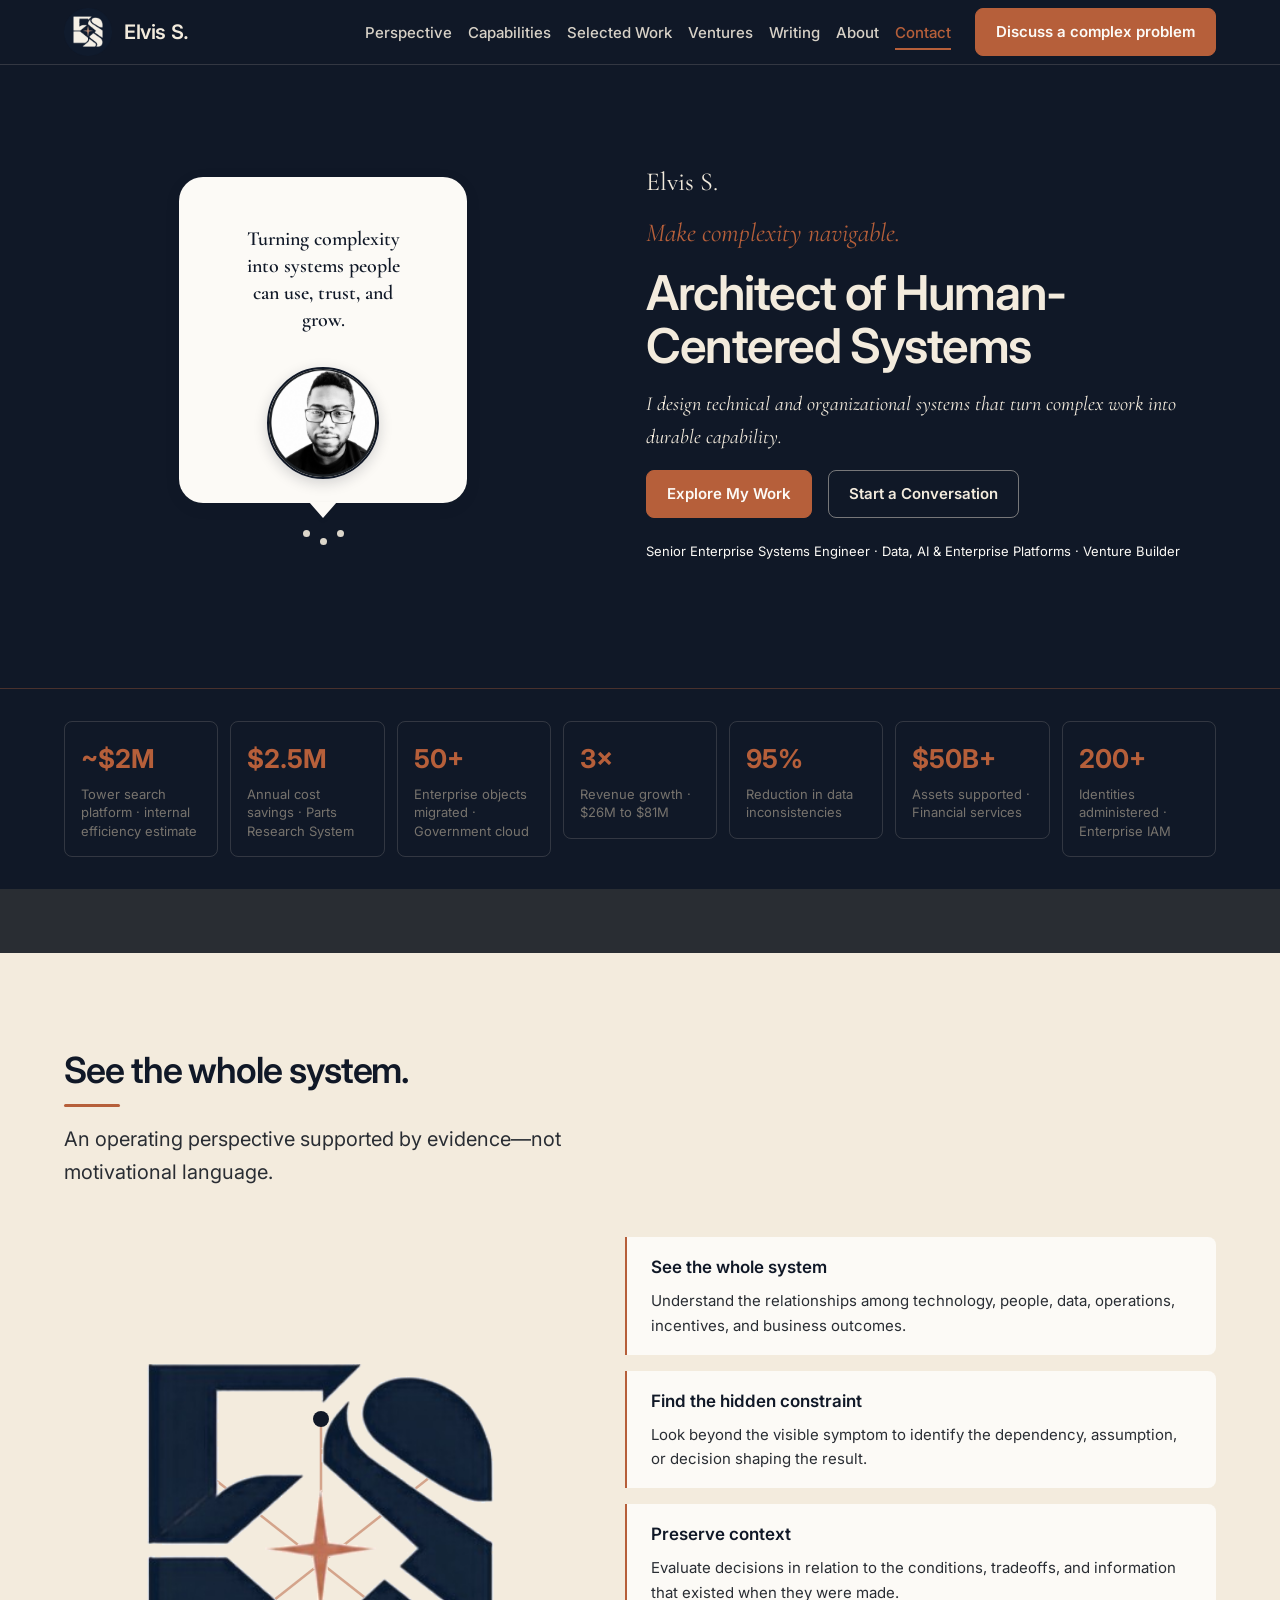
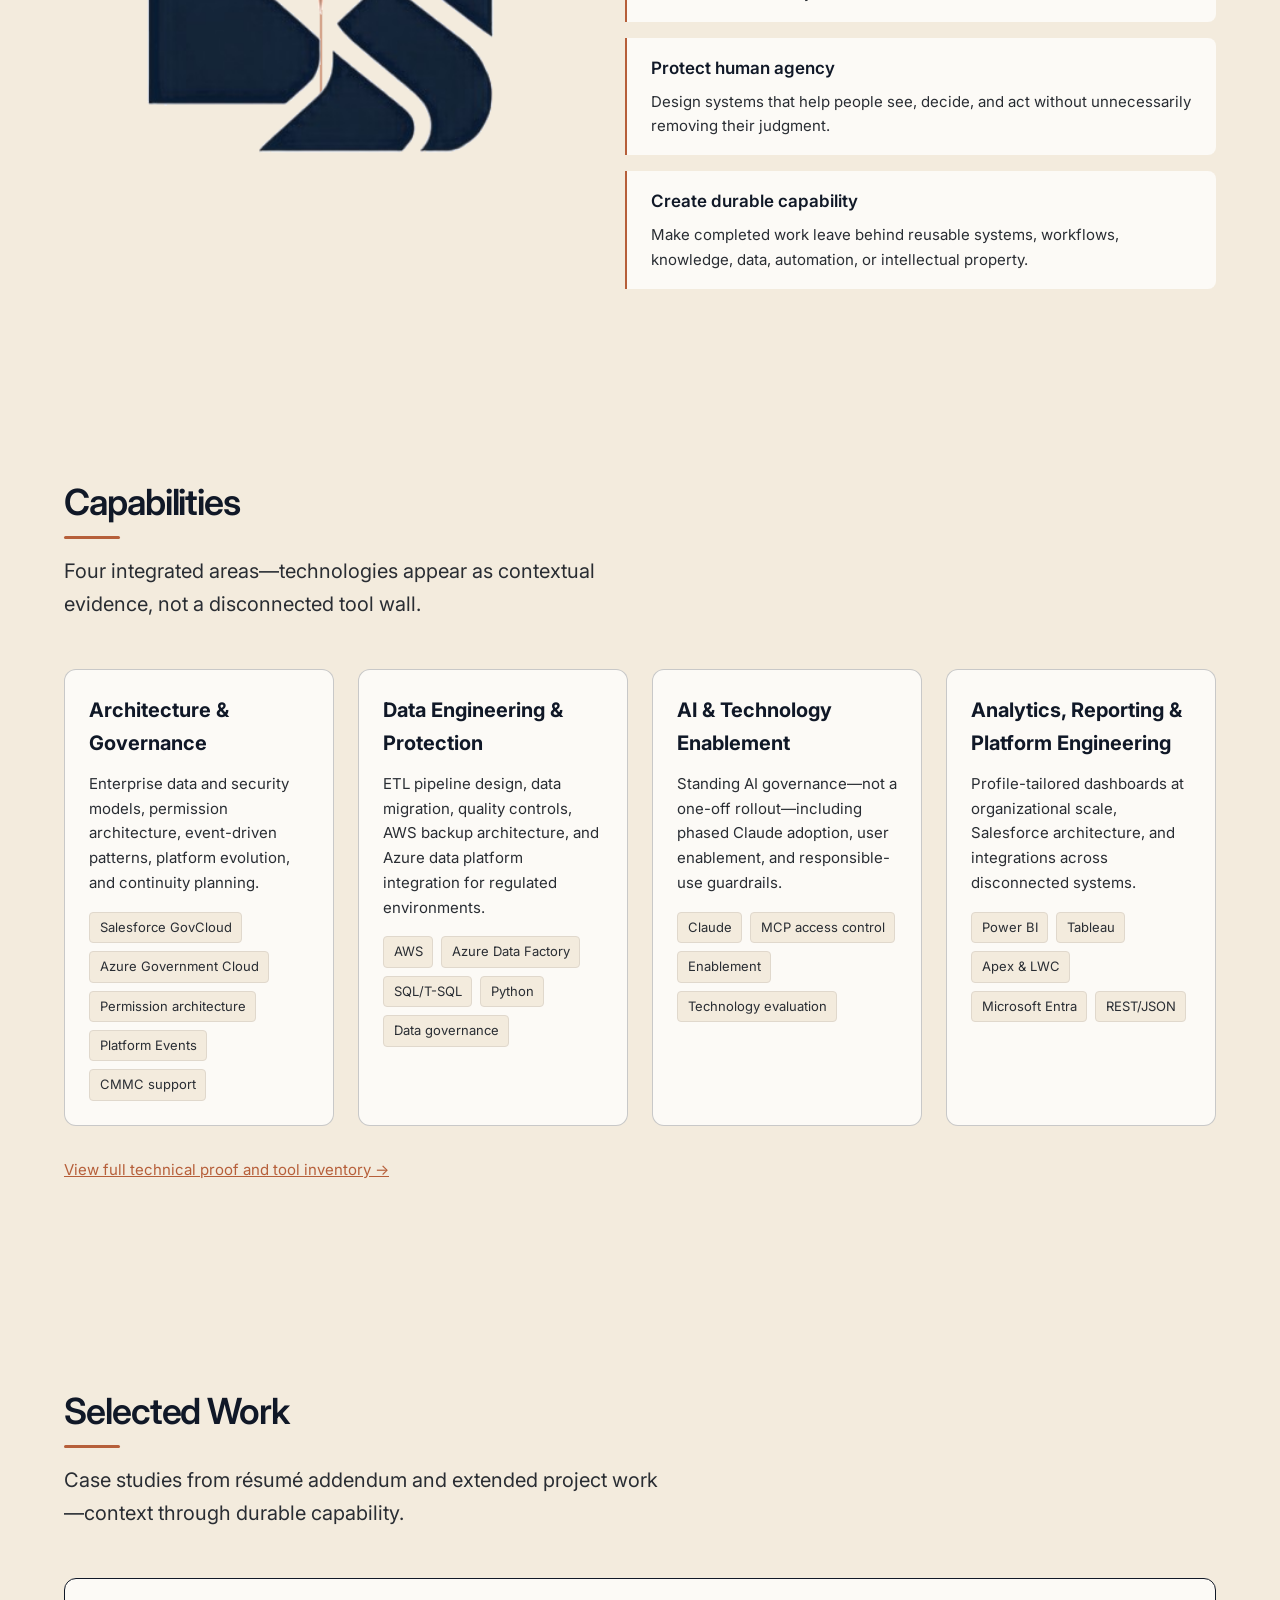
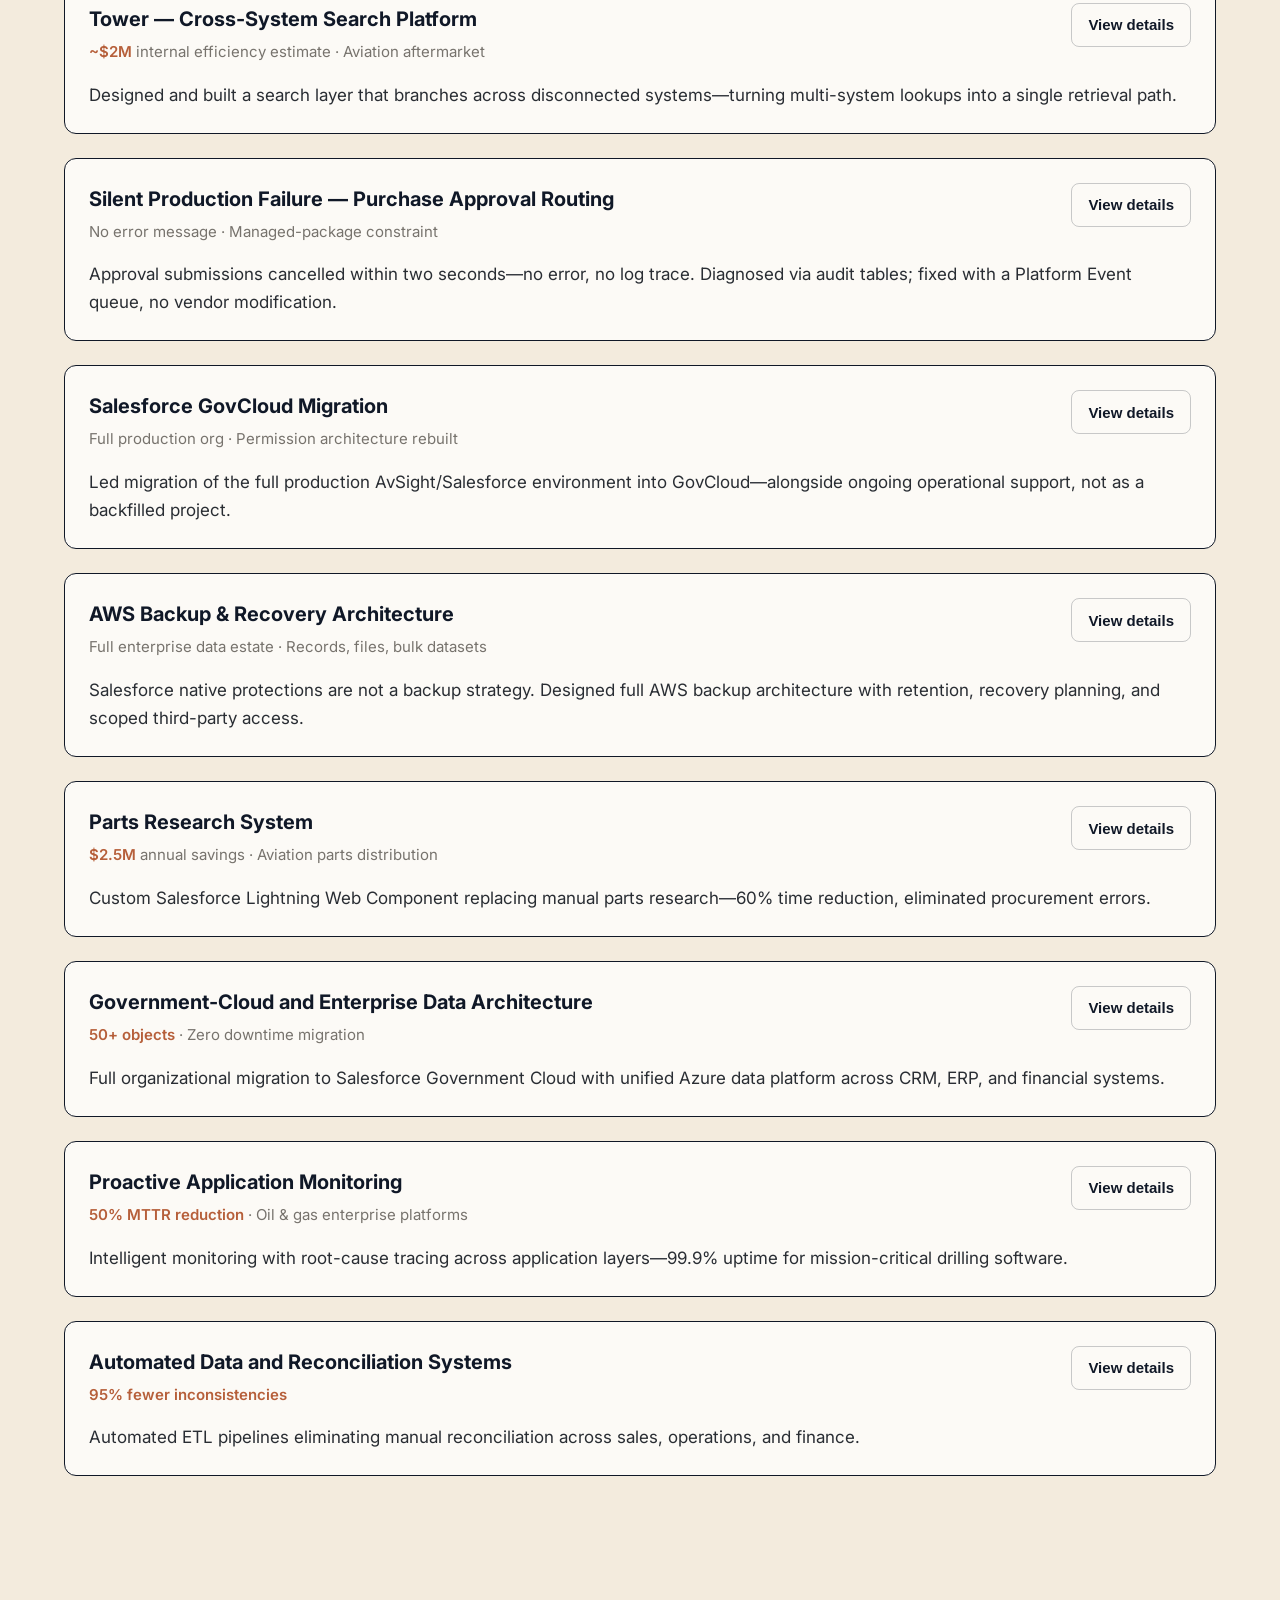
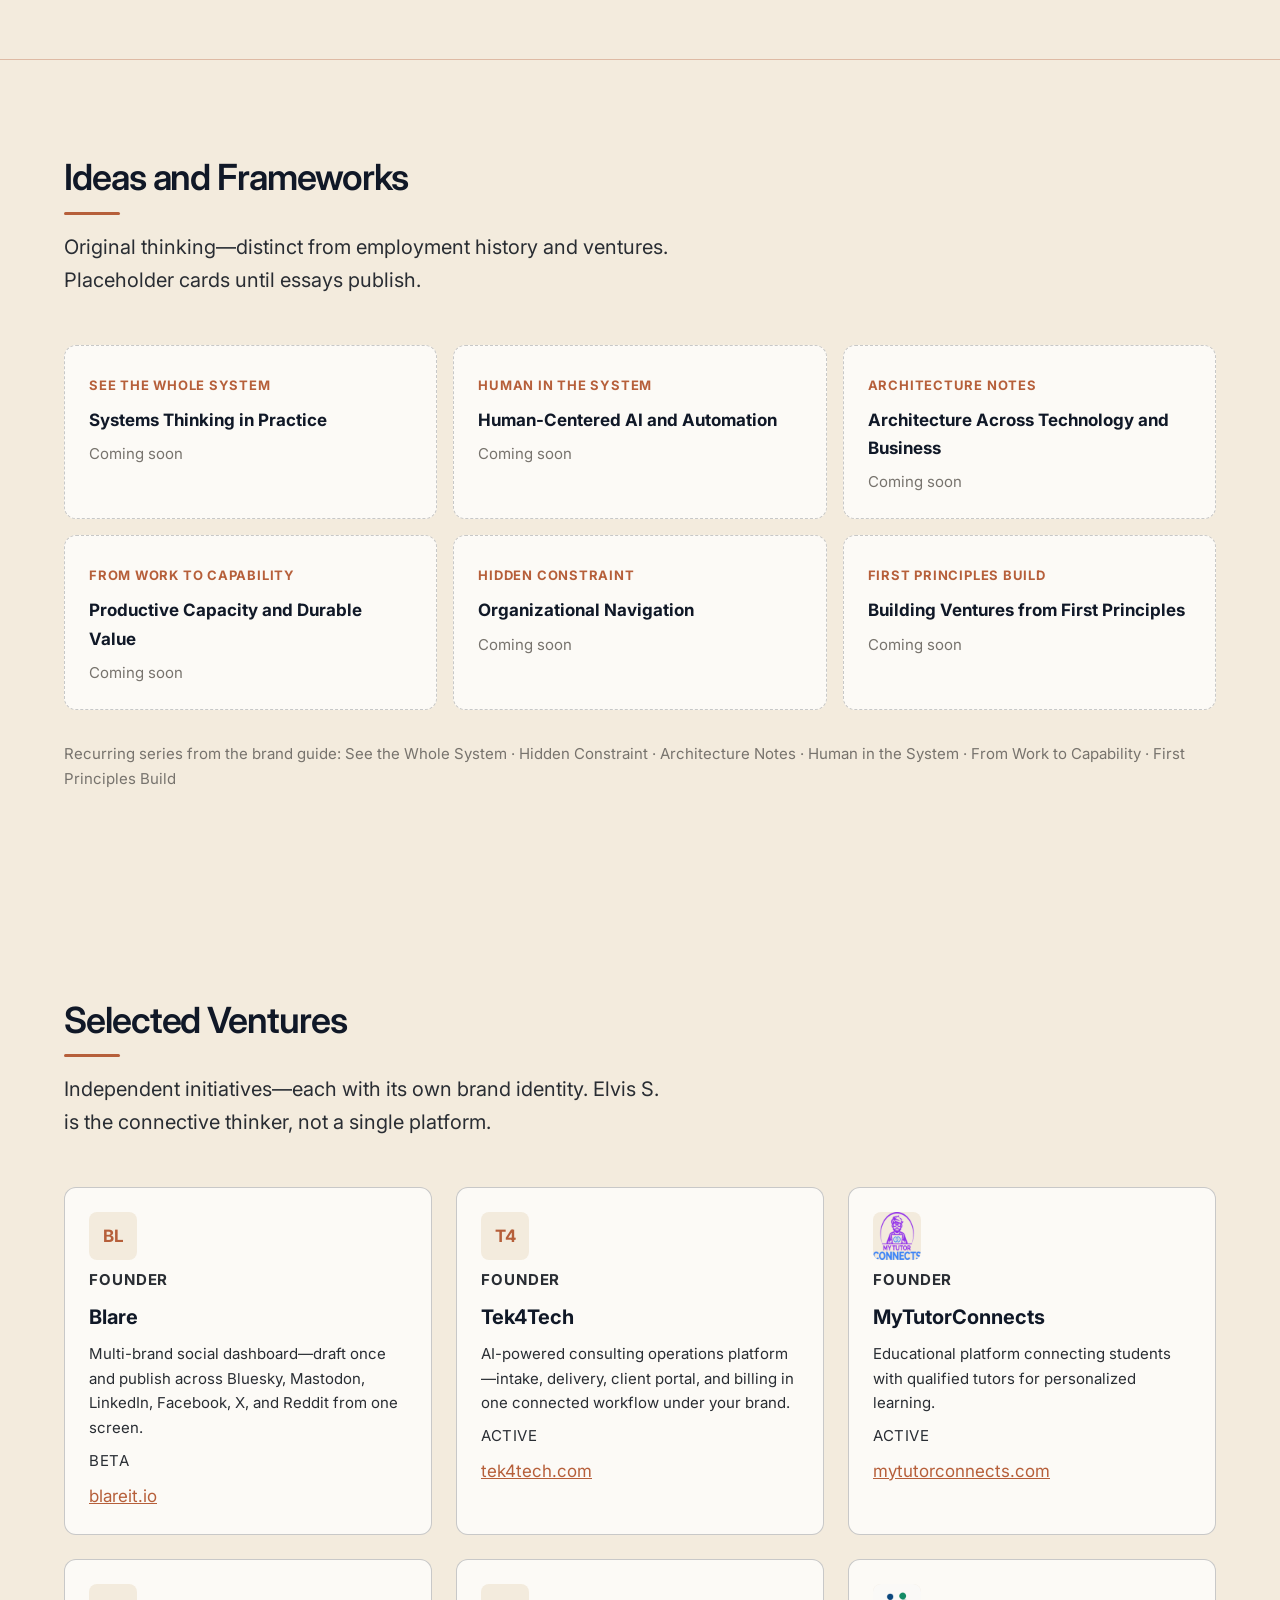
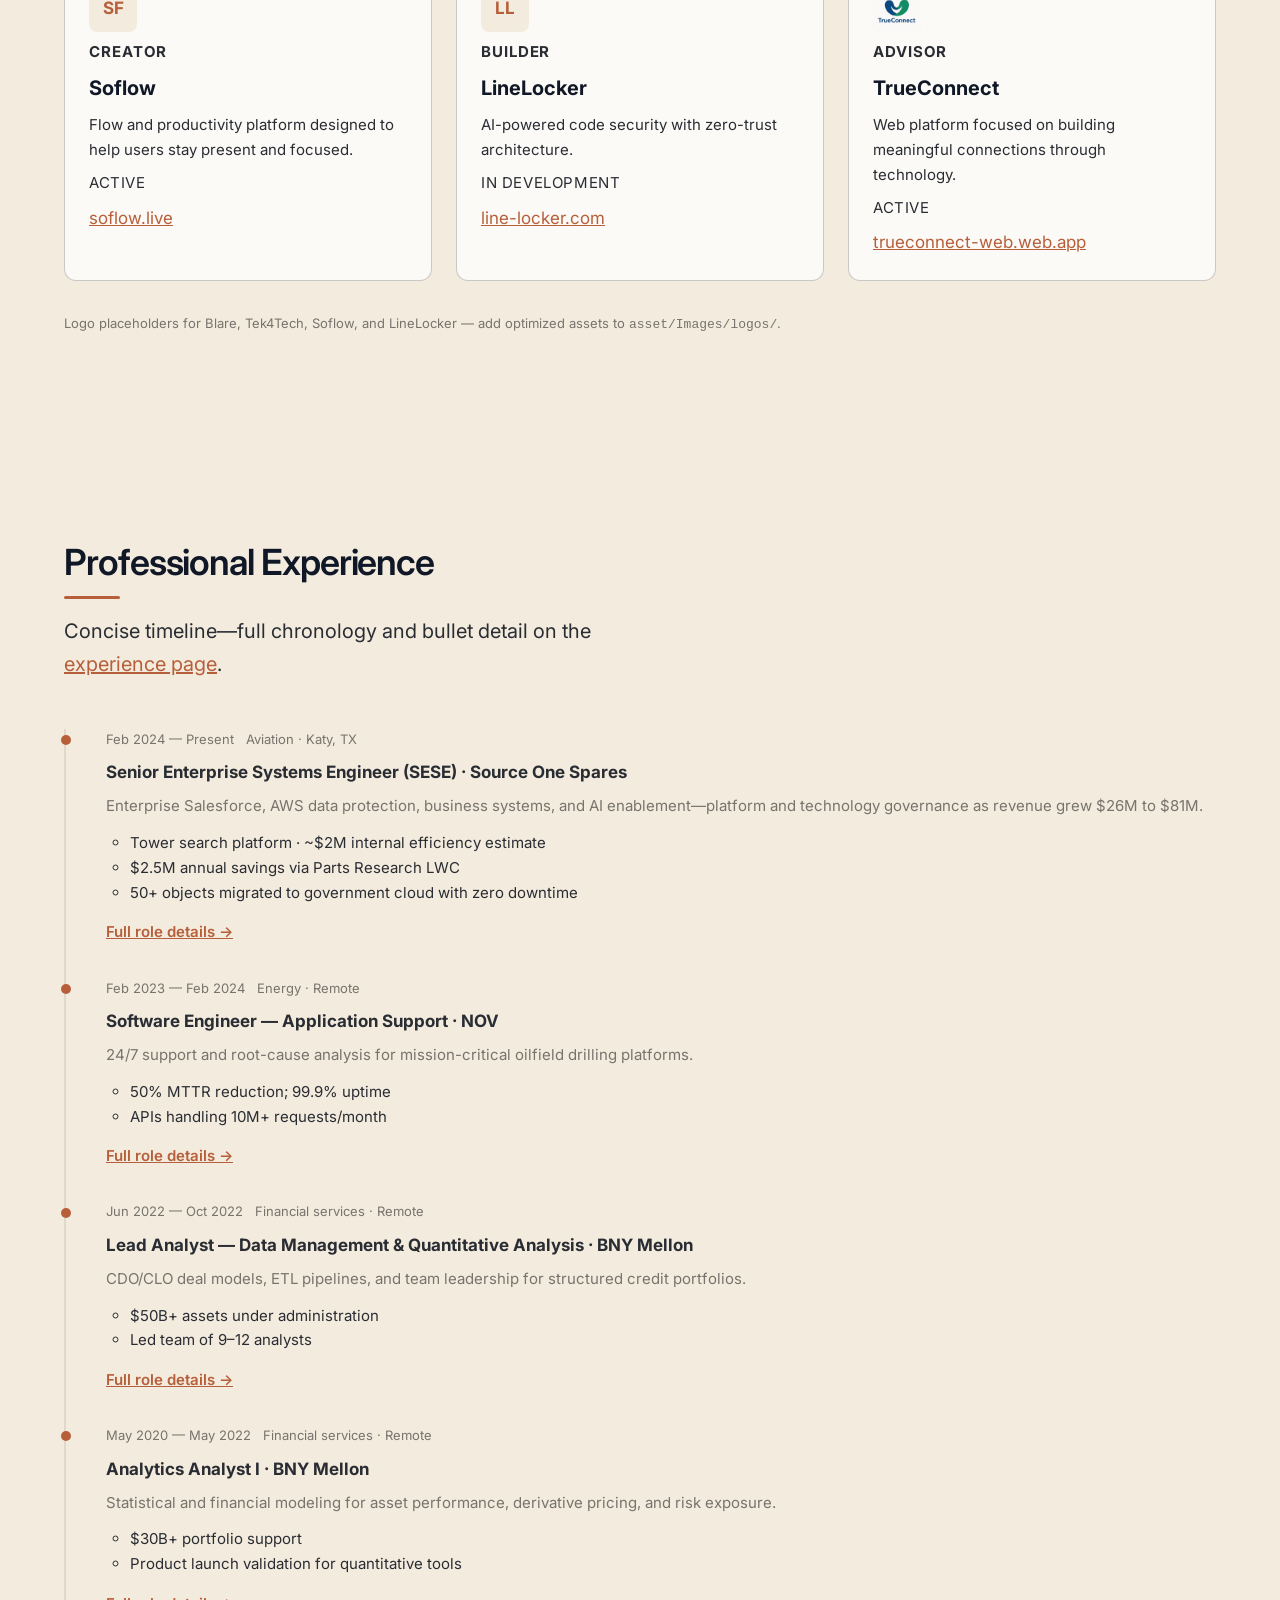
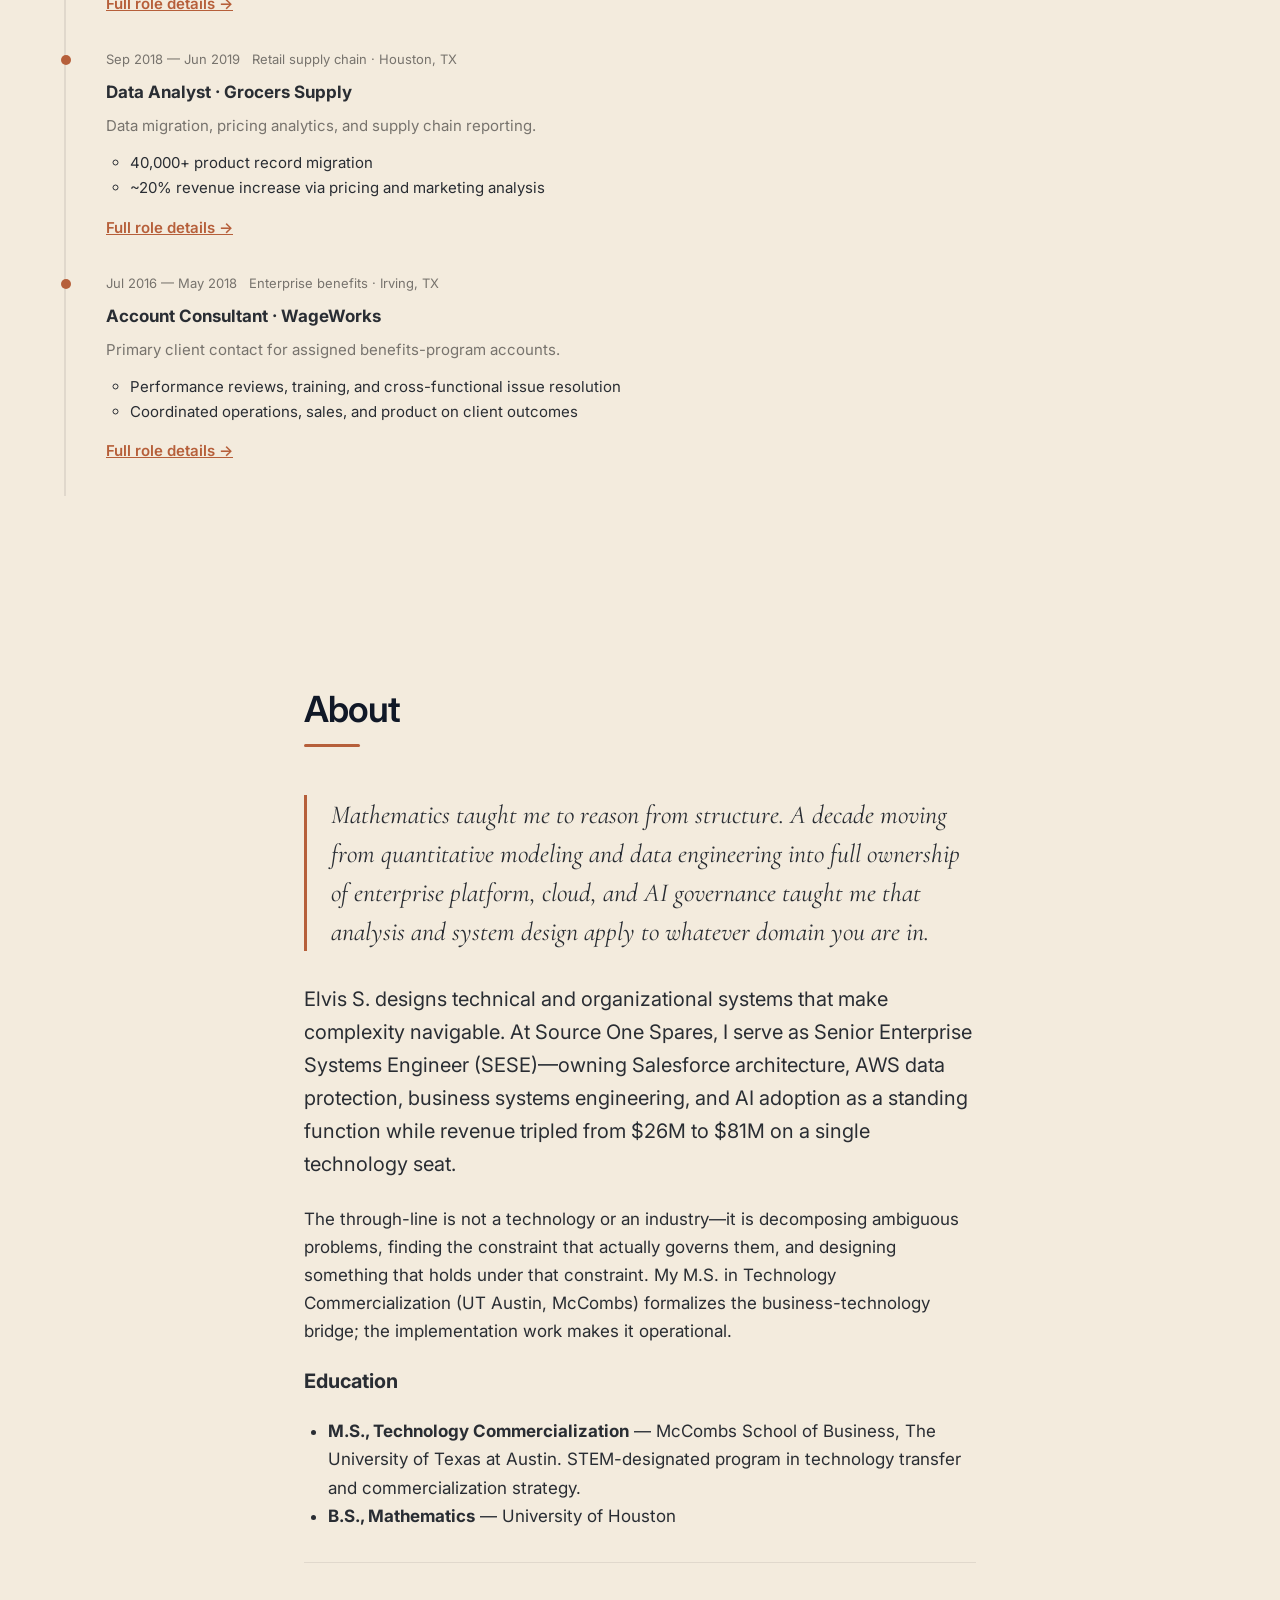
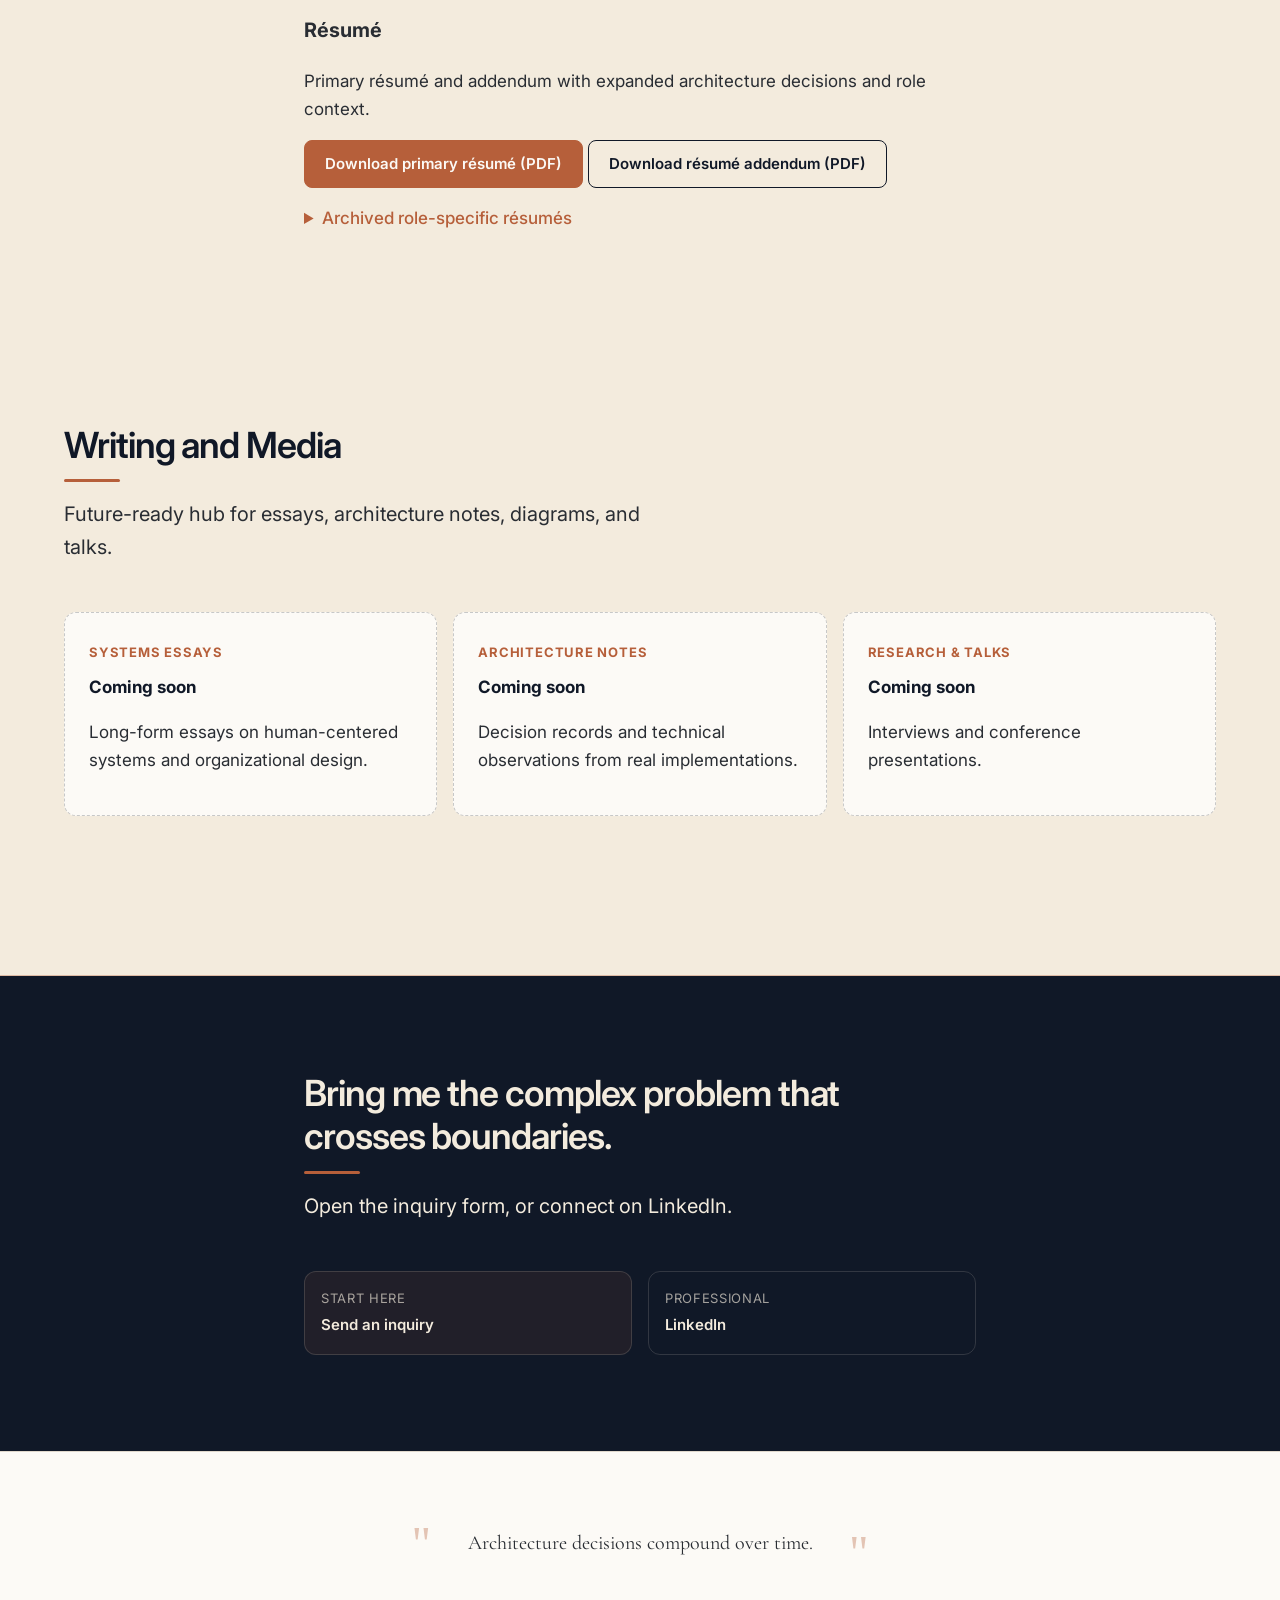
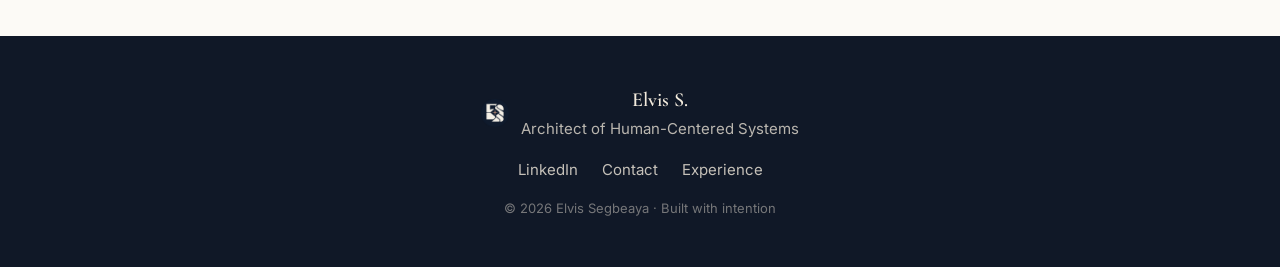
<file: index.html>
<!DOCTYPE html>
<html lang="en">
<head>
  <meta charset="UTF-8">
  <meta name="viewport" content="width=device-width, initial-scale=1.0">
  <meta name="description" content="Elvis S. — Principal Architect for data, AI, and enterprise platforms. Systems thinker designing Salesforce, AWS, and AI governance systems that turn complex work into durable capability.">
  <meta name="author" content="Elvis Segbeaya">
  <link rel="canonical" href="https://elviscarter.github.io/Elvis_ProfessionalPage/">
  <title>Elvis S. | Architect of Human-Centered Systems</title>

  <meta property="og:type" content="website">
  <meta property="og:url" content="https://elviscarter.github.io/Elvis_ProfessionalPage/">
  <meta property="og:title" content="Elvis S. | Architect of Human-Centered Systems">
  <meta property="og:description" content="Elvis S. is a systems thinker, solutions architect, and venture builder designing technical and organizational systems that turn complex work into durable capability.">
  <meta property="og:image" content="https://elviscarter.github.io/Elvis_ProfessionalPage/asset/Images/brand/logo-lockup-stacked.png">

  <meta name="twitter:card" content="summary_large_image">
  <meta name="twitter:title" content="Elvis S. | Architect of Human-Centered Systems">
  <meta name="twitter:description" content="Turning complexity into systems people can use, trust, and grow.">
  <meta name="twitter:image" content="https://elviscarter.github.io/Elvis_ProfessionalPage/asset/Images/brand/logo-lockup-stacked.png">

  <link rel="icon" href="asset/Images/brand/logo-icon-app.png" type="image/png">
  <link rel="apple-touch-icon" href="asset/Images/brand/logo-icon-app.png">
  <link rel="preconnect" href="https://fonts.googleapis.com">
  <link rel="preconnect" href="https://fonts.gstatic.com" crossorigin>
  <link href="https://fonts.googleapis.com/css2?family=Cormorant+Garamond:ital,wght@0,400;0,600;1,400&family=Inter:wght@400;500;600;700&display=swap" rel="stylesheet">
  <link href="css/styles.css" rel="stylesheet">
  <noscript>
    <style>
      .section-reveal, .reveal-stagger > *, .reveal-stagger > *.is-visible, .hero-enter { opacity: 1 !important; transform: none !important; }
      .case-study-panel { max-height: none !important; opacity: 1 !important; margin-top: 1.5rem; padding-top: 1.5rem; border-top: 1px solid #e3ddd2; }
      .pathway-line { stroke-dashoffset: 0 !important; }
      .pathway-hub, .pathway-node, .diagram-node { opacity: 1 !important; }
      .perspective-brand-mark { opacity: 1 !important; transform: none !important; }
      .scroll-progress { display: none; }
    </style>
  </noscript>

  <script type="application/ld+json">
  {
    "@context": "https://schema.org",
    "@graph": [
      {
        "@type": "WebSite",
        "@id": "https://elviscarter.github.io/Elvis_ProfessionalPage/#website",
        "url": "https://elviscarter.github.io/Elvis_ProfessionalPage/",
        "name": "Elvis S. — Architect of Human-Centered Systems",
        "description": "Personal authority platform for systems thinking, architecture, and venture building.",
        "author": { "@id": "https://elviscarter.github.io/Elvis_ProfessionalPage/#person" }
      },
      {
        "@type": "Person",
        "@id": "https://elviscarter.github.io/Elvis_ProfessionalPage/#person",
        "name": "Elvis Segbeaya",
        "alternateName": "Elvis S.",
        "jobTitle": ["Architect of Human-Centered Systems", "Senior Enterprise Systems Engineer", "Principal Architect — Data, AI & Enterprise Platforms", "Venture Builder"],
        "url": "https://elviscarter.github.io/Elvis_ProfessionalPage/",
        "sameAs": ["https://www.linkedin.com/in/uniquely-elvis/"],
        "knowsAbout": ["Enterprise Data Architecture", "Salesforce Platform Architecture", "AI Governance", "Cloud Data Protection", "Technology Commercialization", "Systems Architecture"]
      },
      {
        "@type": "ProfilePage",
        "@id": "https://elviscarter.github.io/Elvis_ProfessionalPage/#profilepage",
        "url": "https://elviscarter.github.io/Elvis_ProfessionalPage/",
        "mainEntity": { "@id": "https://elviscarter.github.io/Elvis_ProfessionalPage/#person" }
      }
    ]
  }
  </script>
</head>
<body>
  <div class="scroll-progress" aria-hidden="true"><span class="scroll-progress-bar"></span></div>
  <a class="skip-link" href="#main-content">Skip to content</a>

  <header class="site-header" data-header>
    <div class="container header-inner">
      <a href="index.html#hero" class="brand-lockup brand-lockup-horizontal" aria-label="Elvis S. home">
        <img src="asset/Images/brand/logo-icon-circle.png" alt="" class="brand-mark-img" width="48" height="48" decoding="async">
        <span class="brand-name">Elvis S.</span>
      </a>

      <button type="button" class="nav-toggle" aria-expanded="false" aria-controls="site-nav" aria-label="Open menu">
        <span class="nav-toggle-bar"></span>
        <span class="nav-toggle-bar"></span>
        <span class="nav-toggle-bar"></span>
      </button>

      <nav id="site-nav" class="site-nav" aria-label="Main navigation">
        <ul class="nav-list">
          <li><a href="index.html#perspective">Perspective</a></li>
          <li><a href="index.html#capabilities">Capabilities</a></li>
          <li><a href="index.html#selected-work">Selected Work</a></li>
          <li><a href="index.html#ventures">Ventures</a></li>
          <li><a href="index.html#writing">Writing</a></li>
          <li><a href="index.html#about">About</a></li>
          <li><a href="index.html#contact">Contact</a></li>
        </ul>
        <a href="index.html#contact" class="btn btn-primary btn-nav" data-track="cta_nav" data-track-label="discuss_complex_problem">Discuss a complex problem</a>
      </nav>
    </div>
  </header>

  <main id="main-content">

    <!-- HERO -->
    <section class="hero" id="hero" aria-labelledby="hero-title">
      <div class="hero-grid container">
        <div class="hero-visual">
          <svg class="hero-pathways" viewBox="0 0 300 300" fill="none" aria-hidden="true" focusable="false">
            <circle class="pathway-hub" cx="150" cy="158" r="5"/>
            <path class="pathway-line" pathLength="1" d="M150 158 L72 88"/>
            <path class="pathway-line" pathLength="1" d="M150 158 L228 88"/>
            <path class="pathway-line" pathLength="1" d="M150 158 L52 168"/>
            <path class="pathway-line" pathLength="1" d="M150 158 L248 168"/>
            <path class="pathway-line" pathLength="1" d="M150 158 L150 248"/>
            <path class="pathway-line" pathLength="1" d="M150 158 L92 238"/>
            <path class="pathway-line" pathLength="1" d="M150 158 L208 238"/>
            <circle class="pathway-node" cx="72" cy="88" r="3"/>
            <circle class="pathway-node" cx="228" cy="88" r="3"/>
            <circle class="pathway-node" cx="52" cy="168" r="3"/>
            <circle class="pathway-node" cx="248" cy="168" r="3"/>
            <circle class="pathway-node" cx="150" cy="248" r="3"/>
            <circle class="pathway-node" cx="92" cy="238" r="3"/>
            <circle class="pathway-node" cx="208" cy="238" r="3"/>
          </svg>
          <div class="profile-animation hero-enter" data-enter="1" id="profile-animation">
            <div class="thought-bubble-stack">
              <div class="thought-bubble-container">
                <blockquote class="thought-bubble-content">
                  <p class="thought-principle">Turning complexity into systems people can use, trust, and grow.</p>
                </blockquote>
                <img src="asset/Images/profilePic_linke.png" alt="Portrait of Elvis Segbeaya" class="profile-image" width="128" height="128" loading="eager" decoding="async">
              </div>
              <span class="thought-bubble-tail" aria-hidden="true"></span>
              <div class="thought-bubble-dots" aria-hidden="true">
                <span class="thought-dot"></span>
                <span class="thought-dot thought-dot-center"></span>
                <span class="thought-dot"></span>
              </div>
            </div>
          </div>
        </div>
        <div class="hero-copy">
          <p class="hero-eyebrow hero-enter" data-enter="2">Elvis S.</p>
          <p class="hero-north-star editorial hero-enter" data-enter="3">Make complexity navigable.</p>
          <h1 id="hero-title" class="hero-title hero-enter" data-enter="4">Architect of Human-Centered Systems</h1>
          <p class="hero-lead editorial hero-enter" data-enter="5">I design technical and organizational systems that turn complex work into durable capability.</p>
          <div class="hero-actions hero-enter" data-enter="6">
            <a href="#selected-work" class="btn btn-primary" data-track="cta_hero" data-track-label="explore_work">Explore My Work</a>
            <a href="#contact" class="btn btn-secondary" data-track="cta_hero" data-track-label="start_conversation">Start a Conversation</a>
          </div>
          <p class="hero-supporting hero-enter" data-enter="7">Senior Enterprise Systems Engineer · Data, AI &amp; Enterprise Platforms · Venture Builder</p>
        </div>
      </div>
    </section>

    <div class="section-bridge section-bridge--navy-graphite" aria-hidden="true"></div>

    <!-- PROOF STRIP -->
    <section class="proof-strip section-reveal" id="proof" aria-label="Documented outcomes">
      <div class="container">
        <ul class="proof-list reveal-stagger">
          <li><a href="#case-tower" class="proof-item"><span class="proof-value">~$2M</span><span class="proof-desc">Tower search platform · internal efficiency estimate</span></a></li>
          <li><a href="#case-parts-research" class="proof-item"><span class="proof-value">$2.5M</span><span class="proof-desc">Annual cost savings · Parts Research System</span></a></li>
          <li><a href="#case-cloud-migration" class="proof-item"><span class="proof-value">50+</span><span class="proof-desc">Enterprise objects migrated · Government cloud</span></a></li>
          <li><a href="#experience" class="proof-item"><span class="proof-value">3×</span><span class="proof-desc">Revenue growth · $26M to $81M</span></a></li>
          <li><a href="#case-etl" class="proof-item"><span class="proof-value">95%</span><span class="proof-desc">Reduction in data inconsistencies</span></a></li>
          <li><a href="#experience" class="proof-item"><span class="proof-value">$50B+</span><span class="proof-desc">Assets supported · Financial services</span></a></li>
          <li><a href="#case-cloud-migration" class="proof-item"><span class="proof-value">200+</span><span class="proof-desc">Identities administered · Enterprise IAM</span></a></li>
        </ul>
      </div>
    </section>

    <div class="section-bridge section-bridge--graphite-ivory" aria-hidden="true"></div>

    <!-- PERSPECTIVE -->
    <section class="section section-light section-reveal" id="perspective" aria-labelledby="perspective-title">
      <div class="container">
        <header class="section-header">
          <h2 id="perspective-title" class="section-title">See the whole system.</h2>
          <p class="section-lead">An operating perspective supported by evidence—not motivational language.</p>
        </header>
        <div class="perspective-model reveal-stagger">
          <div class="perspective-mark-wrap" aria-hidden="true">
            <svg class="perspective-diagram diagram-draw" viewBox="0 0 240 240" fill="none" aria-hidden="true" focusable="false">
              <path class="diagram-line" pathLength="1" d="M120 120 V48"/>
              <path class="diagram-line" pathLength="1" d="M120 120 L186 68"/>
              <path class="diagram-line" pathLength="1" d="M120 120 L186 172"/>
              <path class="diagram-line" pathLength="1" d="M120 120 V192"/>
              <path class="diagram-line" pathLength="1" d="M120 120 L54 172"/>
              <path class="diagram-line" pathLength="1" d="M120 120 L54 68"/>
              <circle class="diagram-node" cx="120" cy="48" r="4"/>
              <circle class="diagram-node" cx="186" cy="68" r="4"/>
              <circle class="diagram-node" cx="186" cy="172" r="4"/>
              <circle class="diagram-node" cx="120" cy="192" r="4"/>
              <circle class="diagram-node" cx="54" cy="172" r="4"/>
              <circle class="diagram-node" cx="54" cy="68" r="4"/>
            </svg>
            <img src="asset/Images/brand/logo-mark-transparent.png" alt="" class="perspective-brand-mark" width="300" height="300" loading="lazy" decoding="async">
          </div>
          <ol class="perspective-principles">
            <li class="principle-card" data-principle="1">
              <h3>See the whole system</h3>
              <p>Understand the relationships among technology, people, data, operations, incentives, and business outcomes.</p>
            </li>
            <li class="principle-card" data-principle="2">
              <h3>Find the hidden constraint</h3>
              <p>Look beyond the visible symptom to identify the dependency, assumption, or decision shaping the result.</p>
            </li>
            <li class="principle-card" data-principle="3">
              <h3>Preserve context</h3>
              <p>Evaluate decisions in relation to the conditions, tradeoffs, and information that existed when they were made.</p>
            </li>
            <li class="principle-card" data-principle="4">
              <h3>Protect human agency</h3>
              <p>Design systems that help people see, decide, and act without unnecessarily removing their judgment.</p>
            </li>
            <li class="principle-card" data-principle="5">
              <h3>Create durable capability</h3>
              <p>Make completed work leave behind reusable systems, workflows, knowledge, data, automation, or intellectual property.</p>
            </li>
          </ol>
        </div>
      </div>
    </section>

    <!-- CAPABILITIES -->
    <section class="section section-ivory section-reveal" id="capabilities" aria-labelledby="capabilities-title">
      <div class="container">
        <header class="section-header">
          <h2 id="capabilities-title" class="section-title">Capabilities</h2>
          <p class="section-lead">Four integrated areas—technologies appear as contextual evidence, not a disconnected tool wall.</p>
        </header>
        <div class="capability-grid reveal-stagger">
          <article class="capability-card">
            <h3>Architecture &amp; Governance</h3>
            <p>Enterprise data and security models, permission architecture, event-driven patterns, platform evolution, and continuity planning.</p>
            <ul class="tag-list" aria-label="Related technologies">
              <li>Salesforce GovCloud</li><li>Azure Government Cloud</li><li>Permission architecture</li><li>Platform Events</li><li>CMMC support</li>
            </ul>
          </article>
          <article class="capability-card">
            <h3>Data Engineering &amp; Protection</h3>
            <p>ETL pipeline design, data migration, quality controls, AWS backup architecture, and Azure data platform integration for regulated environments.</p>
            <ul class="tag-list"><li>AWS</li><li>Azure Data Factory</li><li>SQL/T-SQL</li><li>Python</li><li>Data governance</li></ul>
          </article>
          <article class="capability-card">
            <h3>AI &amp; Technology Enablement</h3>
            <p>Standing AI governance—not a one-off rollout—including phased Claude adoption, user enablement, and responsible-use guardrails.</p>
            <ul class="tag-list"><li>Claude</li><li>MCP access control</li><li>Enablement</li><li>Technology evaluation</li></ul>
          </article>
          <article class="capability-card">
            <h3>Analytics, Reporting &amp; Platform Engineering</h3>
            <p>Profile-tailored dashboards at organizational scale, Salesforce architecture, and integrations across disconnected systems.</p>
            <ul class="tag-list"><li>Power BI</li><li>Tableau</li><li>Apex &amp; LWC</li><li>Microsoft Entra</li><li>REST/JSON</li></ul>
          </article>
        </div>
        <p class="section-note"><a href="experience.html#technical-proof">View full technical proof and tool inventory →</a></p>
      </div>
    </section>

    <!-- SELECTED WORK -->
    <section class="section section-light section-reveal" id="selected-work" aria-labelledby="selected-work-title">
      <div class="container">
        <header class="section-header">
          <h2 id="selected-work-title" class="section-title">Selected Work</h2>
          <p class="section-lead">Case studies from résumé addendum and extended project work—context through durable capability.</p>
        </header>

        <div class="case-studies reveal-stagger">

        <article class="case-study" id="case-tower">
          <header class="case-study-header">
            <div><h3>Tower — Cross-System Search Platform</h3><p class="case-study-sub"><span class="case-metric">~$2M</span> internal efficiency estimate · Aviation aftermarket</p></div>
            <button type="button" class="case-study-toggle btn btn-ghost" aria-expanded="false" aria-controls="case-tower-panel">View details</button>
          </header>
          <div class="case-study-summary">
            <p>Designed and built a search layer that branches across disconnected systems—turning multi-system lookups into a single retrieval path.</p>
          </div>
          <div id="case-tower-panel" class="case-study-panel" aria-hidden="true">
            <dl class="case-flow">
              <div><dt>Context</dt><dd>Answering one business question required touching several disconnected systems—paid many times a day across the company.</dd></div>
              <div><dt>Hidden constraint</dt><dd>The data existed; the time cost of cross-system lookup was the recurring tax on operations.</dd></div>
              <div><dt>Architectural decision</dt><dd>Build Tower as a connecting search layer, iterating as usage patterns clarified what people actually looked for.</dd></div>
              <div><dt>Human consideration</dt><dd>Each profile type decides on different information—retrieval had to match role-specific decision needs.</dd></div>
              <div><dt>Implementation</dt><dd>Custom platform connecting Salesforce, ERP, and operational data sources into unified search paths.</dd></div>
              <div><dt>Outcome</dt><dd>Internally estimated at approximately $2M in annual business value from recovered time and efficiency—not an audited financial result.</dd></div>
              <div><dt>Durable capability</dt><dd>A reusable retrieval pattern that compounds as new systems and questions emerge.</dd></div>
            </dl>
            <ul class="tag-list"><li>Salesforce</li><li>Integration design</li><li>Search architecture</li><li>Operational analytics</li></ul>
          </div>
        </article>

        <article class="case-study" id="case-approval-events">
          <header class="case-study-header">
            <div><h3>Silent Production Failure — Purchase Approval Routing</h3><p class="case-study-sub">No error message · Managed-package constraint</p></div>
            <button type="button" class="case-study-toggle btn btn-ghost" aria-expanded="false" aria-controls="case-approval-panel">View details</button>
          </header>
          <div class="case-study-summary">
            <p>Approval submissions cancelled within two seconds—no error, no log trace. Diagnosed via audit tables; fixed with a Platform Event queue, no vendor modification.</p>
          </div>
          <div id="case-approval-panel" class="case-study-panel" aria-hidden="true">
            <dl class="case-flow">
              <div><dt>Context</dt><dd>Automate purchase-order approval routing in Salesforce—presenting as routine configuration.</dd></div>
              <div><dt>Hidden constraint</dt><dd>Conflict with protected background code inside the AvSight managed package—sealed, uninspectable, unmodifiable.</dd></div>
              <div><dt>Approaches rejected</dt><dd>Direct package modification (blocked); alternative platform approach (blocked); time-delay workaround (rejected—would fail silently under real user edits, creating audit exposure).</dd></div>
              <div><dt>Architectural decision</dt><dd>Platform Event queue decoupling submission into a separate, clean transaction—the same event-driven pattern used in payment and order systems.</dd></div>
              <div><dt>Implementation</dt><dd>Declarative solution—no custom code, no vendor changes, scales with transaction volume.</dd></div>
              <div><dt>Outcome</dt><dd>Reliable approval workflow restored; procurement audit integrity preserved.</dd></div>
              <div><dt>Effort ratio</dt><dd>~90% understanding the problem, ~10% building the fix—the inverse of a fast workaround with invisible liability underneath.</dd></div>
            </dl>
            <ul class="tag-list"><li>Salesforce Flow</li><li>Platform Events</li><li>AvSight</li><li>Root-cause analysis</li></ul>
          </div>
        </article>

        <article class="case-study" id="case-govcloud">
          <header class="case-study-header">
            <div><h3>Salesforce GovCloud Migration</h3><p class="case-study-sub">Full production org · Permission architecture rebuilt</p></div>
            <button type="button" class="case-study-toggle btn btn-ghost" aria-expanded="false" aria-controls="case-govcloud-panel">View details</button>
          </header>
          <div class="case-study-summary"><p>Led migration of the full production AvSight/Salesforce environment into GovCloud—alongside ongoing operational support, not as a backfilled project.</p></div>
          <div id="case-govcloud-panel" class="case-study-panel" aria-hidden="true">
            <dl class="case-flow">
              <div><dt>Context</dt><dd>Government and DoD business line requires a compliance-aligned Salesforce environment.</dd></div>
              <div><dt>Hidden constraint</dt><dd>Migration had to run concurrent with daily operations—no dedicated project team or backfill.</dd></div>
              <div><dt>Architectural decision</dt><dd>Rebuild permission architecture rather than copy—correct accumulated drift instead of carrying it forward.</dd></div>
              <div><dt>Implementation</dt><dd>Object and data migration, security model alignment, automation migration, post-cutover validation across affected processes.</dd></div>
              <div><dt>Human consideration</dt><dd>Business continuity during cutover—teams needed uninterrupted access to procurement and operations workflows.</dd></div>
              <div><dt>Outcome</dt><dd>Compliance-aligned production environment; contributed to CMMC certification through implementation and gap remediation.</dd></div>
              <div><dt>Durable capability</dt><dd>Corrected security model and migration playbook for future compliance requirements.</dd></div>
            </dl>
            <ul class="tag-list"><li>Salesforce GovCloud</li><li>Permission sets</li><li>CMMC</li><li>Data migration</li></ul>
          </div>
        </article>

        <article class="case-study" id="case-aws-backup">
          <header class="case-study-header">
            <div><h3>AWS Backup &amp; Recovery Architecture</h3><p class="case-study-sub">Full enterprise data estate · Records, files, bulk datasets</p></div>
            <button type="button" class="case-study-toggle btn btn-ghost" aria-expanded="false" aria-controls="case-aws-panel">View details</button>
          </header>
          <div class="case-study-summary"><p>Salesforce native protections are not a backup strategy. Designed full AWS backup architecture with retention, recovery planning, and scoped third-party access.</p></div>
          <div id="case-aws-panel" class="case-study-panel" aria-hidden="true">
            <dl class="case-flow">
              <div><dt>Context</dt><dd>Enterprise data estate spanning standard records, binary files, and bulk datasets—the categories most often omitted from nominal backups.</dd></div>
              <div><dt>Hidden constraint</dt><dd>A backup with no tested recovery path is a filing system, not protection.</dd></div>
              <div><dt>Architectural decision</dt><dd>Design retention model, data protection strategy, and recovery planning as one integrated system on AWS.</dd></div>
              <div><dt>Implementation</dt><dd>Supporting infrastructure for reliable unattended operation; dedicated integration users with limited-permission external access.</dd></div>
              <div><dt>Outcome</dt><dd>Recoverable backup coverage across the full data estate—not just standard Salesforce objects.</dd></div>
              <div><dt>Durable capability</dt><dd>Tested recovery path and retention model that survives personnel and vendor changes.</dd></div>
            </dl>
            <ul class="tag-list"><li>AWS</li><li>Data protection</li><li>Retention &amp; recovery</li><li>Integration security</li></ul>
          </div>
        </article>

        <article class="case-study" id="case-parts-research">
          <header class="case-study-header">
            <div><h3>Parts Research System</h3><p class="case-study-sub"><span class="case-metric">$2.5M</span> annual savings · Aviation parts distribution</p></div>
            <button type="button" class="case-study-toggle btn btn-ghost" aria-expanded="false" aria-controls="case-parts-panel">View details</button>
          </header>
          <div class="case-study-summary">
            <p>Custom Salesforce Lightning Web Component replacing manual parts research—60% time reduction, eliminated procurement errors.</p>
          </div>
          <div id="case-parts-panel" class="case-study-panel" aria-hidden="true">
            <dl class="case-flow">
              <div><dt>Context</dt><dd>Manual, error-prone parts research across complex aviation catalogs.</dd></div>
              <div><dt>Hidden constraint</dt><dd>Off-the-shelf tools could not match domain-specific procurement workflows.</dd></div>
              <div><dt>Architectural decision</dt><dd>Custom LWC integrated with CRM and ERP data flows.</dd></div>
              <div><dt>Human consideration</dt><dd>Preserved specialist judgment on edge cases while automating routine research.</dd></div>
              <div><dt>Implementation</dt><dd>Salesforce LWC, Apex, REST APIs—deployed within existing government-cloud environment.</dd></div>
              <div><dt>Outcome</dt><dd>$2.5M annual cost savings; 60% reduction in research time.</dd></div>
              <div><dt>Durable capability</dt><dd>Embedded research pattern that compounds operational knowledge daily.</dd></div>
            </dl>
            <ul class="tag-list"><li>Salesforce</li><li>LWC</li><li>JavaScript</li><li>Apex</li></ul>
          </div>
        </article>

        <article class="case-study" id="case-cloud-migration">
          <header class="case-study-header">
            <div><h3>Government-Cloud and Enterprise Data Architecture</h3><p class="case-study-sub"><span class="case-metric">50+ objects</span> · Zero downtime migration</p></div>
            <button type="button" class="case-study-toggle btn btn-ghost" aria-expanded="false" aria-controls="case-cloud-panel">View details</button>
          </header>
          <div class="case-study-summary"><p>Full organizational migration to Salesforce Government Cloud with unified Azure data platform across CRM, ERP, and financial systems.</p></div>
          <div id="case-cloud-panel" class="case-study-panel" aria-hidden="true">
            <dl class="case-flow">
              <div><dt>Context</dt><dd>FedRAMP/ITAR compliance required without disrupting aviation operations.</dd></div>
              <div><dt>Hidden constraint</dt><dd>Three siloed systems produced conflicting reports and reconciliation delays.</dd></div>
              <div><dt>Architectural decision</dt><dd>Unified data model with zero-downtime migration and centralized IAM for 200+ users.</dd></div>
              <div><dt>Human consideration</dt><dd>Business continuity during migration—teams needed same-day operational access.</dd></div>
              <div><dt>Implementation</dt><dd>Azure platform, Salesforce Government Cloud, Accounting Seed, AvSight ERP integration.</dd></div>
              <div><dt>Outcome</dt><dd>Zero data loss; 40% infrastructure cost reduction; passed security audits.</dd></div>
              <div><dt>Durable capability</dt><dd>Single source of truth enabling cross-functional decisions at scale.</dd></div>
            </dl>
            <ul class="tag-list"><li>Azure</li><li>Salesforce Government Cloud</li><li>IAM</li><li>Data Architecture</li></ul>
          </div>
        </article>

        <article class="case-study" id="case-monitoring">
          <header class="case-study-header">
            <div><h3>Proactive Application Monitoring</h3><p class="case-study-sub"><span class="case-metric">50% MTTR reduction</span> · Oil &amp; gas enterprise platforms</p></div>
            <button type="button" class="case-study-toggle btn btn-ghost" aria-expanded="false" aria-controls="case-monitor-panel">View details</button>
          </header>
          <div class="case-study-summary"><p>Intelligent monitoring with root-cause tracing across application layers—99.9% uptime for mission-critical drilling software.</p></div>
          <div id="case-monitor-panel" class="case-study-panel" aria-hidden="true">
            <dl class="case-flow">
              <div><dt>Context</dt><dd>24/7 support for global oilfield equipment and drilling technology platforms.</dd></div>
              <div><dt>Hidden constraint</dt><dd>Reactive support could not trace user impact to infrastructure root causes.</dd></div>
              <div><dt>Architectural decision</dt><dd>Proactive monitoring with structured incident workflows and log analytics.</dd></div>
              <div><dt>Human consideration</dt><dd>Actionable alerts—not noise—for on-call engineers under pressure.</dd></div>
              <div><dt>Implementation</dt><dd>Python, AWS CloudWatch, APM tools, REST APIs handling 10M+ requests/month.</dd></div>
              <div><dt>Outcome</dt><dd>50% MTTR reduction; 99.9% uptime maintained.</dd></div>
              <div><dt>Durable capability</dt><dd>Runbooks and monitoring patterns preserving institutional knowledge.</dd></div>
            </dl>
            <ul class="tag-list"><li>Python</li><li>AWS</li><li>CloudWatch</li><li>DevOps</li></ul>
          </div>
        </article>

        <article class="case-study" id="case-etl">
          <header class="case-study-header">
            <div><h3>Automated Data and Reconciliation Systems</h3><p class="case-study-sub"><span class="case-metric">95% fewer inconsistencies</span></p></div>
            <button type="button" class="case-study-toggle btn btn-ghost" aria-expanded="false" aria-controls="case-etl-panel">View details</button>
          </header>
          <div class="case-study-summary"><p>Automated ETL pipelines eliminating manual reconciliation across sales, operations, and finance.</p></div>
          <div id="case-etl-panel" class="case-study-panel" aria-hidden="true">
            <dl class="case-flow">
              <div><dt>Context</dt><dd>Manual data entry across three enterprise systems created delays and errors.</dd></div>
              <div><dt>Hidden constraint</dt><dd>Reconciliation masked systemic data model misalignment—not a staffing problem.</dd></div>
              <div><dt>Architectural decision</dt><dd>Governed ETL with Azure Data Factory and Python replacing manual flows.</dd></div>
              <div><dt>Human consideration</dt><dd>Teams freed for decisions—automation increased capability without removing accountability.</dd></div>
              <div><dt>Implementation</dt><dd>Azure Data Factory, Python, SQL—real-time cross-system integration.</dd></div>
              <div><dt>Outcome</dt><dd>95% reduction in data inconsistencies; automated financial reconciliation.</dd></div>
              <div><dt>Durable capability</dt><dd>Self-maintaining data flows preserving context across systems.</dd></div>
            </dl>
            <ul class="tag-list"><li>Azure Data Factory</li><li>Python</li><li>ETL</li><li>Data Governance</li></ul>
          </div>
        </article>

        </div>
      </div>
    </section>

    <div class="section-bridge section-bridge--white-ivory" aria-hidden="true"></div>

    <!-- IDEAS -->
    <section class="section section-ivory section-reveal" id="ideas" aria-labelledby="ideas-title">
      <div class="container">
        <header class="section-header">
          <h2 id="ideas-title" class="section-title">Ideas and Frameworks</h2>
          <p class="section-lead">Original thinking—distinct from employment history and ventures. Placeholder cards until essays publish.</p>
        </header>
        <div class="ideas-grid reveal-stagger">
          <article class="idea-card"><span class="idea-series">See the Whole System</span><h3>Systems Thinking in Practice</h3><p class="idea-status">Coming soon</p></article>
          <article class="idea-card"><span class="idea-series">Human in the System</span><h3>Human-Centered AI and Automation</h3><p class="idea-status">Coming soon</p></article>
          <article class="idea-card"><span class="idea-series">Architecture Notes</span><h3>Architecture Across Technology and Business</h3><p class="idea-status">Coming soon</p></article>
          <article class="idea-card"><span class="idea-series">From Work to Capability</span><h3>Productive Capacity and Durable Value</h3><p class="idea-status">Coming soon</p></article>
          <article class="idea-card"><span class="idea-series">Hidden Constraint</span><h3>Organizational Navigation</h3><p class="idea-status">Coming soon</p></article>
          <article class="idea-card"><span class="idea-series">First Principles Build</span><h3>Building Ventures from First Principles</h3><p class="idea-status">Coming soon</p></article>
        </div>
        <p class="section-note">Recurring series from the brand guide: See the Whole System · Hidden Constraint · Architecture Notes · Human in the System · From Work to Capability · First Principles Build</p>
      </div>
    </section>

    <!-- VENTURES -->
    <section class="section section-light section-reveal" id="ventures" aria-labelledby="ventures-title">
      <div class="container">
        <header class="section-header">
          <h2 id="ventures-title" class="section-title">Selected Ventures</h2>
          <p class="section-lead">Independent initiatives—each with its own brand identity. Elvis S. is the connective thinker, not a single platform.</p>
        </header>
        <div class="venture-grid reveal-stagger">
          <article class="venture-card">
            <div class="venture-logo venture-logo-placeholder" aria-hidden="true">BL</div>
            <p class="venture-role">Founder</p>
            <h3>Blare</h3>
            <p>Multi-brand social dashboard—draft once and publish across Bluesky, Mastodon, LinkedIn, Facebook, X, and Reddit from one screen.</p>
            <p class="venture-status">Beta</p>
            <a href="https://www.blareit.io/" target="_blank" rel="noopener noreferrer" data-track="venture_visit" data-track-label="blare">blareit.io</a>
          </article>
          <article class="venture-card">
            <div class="venture-logo venture-logo-placeholder" aria-hidden="true">T4</div>
            <p class="venture-role">Founder</p>
            <h3>Tek4Tech</h3>
            <p>AI-powered consulting operations platform—intake, delivery, client portal, and billing in one connected workflow under your brand.</p>
            <p class="venture-status">Active</p>
            <a href="https://www.tek4tech.com/" target="_blank" rel="noopener noreferrer" data-track="venture_visit" data-track-label="tek4tech">tek4tech.com</a>
          </article>
          <article class="venture-card">
            <div class="venture-logo"><img src="asset/Images/My-Tutor-Connects-png 128.png" alt="" width="48" height="48" loading="lazy"><span class="venture-logo-fallback" aria-hidden="true">MTC</span></div>
            <p class="venture-role">Founder</p>
            <h3>MyTutorConnects</h3>
            <p>Educational platform connecting students with qualified tutors for personalized learning.</p>
            <p class="venture-status">Active</p>
            <a href="https://mytutorconnects.com" target="_blank" rel="noopener noreferrer" data-track="venture_visit" data-track-label="mytutorconnects">mytutorconnects.com</a>
          </article>
          <article class="venture-card">
            <div class="venture-logo venture-logo-placeholder" aria-hidden="true">SF</div>
            <p class="venture-role">Creator</p>
            <h3>Soflow</h3>
            <p>Flow and productivity platform designed to help users stay present and focused.</p>
            <p class="venture-status">Active</p>
            <a href="https://soflow.live" target="_blank" rel="noopener noreferrer" data-track="venture_visit" data-track-label="soflow">soflow.live</a>
          </article>
          <article class="venture-card">
            <div class="venture-logo venture-logo-placeholder" aria-hidden="true">LL</div>
            <p class="venture-role">Builder</p>
            <h3>LineLocker</h3>
            <p>AI-powered code security with zero-trust architecture.</p>
            <p class="venture-status">In development</p>
            <a href="https://line-locker.com" target="_blank" rel="noopener noreferrer" data-track="venture_visit" data-track-label="linelocker">line-locker.com</a>
          </article>
          <article class="venture-card">
            <div class="venture-logo"><img src="asset/Images/trueconnect_logo.png" alt="" width="48" height="48" loading="lazy"><span class="venture-logo-fallback" aria-hidden="true">TC</span></div>
            <p class="venture-role">Advisor</p>
            <h3>TrueConnect</h3>
            <p>Web platform focused on building meaningful connections through technology.</p>
            <p class="venture-status">Active</p>
            <a href="https://trueconnect-web.web.app" target="_blank" rel="noopener noreferrer" data-track="venture_visit" data-track-label="trueconnect">trueconnect-web.web.app</a>
          </article>
        </div>
        <p class="section-note venture-asset-note">Logo placeholders for Blare, Tek4Tech, Soflow, and LineLocker — add optimized assets to <code>asset/Images/logos/</code>.</p>
      </div>
    </section>

    <!-- EXPERIENCE TIMELINE (condensed) -->
    <section class="section section-ivory section-reveal" id="experience" aria-labelledby="experience-title">
      <div class="container">
        <header class="section-header">
          <h2 id="experience-title" class="section-title">Professional Experience</h2>
          <p class="section-lead">Concise timeline—full chronology and bullet detail on the <a href="experience.html">experience page</a>.</p>
        </header>
        <ol class="timeline reveal-stagger">
          <li class="timeline-entry">
            <div class="timeline-meta"><time datetime="2024-02">Feb 2024 — Present</time><span>Aviation · Katy, TX</span></div>
            <h3>Senior Enterprise Systems Engineer (SESE) · Source One Spares</h3>
            <p class="timeline-responsibility">Enterprise Salesforce, AWS data protection, business systems, and AI enablement—platform and technology governance as revenue grew $26M to $81M.</p>
            <ul class="timeline-outcomes"><li>Tower search platform · ~$2M internal efficiency estimate</li><li>$2.5M annual savings via Parts Research LWC</li><li>50+ objects migrated to government cloud with zero downtime</li></ul>
            <a href="experience.html#job-source-one-spares" class="timeline-more">Full role details →</a>
          </li>
          <li class="timeline-entry">
            <div class="timeline-meta"><time datetime="2023-02/2024-02">Feb 2023 — Feb 2024</time><span>Energy · Remote</span></div>
            <h3>Software Engineer — Application Support · NOV</h3>
            <p class="timeline-responsibility">24/7 support and root-cause analysis for mission-critical oilfield drilling platforms.</p>
            <ul class="timeline-outcomes"><li>50% MTTR reduction; 99.9% uptime</li><li>APIs handling 10M+ requests/month</li></ul>
            <a href="experience.html#job-nov" class="timeline-more">Full role details →</a>
          </li>
          <li class="timeline-entry">
            <div class="timeline-meta"><time datetime="2022-06/2022-10">Jun 2022 — Oct 2022</time><span>Financial services · Remote</span></div>
            <h3>Lead Analyst — Data Management &amp; Quantitative Analysis · BNY Mellon</h3>
            <p class="timeline-responsibility">CDO/CLO deal models, ETL pipelines, and team leadership for structured credit portfolios.</p>
            <ul class="timeline-outcomes"><li>$50B+ assets under administration</li><li>Led team of 9–12 analysts</li></ul>
            <a href="experience.html#job-bny-mellon-lead-analyst" class="timeline-more">Full role details →</a>
          </li>
          <li class="timeline-entry">
            <div class="timeline-meta"><time datetime="2020-05/2022-05">May 2020 — May 2022</time><span>Financial services · Remote</span></div>
            <h3>Analytics Analyst I · BNY Mellon</h3>
            <p class="timeline-responsibility">Statistical and financial modeling for asset performance, derivative pricing, and risk exposure.</p>
            <ul class="timeline-outcomes"><li>$30B+ portfolio support</li><li>Product launch validation for quantitative tools</li></ul>
            <a href="experience.html#job-bny-mellon-analytics-analyst" class="timeline-more">Full role details →</a>
          </li>
          <li class="timeline-entry">
            <div class="timeline-meta"><time datetime="2018-09/2019-06">Sep 2018 — Jun 2019</time><span>Retail supply chain · Houston, TX</span></div>
            <h3>Data Analyst · Grocers Supply</h3>
            <p class="timeline-responsibility">Data migration, pricing analytics, and supply chain reporting.</p>
            <ul class="timeline-outcomes"><li>40,000+ product record migration</li><li>~20% revenue increase via pricing and marketing analysis</li></ul>
            <a href="experience.html#job-grocers-supply" class="timeline-more">Full role details →</a>
          </li>
          <li class="timeline-entry">
            <div class="timeline-meta"><time datetime="2016-07/2018-05">Jul 2016 — May 2018</time><span>Enterprise benefits · Irving, TX</span></div>
            <h3>Account Consultant · WageWorks</h3>
            <p class="timeline-responsibility">Primary client contact for assigned benefits-program accounts.</p>
            <ul class="timeline-outcomes"><li>Performance reviews, training, and cross-functional issue resolution</li><li>Coordinated operations, sales, and product on client outcomes</li></ul>
            <a href="experience.html#job-wageworks" class="timeline-more">Full role details →</a>
          </li>
        </ol>
      </div>
    </section>

    <!-- ABOUT -->
    <section class="section section-light section-reveal" id="about" aria-labelledby="about-title">
      <div class="container container-narrow">
        <header class="section-header">
          <h2 id="about-title" class="section-title">About</h2>
        </header>
        <blockquote class="about-story editorial">
          <p>Mathematics taught me to reason from structure. A decade moving from quantitative modeling and data engineering into full ownership of enterprise platform, cloud, and AI governance taught me that analysis and system design apply to whatever domain you are in.</p>
        </blockquote>
        <p class="about-bio">Elvis S. designs technical and organizational systems that make complexity navigable. At Source One Spares, I serve as Senior Enterprise Systems Engineer (SESE)—owning Salesforce architecture, AWS data protection, business systems engineering, and AI adoption as a standing function while revenue tripled from $26M to $81M on a single technology seat.</p>
        <p>The through-line is not a technology or an industry—it is decomposing ambiguous problems, finding the constraint that actually governs them, and designing something that holds under that constraint. My M.S. in Technology Commercialization (UT Austin, McCombs) formalizes the business-technology bridge; the implementation work makes it operational.</p>
        <div class="education-compact">
          <h3>Education</h3>
          <ul>
            <li><strong>M.S., Technology Commercialization</strong> — McCombs School of Business, The University of Texas at Austin. STEM-designated program in technology transfer and commercialization strategy.</li>
            <li><strong>B.S., Mathematics</strong> — University of Houston</li>
          </ul>
        </div>
        <div class="resume-block">
          <h3>Résumé</h3>
          <p>Primary résumé and addendum with expanded architecture decisions and role context.</p>
          <a href="asset/Resumes/Elvis_Segbeaya_Resume_Data_AI_Enterprise_Architect_3.0.pdf" class="btn btn-primary" data-track="resume_download" data-track-label="primary_pdf">Download primary résumé (PDF)</a>
          <a href="asset/Resumes/Elvis_Segbeaya_Resume_Addendum.pdf" class="btn btn-secondary" data-track="resume_download" data-track-label="addendum_pdf">Download résumé addendum (PDF)</a>
          <details class="resume-details resume-archive" id="resume-archive">
            <summary>Archived role-specific résumés</summary>
            <div class="resume-archive-panel" data-resume-archive>
              <div class="resume-archive-locked" data-resume-archive-locked>
                <p class="resume-archive-intro">Older role-specific résumés are password-protected. Enter the password to view download links.</p>
                <div class="resume-archive-form">
                  <label for="resume-archive-password-index">Password</label>
                  <input type="password" id="resume-archive-password-index" data-resume-archive-input autocomplete="current-password">
                  <button type="button" class="btn btn-secondary btn-sm" data-resume-archive-unlock>Unlock downloads</button>
                </div>
                <p class="resume-archive-status" data-resume-archive-status role="status" aria-live="polite" hidden></p>
              </div>
              <div class="resume-archive-unlocked" data-resume-archive-unlocked hidden>
                <ul>
                  <li><a href="asset/Resumes/archive/Elvis_Segbeaya_Principal_Solutions_Architect_Resume_v2.docx" data-track="resume_download" data-track-label="archived_docx">Principal Solutions Architect (DOCX)</a></li>
                  <li><a href="asset/Resumes/archive/ELVIS_SEGBEAYA_3.3.23.pdf" data-track="resume_download" data-track-label="software_pdf">Software Engineering (PDF, Mar 2023)</a></li>
                  <li><a href="asset/Resumes/archive/Elvis_Data_Analyst_Resume_22.pdf" data-track="resume_download" data-track-label="analyst_pdf">Data Analyst (PDF, 2022)</a></li>
                </ul>
                <p class="resume-archive-note"><em>Files are encrypted—use the same password when opening downloads.</em></p>
              </div>
            </div>
          </details>
        </div>
      </div>
    </section>

    <!-- WRITING -->
    <section class="section section-ivory section-reveal" id="writing" aria-labelledby="writing-title">
      <div class="container">
        <header class="section-header">
          <h2 id="writing-title" class="section-title">Writing and Media</h2>
          <p class="section-lead">Future-ready hub for essays, architecture notes, diagrams, and talks.</p>
        </header>
        <div class="writing-grid reveal-stagger" id="writing-list" data-writing-source="data/writing.json">
          <article class="writing-card placeholder"><span class="writing-category">Systems Essays</span><h3>Coming soon</h3><p>Long-form essays on human-centered systems and organizational design.</p></article>
          <article class="writing-card placeholder"><span class="writing-category">Architecture Notes</span><h3>Coming soon</h3><p>Decision records and technical observations from real implementations.</p></article>
          <article class="writing-card placeholder"><span class="writing-category">Research &amp; Talks</span><h3>Coming soon</h3><p>Interviews and conference presentations.</p></article>
        </div>
      </div>
    </section>

    <div class="section-bridge section-bridge--ivory-navy" aria-hidden="true"></div>

    <!-- CONTACT -->
    <section class="section section-dark section-reveal contact-section" id="contact" aria-labelledby="contact-title">
      <div class="container container-narrow">
        <header class="section-header section-header-light">
          <h2 id="contact-title" class="section-title">Bring me the complex problem that crosses boundaries.</h2>
          <p class="section-lead">Open the inquiry form, or connect on LinkedIn.</p>
        </header>

        <div class="contact-pathways">
          <button type="button" id="contact-intake-primary" class="contact-path contact-path-primary" aria-haspopup="dialog" aria-controls="contact-modal" data-track="contact_click" data-track-label="intake">
            <span>Start here</span>
            <strong id="contact-intake-primary-label">Send an inquiry</strong>
          </button>
          <a href="https://www.linkedin.com/in/uniquely-elvis/" class="contact-path" target="_blank" rel="noopener noreferrer" data-track="contact_click" data-track-label="linkedin">
            <span>Professional</span>
            <strong>LinkedIn</strong>
          </a>
        </div>
      </div>
    </section>

    <!-- Quote banner (preserved animation) -->
    <aside class="quote-banner section-reveal" aria-label="Operating principles">
      <div class="container">
        <div class="quote-banner-queue" id="quoteBannerQueue" aria-live="polite">
          <p class="quote">Architecture decisions compound over time.</p>
          <p class="quote">Real market fit beats vanity metrics.</p>
          <p class="quote">Systems that scale start with simplicity.</p>
          <p class="quote">Turning complexity into systems people can use, trust, and grow.</p>
          <p class="quote">Complexity becomes navigable when relationships become visible.</p>
          <p class="quote">Protect human agency in every automated workflow.</p>
          <p class="quote">Production reveals what architecture documents hide.</p>
          <p class="quote">Build the system that builds the product.</p>
        </div>
      </div>
    </aside>

  </main>

  <div id="contact-modal" class="contact-modal" aria-hidden="true">
    <div class="contact-modal-backdrop" data-contact-modal-close tabindex="-1" aria-hidden="true"></div>
    <div class="contact-modal-panel" role="dialog" aria-modal="true" aria-labelledby="contact-modal-title">
      <header class="contact-modal-header">
        <h2 id="contact-modal-title" class="contact-modal-title">Send an inquiry</h2>
        <button type="button" class="contact-modal-close" data-contact-modal-close aria-label="Close inquiry form">
          <span aria-hidden="true">&times;</span>
        </button>
      </header>
      <div id="contact-embed-wrap" class="contact-modal-body" aria-label="Contact intake form">
        <iframe
          data-src="https://docs.google.com/forms/d/e/1FAIpQLSfuPpZwWYwx1i25O_gwVSvKO58tC4-0KdmM5nSNGUfqeTshAg/viewform?embedded=true"
          title="Send an inquiry — Elvis S."
          loading="lazy"
          referrerpolicy="no-referrer-when-downgrade"
          allow="fullscreen"></iframe>
      </div>
    </div>
  </div>

  <footer class="site-footer">
    <div class="container footer-inner">
      <div class="footer-brand">
        <img src="asset/Images/brand/logo-icon-circle.png" alt="" class="brand-mark-img footer-mark" width="28" height="28" decoding="async">
        <div>
          <p class="footer-name">Elvis S.</p>
          <p class="footer-tagline">Architect of Human-Centered Systems</p>
        </div>
      </div>
      <nav class="footer-nav" aria-label="Footer">
        <a href="https://www.linkedin.com/in/uniquely-elvis/" target="_blank" rel="noopener noreferrer">LinkedIn</a>
        <a href="index.html#contact">Contact</a>
        <a href="experience.html">Experience</a>
      </nav>
      <p class="footer-meta">&copy; <span id="copyright-year"></span> Elvis Segbeaya · Built with intention</p>
    </div>
  </footer>

  <script src="js/site.js" defer></script>
</body>
</html>
</file>
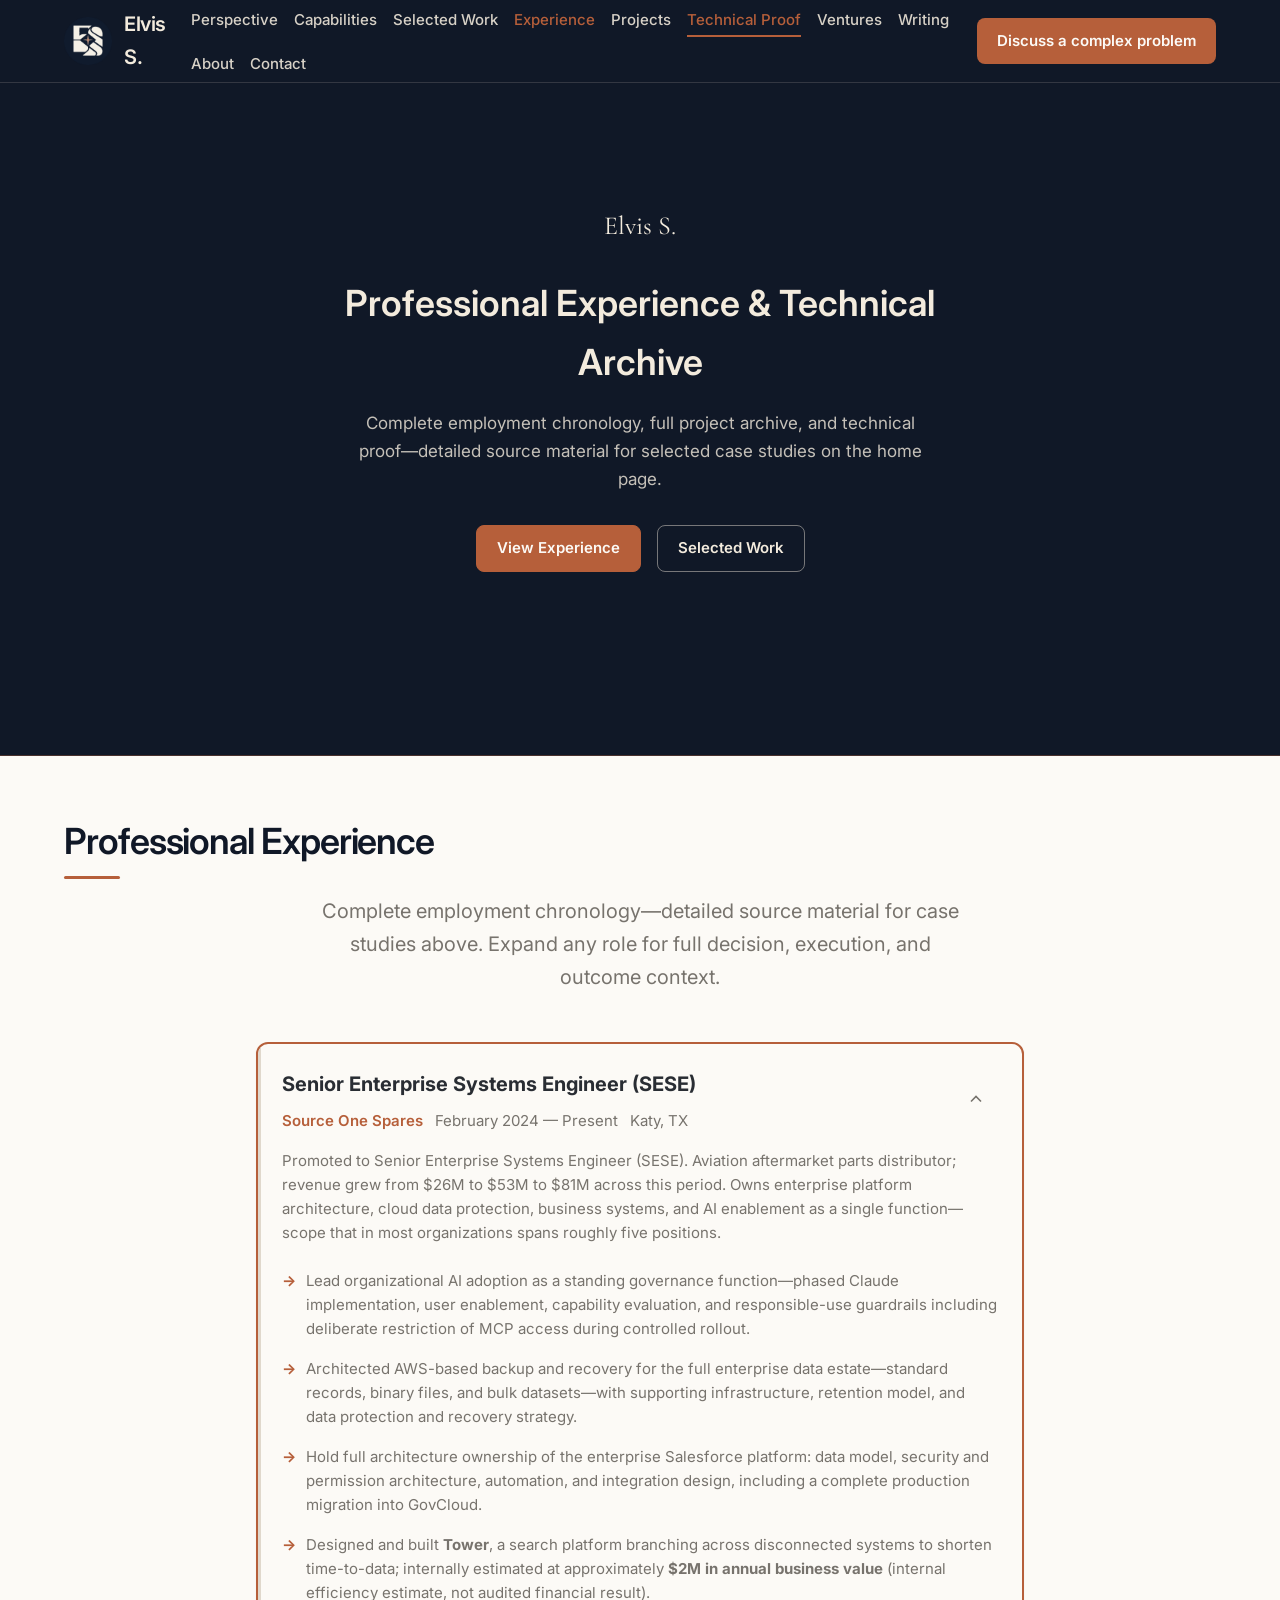
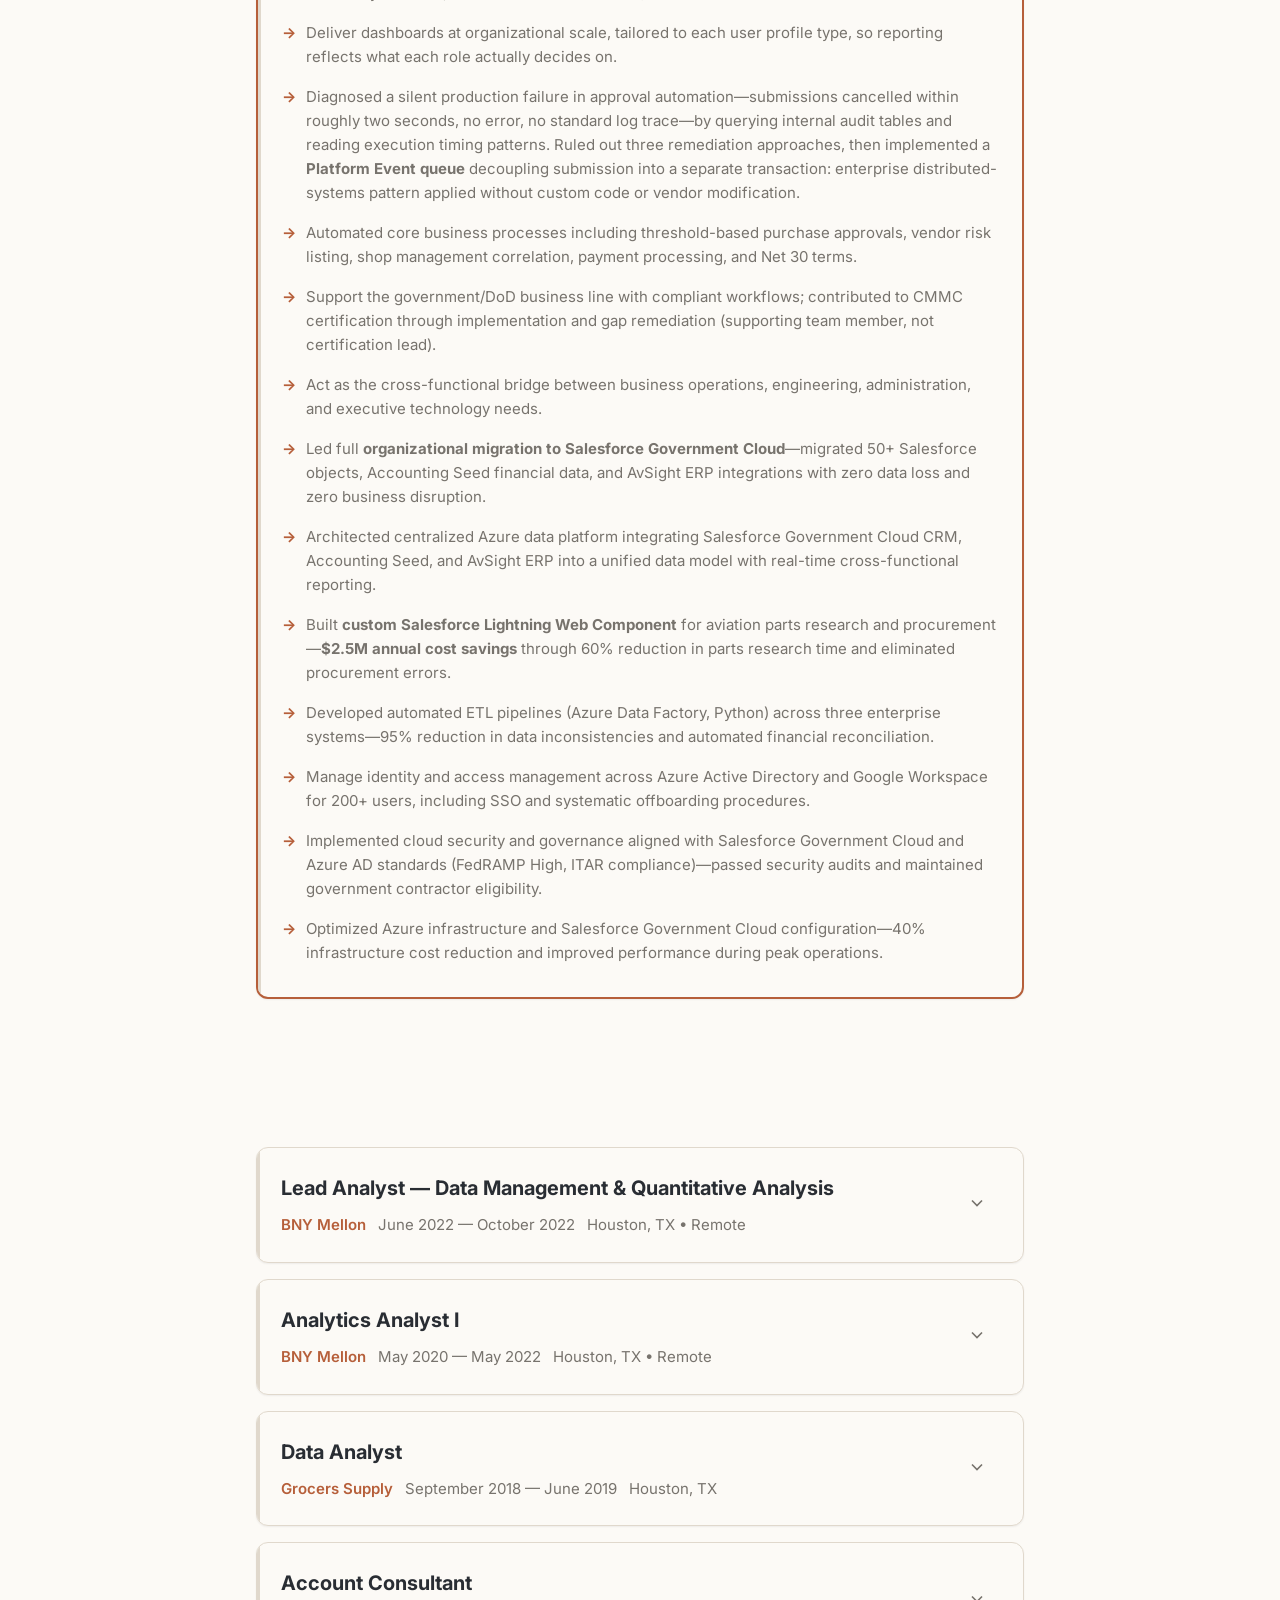
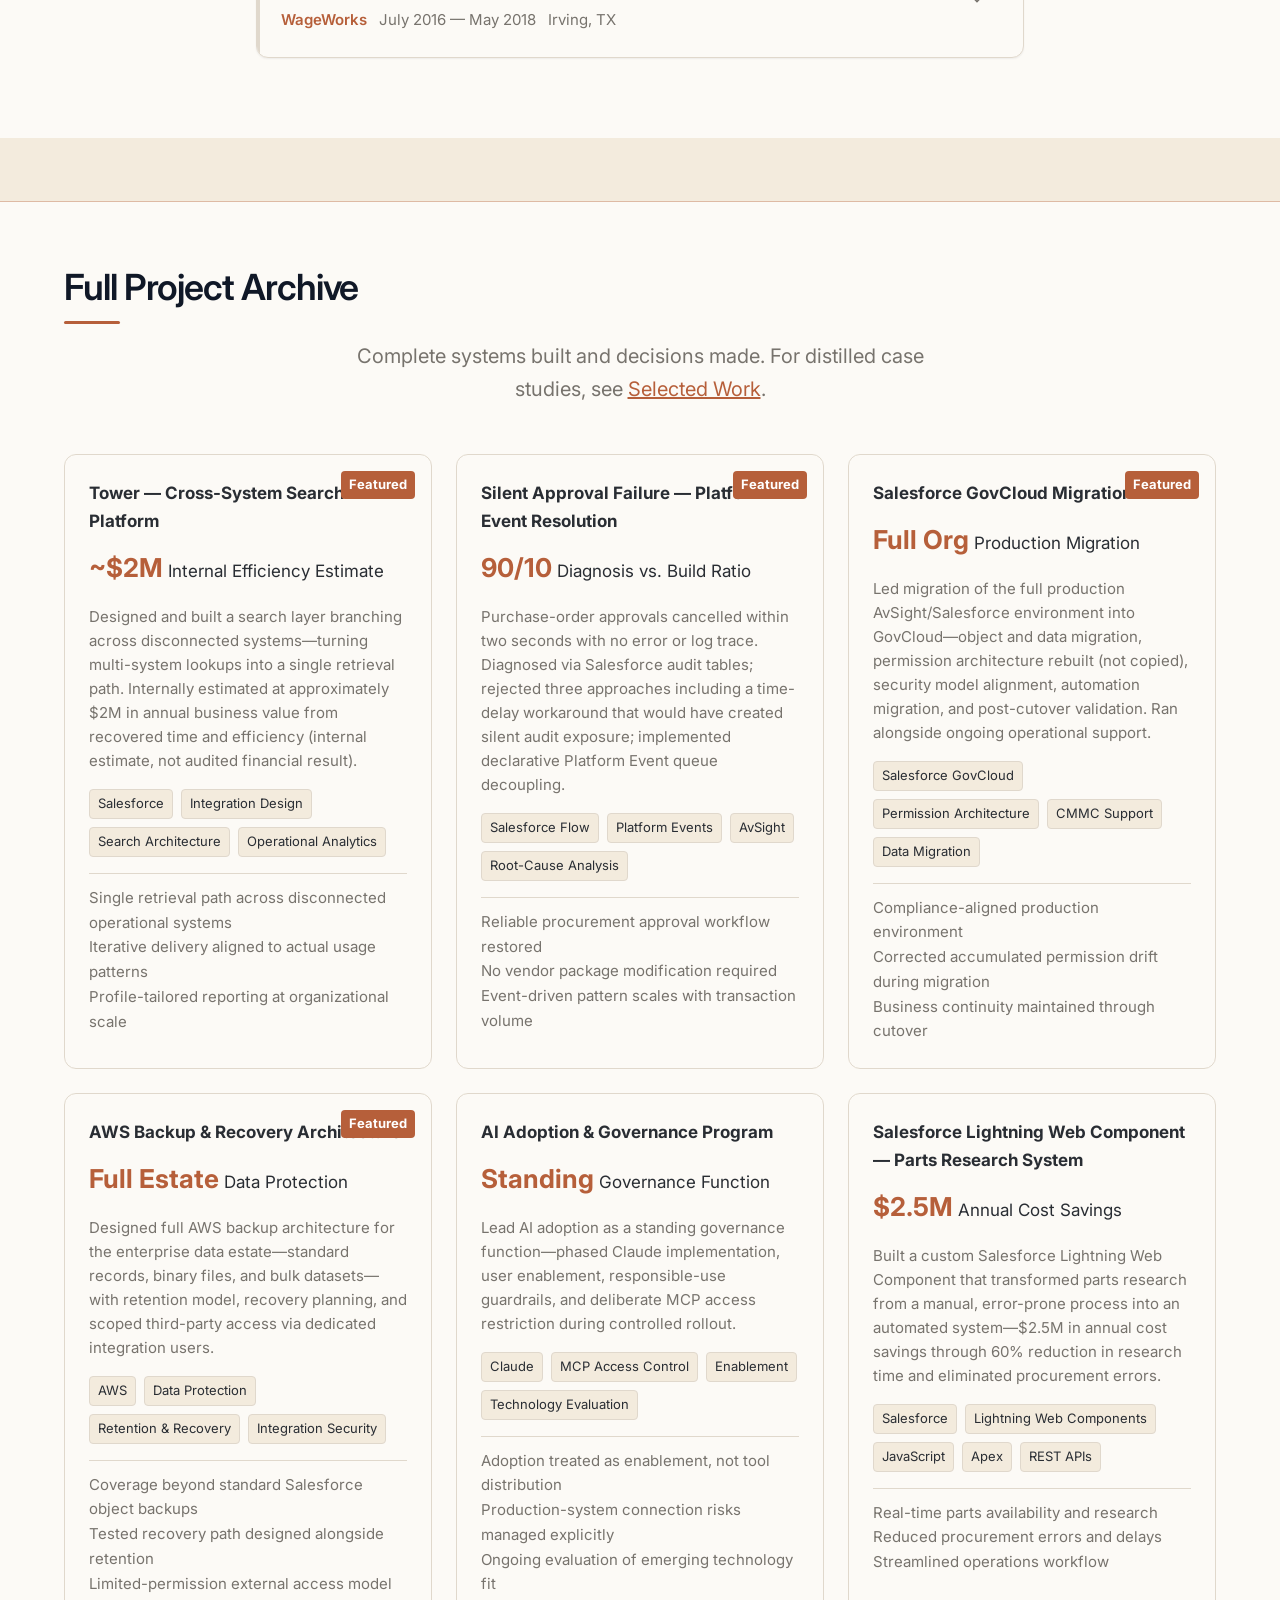
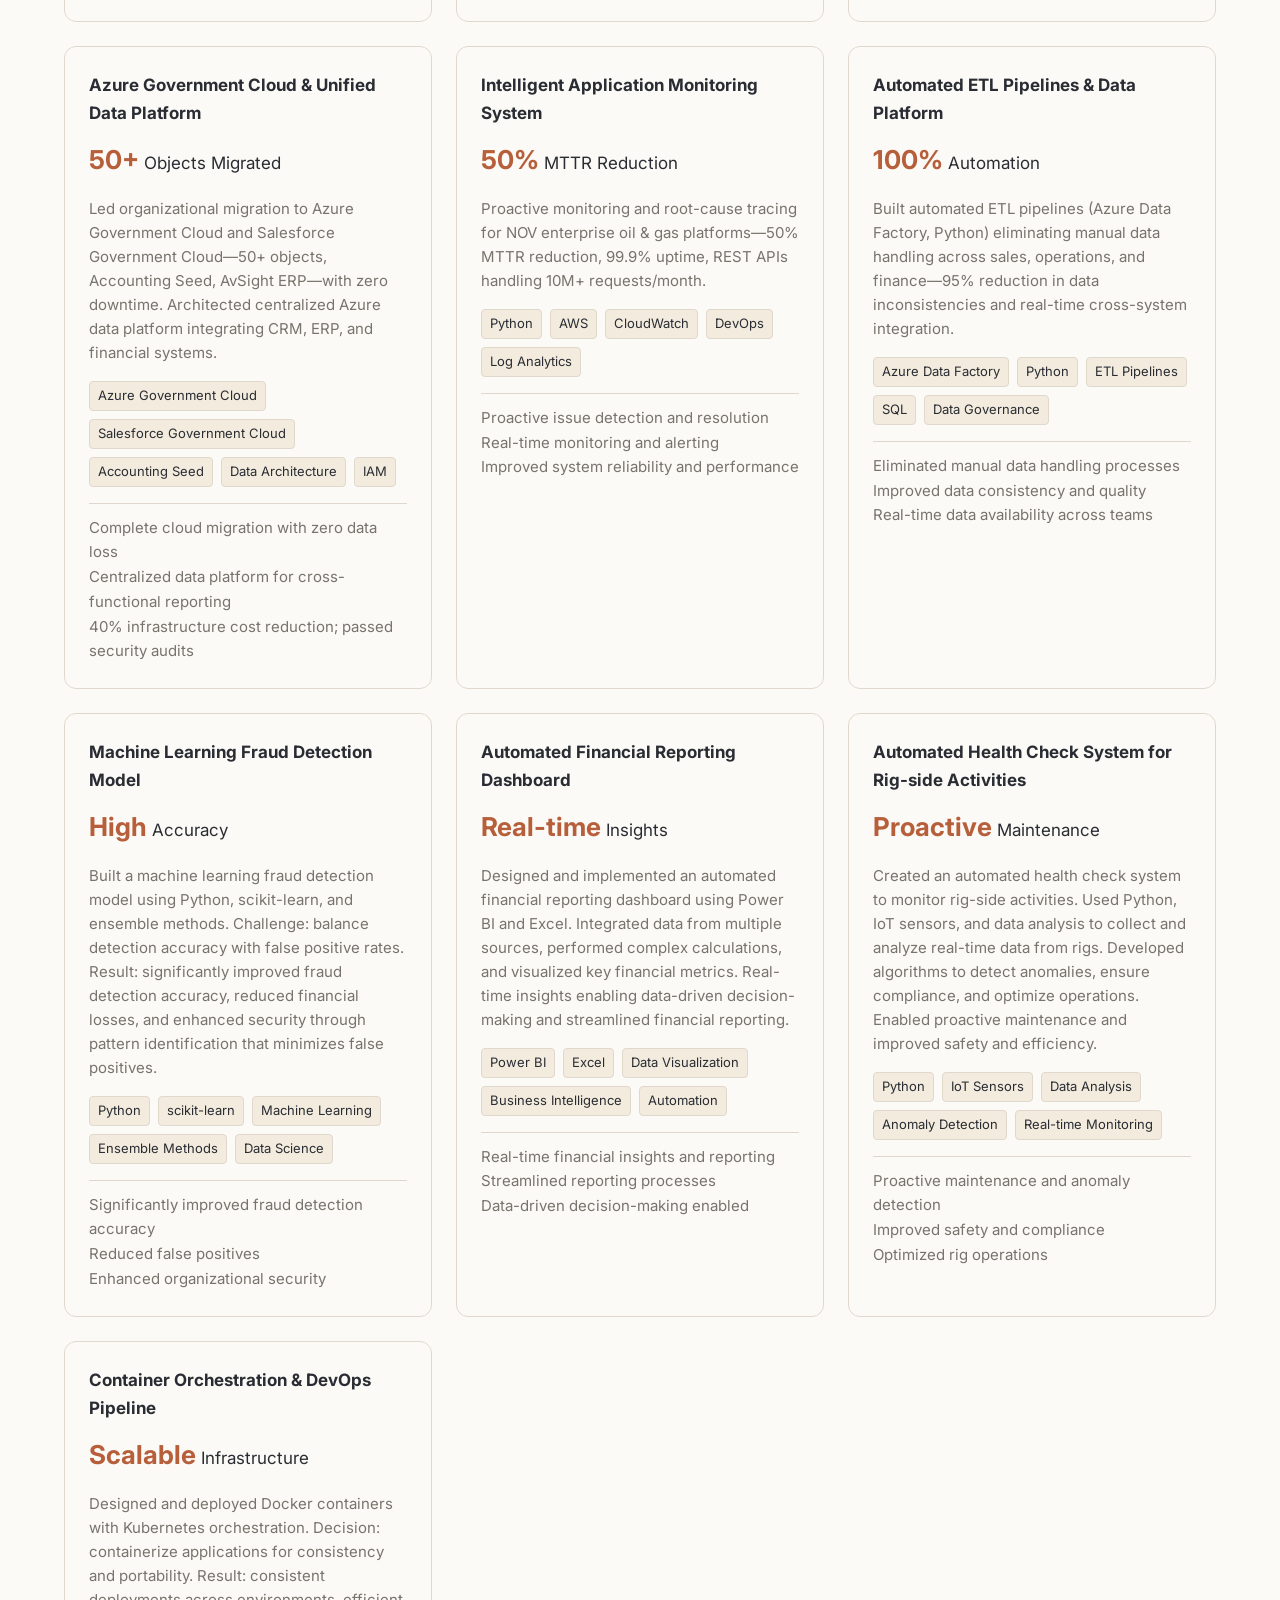
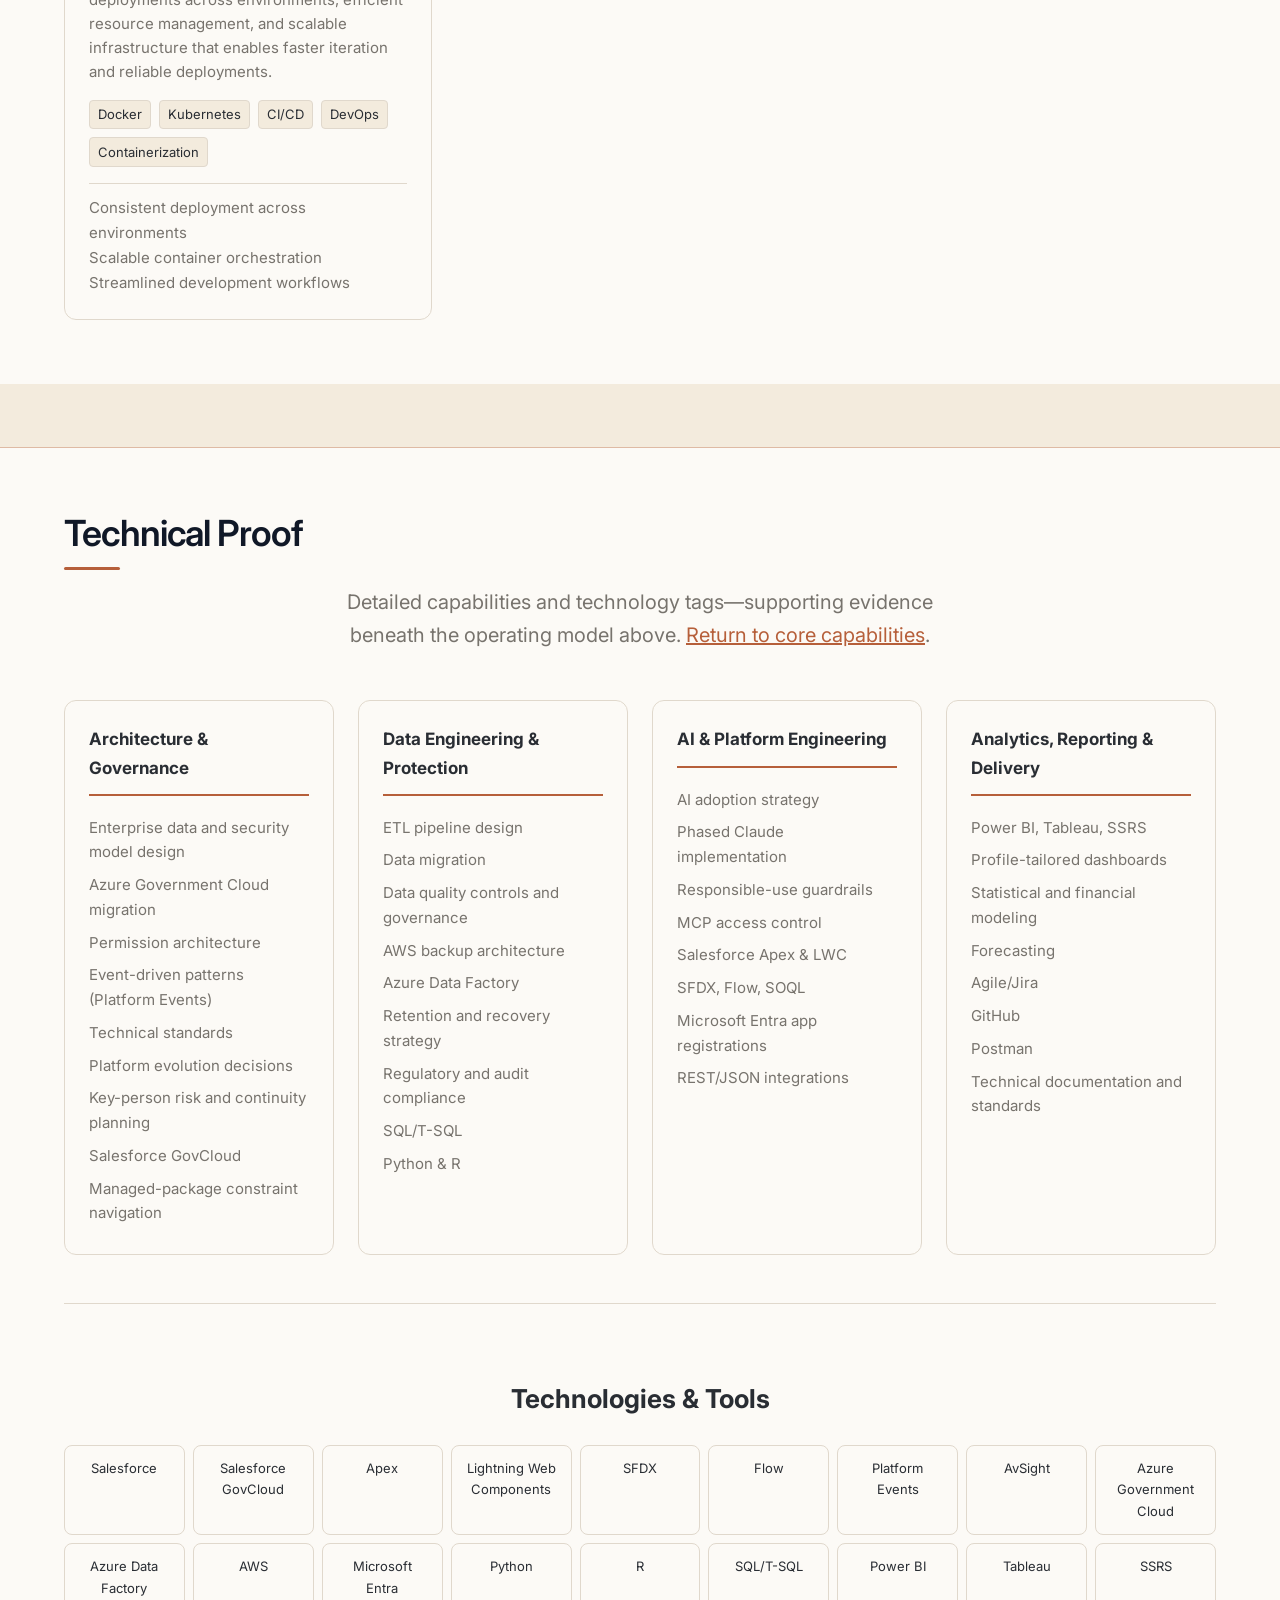
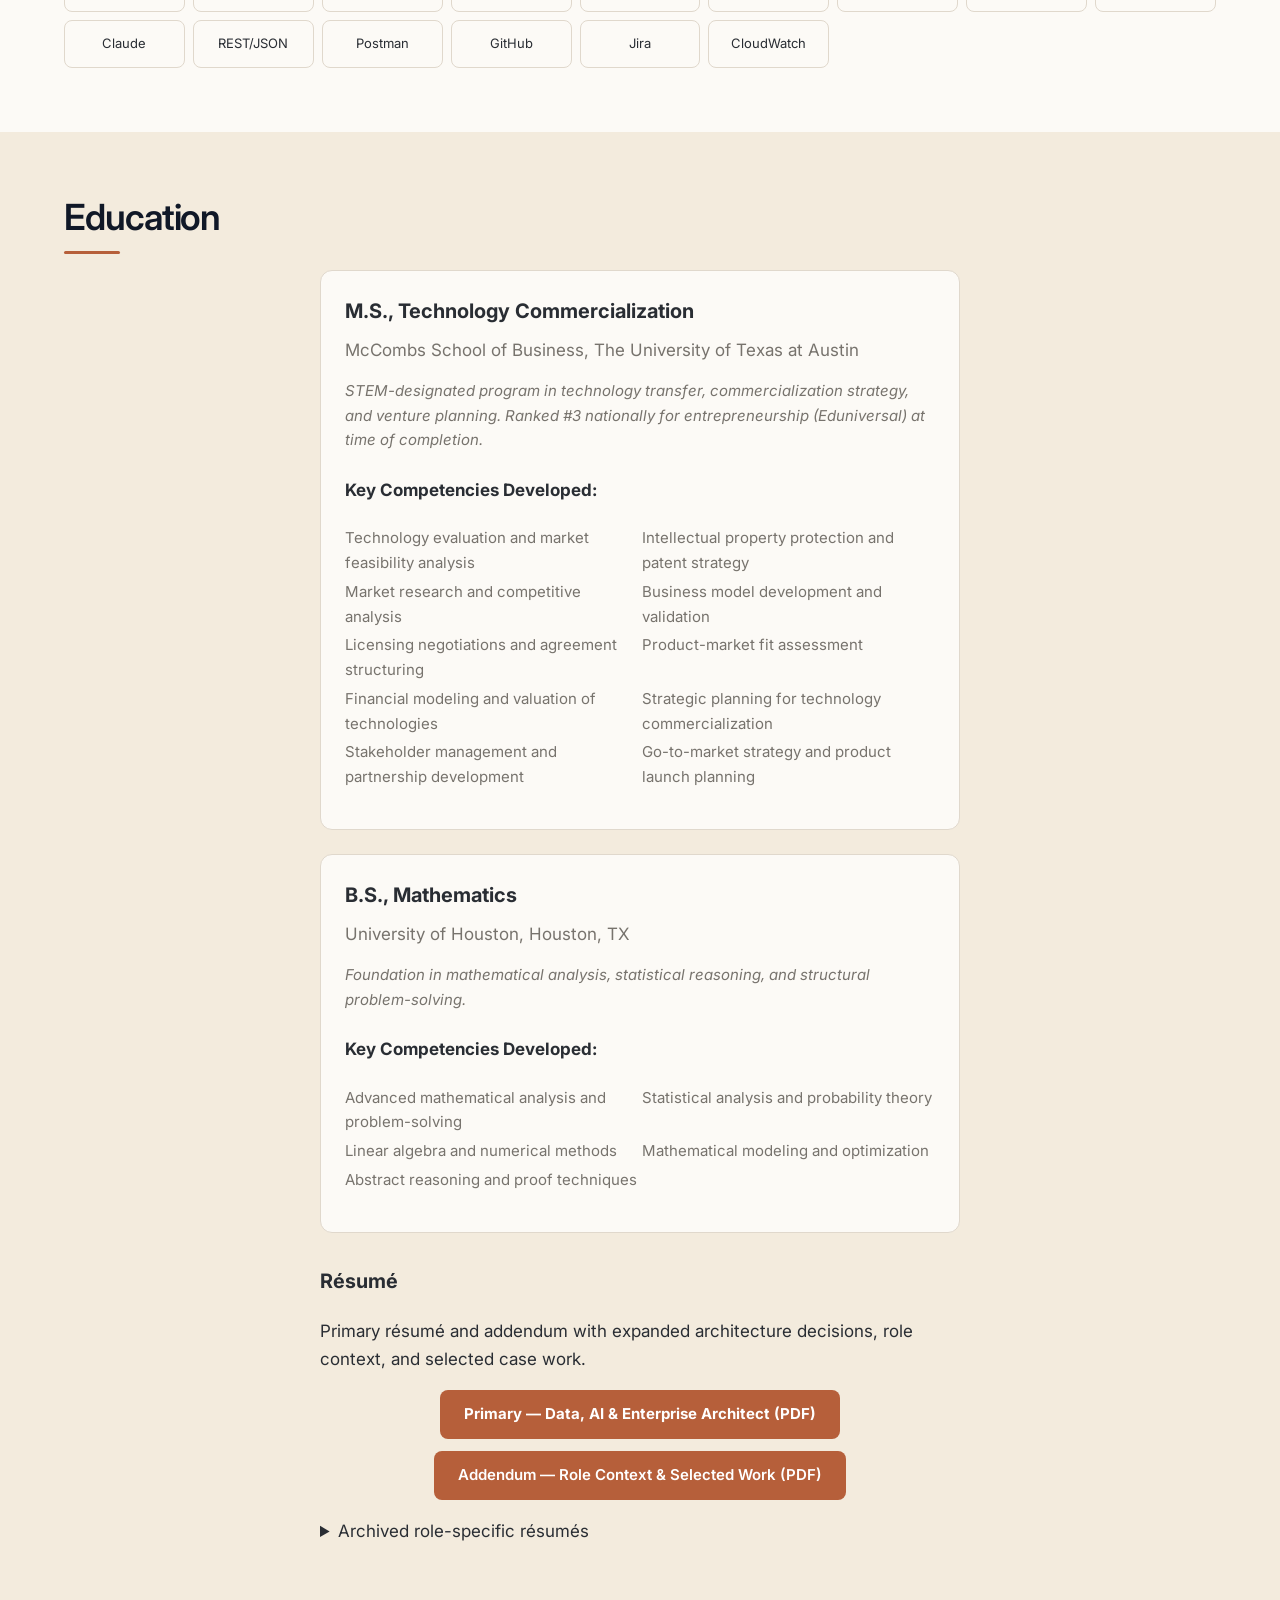
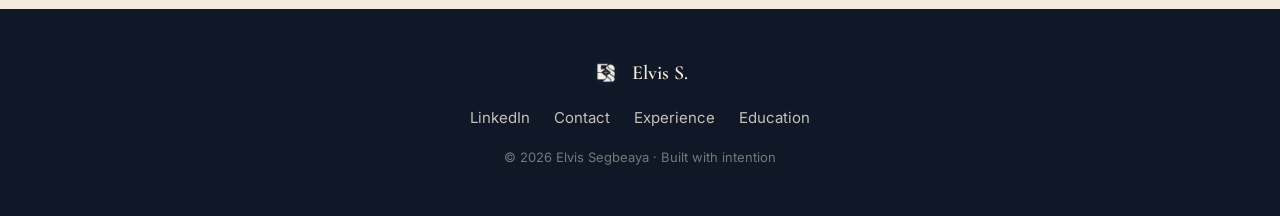
<file: experience.html>
<!DOCTYPE html>
<html lang="en">
<head>
  <meta charset="UTF-8">
  <meta name="viewport" content="width=device-width, initial-scale=1.0">
  <meta name="description" content="Elvis S. — Professional experience, project archive, and technical proof. Complete employment chronology across aviation, energy, financial services, and enterprise technology.">
  <meta name="author" content="Elvis Segbeaya">
  <link rel="canonical" href="https://elviscarter.github.io/Elvis_ProfessionalPage/experience.html">
  <title>Professional Experience | Elvis S.</title>

  <!-- Open Graph -->
  <meta property="og:type" content="website">
  <meta property="og:url" content="https://elviscarter.github.io/Elvis_ProfessionalPage/experience.html">
  <meta property="og:title" content="Professional Experience | Elvis S.">
  <meta property="og:description" content="Complete employment chronology, project archive, and technical proof for Elvis S.">
  <meta property="og:image" content="https://elviscarter.github.io/Elvis_ProfessionalPage/asset/Images/brand/logo-lockup-stacked.png">

  <!-- X / Twitter -->
  <meta name="twitter:card" content="summary_large_image">
  <meta name="twitter:title" content="Professional Experience | Elvis S.">
  <meta name="twitter:description" content="Complete employment chronology, project archive, and technical proof for Elvis S.">
  <meta name="twitter:image" content="https://elviscarter.github.io/Elvis_ProfessionalPage/asset/Images/brand/logo-lockup-stacked.png">

  <link rel="icon" href="asset/Images/brand/logo-icon-app.png" type="image/png">
  <link rel="apple-touch-icon" href="asset/Images/brand/logo-icon-app.png">
  <link rel="preconnect" href="https://fonts.googleapis.com">
  <link rel="preconnect" href="https://fonts.gstatic.com" crossorigin>
  <link href="https://fonts.googleapis.com/css2?family=Cormorant+Garamond:ital,wght@0,400;0,600;1,400&family=Inter:wght@300;400;500;600;700&display=swap" rel="stylesheet">
  <link href="css/styles.css" rel="stylesheet">
  <noscript>
    <style>
      .section-reveal, .reveal-stagger > *, .reveal-stagger > *.is-visible, .hero-enter { opacity: 1 !important; transform: none !important; }
      .job-card.featured-job .job-content { max-height: none !important; opacity: 1 !important; }
      .scroll-progress { display: none; }
    </style>
  </noscript>

  <script type="application/ld+json">
  {
    "@context": "https://schema.org",
    "@graph": [
      {
        "@type": "Person",
        "name": "Elvis Segbeaya",
        "alternateName": "Elvis S.",
        "jobTitle": ["Architect of Human-Centered Systems", "Senior Enterprise Systems Engineer", "Principal Architect — Data, AI & Enterprise Platforms"],
        "url": "https://elviscarter.github.io/Elvis_ProfessionalPage/",
        "sameAs": [
          "https://www.linkedin.com/in/uniquely-elvis/"
        ],
        "knowsAbout": ["Enterprise Data Architecture", "Salesforce Platform Architecture", "AI Governance", "Cloud Data Protection", "Technology Commercialization"]
      },
      {
        "@type": "ProfilePage",
        "name": "Elvis S. — Professional Experience",
        "url": "https://elviscarter.github.io/Elvis_ProfessionalPage/experience.html",
        "mainEntity": { "@id": "https://elviscarter.github.io/Elvis_ProfessionalPage/#person" }
      }
    ]
  }
  </script>
</head>
<body>
  <div class="scroll-progress" aria-hidden="true"><span class="scroll-progress-bar"></span></div>
  <a class="skip-link" href="#main-content">Skip to content</a>

  <header class="main-header">
    <div class="header-container">
      <a href="index.html" class="site-brand brand-lockup-horizontal" aria-label="Elvis S. home">
        <img src="asset/Images/brand/logo-icon-circle.png" alt="" class="brand-mark-img" width="48" height="48" decoding="async">
        <span class="site-title">Elvis S.</span>
      </a>
      <button class="nav-toggle" type="button" aria-expanded="false" aria-controls="site-nav" aria-label="Open menu">
        <svg width="24" height="24" viewBox="0 0 24 24" fill="none" stroke="currentColor" stroke-width="2" aria-hidden="true">
          <path d="M4 6h16M4 12h16M4 18h16"/>
        </svg>
      </button>
      <nav class="main-nav" id="site-nav" aria-label="Main navigation">
        <ul class="nav-list">
          <li><a href="index.html#perspective" class="nav-link">Perspective</a></li>
          <li><a href="index.html#capabilities" class="nav-link">Capabilities</a></li>
          <li><a href="index.html#selected-work" class="nav-link">Selected Work</a></li>
          <li><a href="experience.html#experience" class="nav-link" aria-current="page">Experience</a></li>
          <li><a href="experience.html#projects" class="nav-link">Projects</a></li>
          <li><a href="experience.html#skills" class="nav-link">Technical Proof</a></li>
          <li><a href="index.html#ventures" class="nav-link">Ventures</a></li>
          <li><a href="index.html#writing" class="nav-link">Writing</a></li>
          <li><a href="index.html#about" class="nav-link">About</a></li>
          <li><a href="index.html#contact" class="nav-link">Contact</a></li>
        </ul>
        <a href="index.html#contact" class="nav-cta">Discuss a complex problem</a>
      </nav>
    </div>
  </header>

  <main id="main-content">

  <section class="hero-section section-reveal" id="hero">
    <div class="section-container reveal-stagger">
      <p class="hero-name">Elvis S.</p>
      <h1 class="hero-headline">Professional Experience &amp; Technical Archive</h1>
      <p class="hero-positioning">Complete employment chronology, full project archive, and technical proof—detailed source material for selected case studies on the home page.</p>
      <div class="hero-actions">
        <a href="#experience" class="btn btn-primary">View Experience</a>
        <a href="index.html#selected-work" class="btn btn-secondary">Selected Work</a>
      </div>
    </div>
  </section>

  <div class="section-bridge section-bridge--navy-ivory" aria-hidden="true"></div>

  <section id="experience" class="section content-section section-reveal">
    <div class="section-container">
      <h2 class="section-title">Professional Experience</h2>
      <p class="section-intro">Complete employment chronology—detailed source material for case studies above. Expand any role for full decision, execution, and outcome context.</p>
      <div class="experience-timeline reveal-stagger">
        <article class="job-card featured-job" id="job-source-one-spares">
          <div class="job-header">
            <div class="job-header-content">
              <h3 class="job-title">Senior Enterprise Systems Engineer (SESE)</h3>
              <div class="job-meta">
                <span class="job-company">Source One Spares</span>
                <span class="job-period">February 2024 — Present</span>
                <span class="job-location">Katy, TX</span>
              </div>
            </div>
            <button class="job-toggle" aria-label="Expand job details" aria-expanded="false">
              <svg class="job-toggle-icon" width="20" height="20" viewBox="0 0 24 24" fill="none" stroke="currentColor" stroke-width="2">
                <path d="M6 9l6 6 6-6"/>
              </svg>
            </button>
          </div>
          <div class="job-content">
            <p class="job-summary">Promoted to Senior Enterprise Systems Engineer (SESE). Aviation aftermarket parts distributor; revenue grew from $26M to $53M to $81M across this period. Owns enterprise platform architecture, cloud data protection, business systems, and AI enablement as a single function—scope that in most organizations spans roughly five positions.</p>
            <ul class="job-achievements">
            <li>Lead organizational AI adoption as a standing governance function—phased Claude implementation, user enablement, capability evaluation, and responsible-use guardrails including deliberate restriction of MCP access during controlled rollout.</li>
            <li>Architected AWS-based backup and recovery for the full enterprise data estate—standard records, binary files, and bulk datasets—with supporting infrastructure, retention model, and data protection and recovery strategy.</li>
            <li>Hold full architecture ownership of the enterprise Salesforce platform: data model, security and permission architecture, automation, and integration design, including a complete production migration into GovCloud.</li>
            <li>Designed and built <strong>Tower</strong>, a search platform branching across disconnected systems to shorten time-to-data; internally estimated at approximately <strong>$2M in annual business value</strong> (internal efficiency estimate, not audited financial result).</li>
            <li>Deliver dashboards at organizational scale, tailored to each user profile type, so reporting reflects what each role actually decides on.</li>
            <li>Diagnosed a silent production failure in approval automation—submissions cancelled within roughly two seconds, no error, no standard log trace—by querying internal audit tables and reading execution timing patterns. Ruled out three remediation approaches, then implemented a <strong>Platform Event queue</strong> decoupling submission into a separate transaction: enterprise distributed-systems pattern applied without custom code or vendor modification.</li>
            <li>Automated core business processes including threshold-based purchase approvals, vendor risk listing, shop management correlation, payment processing, and Net 30 terms.</li>
            <li>Support the government/DoD business line with compliant workflows; contributed to CMMC certification through implementation and gap remediation (supporting team member, not certification lead).</li>
            <li>Act as the cross-functional bridge between business operations, engineering, administration, and executive technology needs.</li>
            <li>Led full <strong>organizational migration to Salesforce Government Cloud</strong>—migrated 50+ Salesforce objects, Accounting Seed financial data, and AvSight ERP integrations with zero data loss and zero business disruption.</li>
            <li>Architected centralized Azure data platform integrating Salesforce Government Cloud CRM, Accounting Seed, and AvSight ERP into a unified data model with real-time cross-functional reporting.</li>
            <li>Built <strong>custom Salesforce Lightning Web Component</strong> for aviation parts research and procurement—<strong>$2.5M annual cost savings</strong> through 60% reduction in parts research time and eliminated procurement errors.</li>
            <li>Developed automated ETL pipelines (Azure Data Factory, Python) across three enterprise systems—95% reduction in data inconsistencies and automated financial reconciliation.</li>
            <li>Manage identity and access management across Azure Active Directory and Google Workspace for 200+ users, including SSO and systematic offboarding procedures.</li>
            <li>Implemented cloud security and governance aligned with Salesforce Government Cloud and Azure AD standards (FedRAMP High, ITAR compliance)—passed security audits and maintained government contractor eligibility.</li>
            <li>Optimized Azure infrastructure and Salesforce Government Cloud configuration—40% infrastructure cost reduction and improved performance during peak operations.</li>
            </ul>
          </div>
        </article>

        <article class="job-card" id="job-nov">
          <div class="job-header">
            <div class="job-header-content">
              <h3 class="job-title">Software Engineer — Application Support</h3>
              <div class="job-meta">
                <span class="job-company">NOV</span>
                <span class="job-period">February 2023 — February 2024</span>
                <span class="job-location">Houston, TX • Remote</span>
              </div>
            </div>
            <button class="job-toggle" aria-label="Expand job details" aria-expanded="false">
              <svg class="job-toggle-icon" width="20" height="20" viewBox="0 0 24 24" fill="none" stroke="currentColor" stroke-width="2">
                <path d="M6 9l6 6 6-6"/>
              </svg>
            </button>
          </div>
          <div class="job-content">
            <ul class="job-achievements">
            <li>Provided 24/7 application support for NOV's enterprise oilfield equipment and drilling technology platforms serving global oil &amp; gas operations. Used Python, SQL, and AWS (EC2, RDS, S3, Lambda) to diagnose issues and ensure 99.9% uptime for mission-critical drilling software.</li>
            <li>Led troubleshooting and root-cause analysis for enterprise applications serving oil and gas operations, using Python, SQL, AWS, and DevOps tooling.</li>
            <li>Performed root cause analysis using AWS CloudWatch, log analytics, and APM tools—reduced mean time to resolution (MTTR) by 50% and improved system reliability.</li>
            <li>Instrumented and analyzed application logs in AWS CloudWatch to isolate recurring failure patterns and improve platform stability.</li>
            <li>Developed and enhanced REST APIs and backend services (Python, Java)—APIs handling 10M+ requests/month with improved response times.</li>
            <li>Drove feature development and API integration work (REST, JSON, Postman) alongside cross-functional Agile teams tracked in Jira.</li>
            <li>Authored installation guides, user manuals, release notes, and runbooks; reviewed and standardized documentation produced by junior engineers.</li>
            </ul>
          </div>
        </article>

        <article class="job-card" id="job-bny-mellon-lead-analyst">
          <div class="job-header">
            <div class="job-header-content">
              <h3 class="job-title">Lead Analyst — Data Management & Quantitative Analysis</h3>
              <div class="job-meta">
                <span class="job-company">BNY Mellon</span>
                <span class="job-period">June 2022 — October 2022</span>
                <span class="job-location">Houston, TX • Remote</span>
              </div>
            </div>
            <button class="job-toggle" aria-label="Expand job details" aria-expanded="false">
              <svg class="job-toggle-icon" width="20" height="20" viewBox="0 0 24 24" fill="none" stroke="currentColor" stroke-width="2">
                <path d="M6 9l6 6 6-6"/>
              </svg>
            </button>
          </div>
          <div class="job-content">
            <ul class="job-achievements">
            <li>Led quantitative data model operations for BNY Mellon's CDO/CLO portfolios managing <strong>$50B+ in assets under administration</strong>, meeting regulatory requirements and maintaining client trust.</li>
            <li>Led a team of 9–12 analysts building and maintaining CDO/CLO deal models, reports, and user tools derived from legal documentation and client specifications.</li>
            <li>Built ETL pipelines extracting from disparate sources into warehouse targets, and implemented data quality controls, governance policies, and security measures for regulatory compliance.</li>
            <li>Reviewed, modified, and tested changes to complex financial models; analyzed moderately complex structures and amendments; supported audit examination and response.</li>
            <li>Collaborated with international cross-functional teams across IT, operations, risk, and compliance to align analytics initiatives.</li>
            <li>Introduced a structured training pipeline and peer-review system that raised delivery consistency across a fully remote team.</li>
            <li>Partnered with legal, risk, and client service teams to translate complex deal documentation into validated financial models and cash flow projections.</li>
            </ul>
          </div>
        </article>

        <article class="job-card" id="job-bny-mellon-analytics-analyst">
          <div class="job-header">
            <div class="job-header-content">
              <h3 class="job-title">Analytics Analyst I</h3>
              <div class="job-meta">
                <span class="job-company">BNY Mellon</span>
                <span class="job-period">May 2020 — May 2022</span>
                <span class="job-location">Houston, TX • Remote</span>
              </div>
            </div>
            <button class="job-toggle" aria-label="Expand job details" aria-expanded="false">
              <svg class="job-toggle-icon" width="20" height="20" viewBox="0 0 24 24" fill="none" stroke="currentColor" stroke-width="2">
                <path d="M6 9l6 6 6-6"/>
              </svg>
            </button>
          </div>
          <div class="job-content">
            <ul class="job-achievements">
            <li>Developed statistical, financial, and econometric models analyzing asset performance, securities data, derivative pricing, and risk exposure for <strong>$30B+ in structured credit portfolios</strong>.</li>
            <li>Ran production models, identified exceptions, and implemented corrective action; interpreted findings and authored standard reporting.</li>
            <li>Managed data pipelines processing loan-level data from multiple sources; performed model validation, exception handling, and data quality checks.</li>
            <li>Served as designated product-launch tester, validating use-case scenarios from end-user and internal-staff perspectives prior to production deployment.</li>
            </ul>
          </div>
        </article>

        <article class="job-card" id="job-grocers-supply">
          <div class="job-header">
            <div class="job-header-content">
              <h3 class="job-title">Data Analyst</h3>
              <div class="job-meta">
                <span class="job-company">Grocers Supply</span>
                <span class="job-period">September 2018 — June 2019</span>
                <span class="job-location">Houston, TX</span>
              </div>
            </div>
            <button class="job-toggle" aria-label="Expand job details" aria-expanded="false">
              <svg class="job-toggle-icon" width="20" height="20" viewBox="0 0 24 24" fill="none" stroke="currentColor" stroke-width="2">
                <path d="M6 9l6 6 6-6"/>
              </svg>
            </button>
          </div>
          <div class="job-content">
            <ul class="job-achievements">
            <li>Executed a data migration of 40,000+ product records and restructured in-store layout and design patterns.</li>
            <li>Automated a manual consolidation process with VBA/macros and built SSRS, Tableau, and Power BI reporting for pricing and demand forecasting.</li>
            <li>Marketing and pricing analysis credited with a ~20% increase in company revenue.</li>
            </ul>
          </div>
        </article>

        <article class="job-card" id="job-wageworks">
          <div class="job-header">
            <div class="job-header-content">
              <h3 class="job-title">Account Consultant</h3>
              <div class="job-meta">
                <span class="job-company">WageWorks</span>
                <span class="job-period">July 2016 — May 2018</span>
                <span class="job-location">Irving, TX</span>
              </div>
            </div>
            <button class="job-toggle" aria-label="Expand job details" aria-expanded="false">
              <svg class="job-toggle-icon" width="20" height="20" viewBox="0 0 24 24" fill="none" stroke="currentColor" stroke-width="2">
                <path d="M6 9l6 6 6-6"/>
              </svg>
            </button>
          </div>
          <div class="job-content">
            <ul class="job-achievements">
            <li>Primary point of contact for assigned benefits-program clients; ran performance reviews, training, and feedback cycles.</li>
            <li>Coordinated with operations, sales, and product to resolve issues across assigned accounts.</li>
            </ul>
          </div>
        </article>
      </div>
    </div>
  </section>

  <div class="section-bridge section-bridge--ivory-white" aria-hidden="true"></div>

  <section id="projects" class="section content-section projects-section section-reveal">
    <div class="section-container">
      <div class="projects-header">
        <h2 class="section-title">Full Project Archive</h2>
        <p class="section-subtitle">Complete systems built and decisions made. For distilled case studies, see <a href="index.html#selected-work">Selected Work</a>.</p>
      </div>
      <div class="projects-grid reveal-stagger">
        <article class="project-card featured-project">
          <div class="project-badge">Featured</div>
          <div class="project-header">
            <h3 class="project-title">Tower — Cross-System Search Platform</h3>
            <div class="project-impact">
              <span class="impact-metric">~$2M</span>
              <span class="impact-label">Internal Efficiency Estimate</span>
            </div>
          </div>
          <p class="project-description">Designed and built a search layer branching across disconnected systems—turning multi-system lookups into a single retrieval path. Internally estimated at approximately $2M in annual business value from recovered time and efficiency (internal estimate, not audited financial result).</p>
          <div class="project-tech">
            <span class="tech-badge">Salesforce</span>
            <span class="tech-badge">Integration Design</span>
            <span class="tech-badge">Search Architecture</span>
            <span class="tech-badge">Operational Analytics</span>
          </div>
          <ul class="project-outcomes">
            <li>Single retrieval path across disconnected operational systems</li>
            <li>Iterative delivery aligned to actual usage patterns</li>
            <li>Profile-tailored reporting at organizational scale</li>
          </ul>
        </article>

        <article class="project-card featured-project">
          <div class="project-badge">Featured</div>
          <div class="project-header">
            <h3 class="project-title">Silent Approval Failure — Platform Event Resolution</h3>
            <div class="project-impact">
              <span class="impact-metric">90/10</span>
              <span class="impact-label">Diagnosis vs. Build Ratio</span>
            </div>
          </div>
          <p class="project-description">Purchase-order approvals cancelled within two seconds with no error or log trace. Diagnosed via Salesforce audit tables; rejected three approaches including a time-delay workaround that would have created silent audit exposure; implemented declarative Platform Event queue decoupling.</p>
          <div class="project-tech">
            <span class="tech-badge">Salesforce Flow</span>
            <span class="tech-badge">Platform Events</span>
            <span class="tech-badge">AvSight</span>
            <span class="tech-badge">Root-Cause Analysis</span>
          </div>
          <ul class="project-outcomes">
            <li>Reliable procurement approval workflow restored</li>
            <li>No vendor package modification required</li>
            <li>Event-driven pattern scales with transaction volume</li>
          </ul>
        </article>

        <article class="project-card featured-project">
          <div class="project-badge">Featured</div>
          <div class="project-header">
            <h3 class="project-title">Salesforce GovCloud Migration</h3>
            <div class="project-impact">
              <span class="impact-metric">Full Org</span>
              <span class="impact-label">Production Migration</span>
            </div>
          </div>
          <p class="project-description">Led migration of the full production AvSight/Salesforce environment into GovCloud—object and data migration, permission architecture rebuilt (not copied), security model alignment, automation migration, and post-cutover validation. Ran alongside ongoing operational support.</p>
          <div class="project-tech">
            <span class="tech-badge">Salesforce GovCloud</span>
            <span class="tech-badge">Permission Architecture</span>
            <span class="tech-badge">CMMC Support</span>
            <span class="tech-badge">Data Migration</span>
          </div>
          <ul class="project-outcomes">
            <li>Compliance-aligned production environment</li>
            <li>Corrected accumulated permission drift during migration</li>
            <li>Business continuity maintained through cutover</li>
          </ul>
        </article>

        <article class="project-card featured-project">
          <div class="project-badge">Featured</div>
          <div class="project-header">
            <h3 class="project-title">AWS Backup &amp; Recovery Architecture</h3>
            <div class="project-impact">
              <span class="impact-metric">Full Estate</span>
              <span class="impact-label">Data Protection</span>
            </div>
          </div>
          <p class="project-description">Designed full AWS backup architecture for the enterprise data estate—standard records, binary files, and bulk datasets—with retention model, recovery planning, and scoped third-party access via dedicated integration users.</p>
          <div class="project-tech">
            <span class="tech-badge">AWS</span>
            <span class="tech-badge">Data Protection</span>
            <span class="tech-badge">Retention &amp; Recovery</span>
            <span class="tech-badge">Integration Security</span>
          </div>
          <ul class="project-outcomes">
            <li>Coverage beyond standard Salesforce object backups</li>
            <li>Tested recovery path designed alongside retention</li>
            <li>Limited-permission external access model</li>
          </ul>
        </article>

        <article class="project-card">
          <div class="project-header">
            <h3 class="project-title">AI Adoption &amp; Governance Program</h3>
            <div class="project-impact">
              <span class="impact-metric">Standing</span>
              <span class="impact-label">Governance Function</span>
            </div>
          </div>
          <p class="project-description">Lead AI adoption as a standing governance function—phased Claude implementation, user enablement, responsible-use guardrails, and deliberate MCP access restriction during controlled rollout.</p>
          <div class="project-tech">
            <span class="tech-badge">Claude</span>
            <span class="tech-badge">MCP Access Control</span>
            <span class="tech-badge">Enablement</span>
            <span class="tech-badge">Technology Evaluation</span>
          </div>
          <ul class="project-outcomes">
            <li>Adoption treated as enablement, not tool distribution</li>
            <li>Production-system connection risks managed explicitly</li>
            <li>Ongoing evaluation of emerging technology fit</li>
          </ul>
        </article>

        <article class="project-card">
          <div class="project-header">
            <h3 class="project-title">Salesforce Lightning Web Component — Parts Research System</h3>
            <div class="project-impact">
              <span class="impact-metric">$2.5M</span>
              <span class="impact-label">Annual Cost Savings</span>
            </div>
          </div>
          <p class="project-description">Built a custom Salesforce Lightning Web Component that transformed parts research from a manual, error-prone process into an automated system—$2.5M in annual cost savings through 60% reduction in research time and eliminated procurement errors.</p>
          <div class="project-tech">
            <span class="tech-badge">Salesforce</span>
            <span class="tech-badge">Lightning Web Components</span>
            <span class="tech-badge">JavaScript</span>
            <span class="tech-badge">Apex</span>
            <span class="tech-badge">REST APIs</span>
          </div>
          <ul class="project-outcomes">
            <li>Real-time parts availability and research</li>
            <li>Reduced procurement errors and delays</li>
            <li>Streamlined operations workflow</li>
          </ul>
        </article>

        <article class="project-card">
          <div class="project-header">
            <h3 class="project-title">Azure Government Cloud &amp; Unified Data Platform</h3>
            <div class="project-impact">
              <span class="impact-metric">50+</span>
              <span class="impact-label">Objects Migrated</span>
            </div>
          </div>
          <p class="project-description">Led organizational migration to Azure Government Cloud and Salesforce Government Cloud—50+ objects, Accounting Seed, AvSight ERP—with zero downtime. Architected centralized Azure data platform integrating CRM, ERP, and financial systems.</p>
          <div class="project-tech">
            <span class="tech-badge">Azure Government Cloud</span>
            <span class="tech-badge">Salesforce Government Cloud</span>
            <span class="tech-badge">Accounting Seed</span>
            <span class="tech-badge">Data Architecture</span>
            <span class="tech-badge">IAM</span>
          </div>
          <ul class="project-outcomes">
            <li>Complete cloud migration with zero data loss</li>
            <li>Centralized data platform for cross-functional reporting</li>
            <li>40% infrastructure cost reduction; passed security audits</li>
          </ul>
        </article>

        <article class="project-card">
          <div class="project-header">
            <h3 class="project-title">Intelligent Application Monitoring System</h3>
            <div class="project-impact">
              <span class="impact-metric">50%</span>
              <span class="impact-label">MTTR Reduction</span>
            </div>
          </div>
          <p class="project-description">Proactive monitoring and root-cause tracing for NOV enterprise oil &amp; gas platforms—50% MTTR reduction, 99.9% uptime, REST APIs handling 10M+ requests/month.</p>
          <div class="project-tech">
            <span class="tech-badge">Python</span>
            <span class="tech-badge">AWS</span>
            <span class="tech-badge">CloudWatch</span>
            <span class="tech-badge">DevOps</span>
            <span class="tech-badge">Log Analytics</span>
          </div>
          <ul class="project-outcomes">
            <li>Proactive issue detection and resolution</li>
            <li>Real-time monitoring and alerting</li>
            <li>Improved system reliability and performance</li>
          </ul>
        </article>

        <article class="project-card">
          <div class="project-header">
            <h3 class="project-title">Automated ETL Pipelines & Data Platform</h3>
            <div class="project-impact">
              <span class="impact-metric">100%</span>
              <span class="impact-label">Automation</span>
            </div>
          </div>
          <p class="project-description">Built automated ETL pipelines (Azure Data Factory, Python) eliminating manual data handling across sales, operations, and finance—95% reduction in data inconsistencies and real-time cross-system integration.</p>
          <div class="project-tech">
            <span class="tech-badge">Azure Data Factory</span>
            <span class="tech-badge">Python</span>
            <span class="tech-badge">ETL Pipelines</span>
            <span class="tech-badge">SQL</span>
            <span class="tech-badge">Data Governance</span>
          </div>
          <ul class="project-outcomes">
            <li>Eliminated manual data handling processes</li>
            <li>Improved data consistency and quality</li>
            <li>Real-time data availability across teams</li>
          </ul>
        </article>

        <article class="project-card">
          <div class="project-header">
            <h3 class="project-title">Machine Learning Fraud Detection Model</h3>
            <div class="project-impact">
              <span class="impact-metric">High</span>
              <span class="impact-label">Accuracy</span>
            </div>
          </div>
          <p class="project-description">Built a machine learning fraud detection model using Python, scikit-learn, and ensemble methods. Challenge: balance detection accuracy with false positive rates. Result: significantly improved fraud detection accuracy, reduced financial losses, and enhanced security through pattern identification that minimizes false positives.</p>
          <div class="project-tech">
            <span class="tech-badge">Python</span>
            <span class="tech-badge">scikit-learn</span>
            <span class="tech-badge">Machine Learning</span>
            <span class="tech-badge">Ensemble Methods</span>
            <span class="tech-badge">Data Science</span>
          </div>
          <ul class="project-outcomes">
            <li>Significantly improved fraud detection accuracy</li>
            <li>Reduced false positives</li>
            <li>Enhanced organizational security</li>
          </ul>
        </article>

        <article class="project-card">
          <div class="project-header">
            <h3 class="project-title">Automated Financial Reporting Dashboard</h3>
            <div class="project-impact">
              <span class="impact-metric">Real-time</span>
              <span class="impact-label">Insights</span>
            </div>
          </div>
          <p class="project-description">Designed and implemented an automated financial reporting dashboard using Power BI and Excel. Integrated data from multiple sources, performed complex calculations, and visualized key financial metrics. Real-time insights enabling data-driven decision-making and streamlined financial reporting.</p>
          <div class="project-tech">
            <span class="tech-badge">Power BI</span>
            <span class="tech-badge">Excel</span>
            <span class="tech-badge">Data Visualization</span>
            <span class="tech-badge">Business Intelligence</span>
            <span class="tech-badge">Automation</span>
          </div>
          <ul class="project-outcomes">
            <li>Real-time financial insights and reporting</li>
            <li>Streamlined reporting processes</li>
            <li>Data-driven decision-making enabled</li>
          </ul>
        </article>

        <article class="project-card">
          <div class="project-header">
            <h3 class="project-title">Automated Health Check System for Rig-side Activities</h3>
            <div class="project-impact">
              <span class="impact-metric">Proactive</span>
              <span class="impact-label">Maintenance</span>
            </div>
          </div>
          <p class="project-description">Created an automated health check system to monitor rig-side activities. Used Python, IoT sensors, and data analysis to collect and analyze real-time data from rigs. Developed algorithms to detect anomalies, ensure compliance, and optimize operations. Enabled proactive maintenance and improved safety and efficiency.</p>
          <div class="project-tech">
            <span class="tech-badge">Python</span>
            <span class="tech-badge">IoT Sensors</span>
            <span class="tech-badge">Data Analysis</span>
            <span class="tech-badge">Anomaly Detection</span>
            <span class="tech-badge">Real-time Monitoring</span>
          </div>
          <ul class="project-outcomes">
            <li>Proactive maintenance and anomaly detection</li>
            <li>Improved safety and compliance</li>
            <li>Optimized rig operations</li>
          </ul>
        </article>

        <article class="project-card">
          <div class="project-header">
            <h3 class="project-title">Container Orchestration & DevOps Pipeline</h3>
            <div class="project-impact">
              <span class="impact-metric">Scalable</span>
              <span class="impact-label">Infrastructure</span>
            </div>
          </div>
          <p class="project-description">Designed and deployed Docker containers with Kubernetes orchestration. Decision: containerize applications for consistency and portability. Result: consistent deployments across environments, efficient resource management, and scalable infrastructure that enables faster iteration and reliable deployments.</p>
          <div class="project-tech">
            <span class="tech-badge">Docker</span>
            <span class="tech-badge">Kubernetes</span>
            <span class="tech-badge">CI/CD</span>
            <span class="tech-badge">DevOps</span>
            <span class="tech-badge">Containerization</span>
          </div>
          <ul class="project-outcomes">
            <li>Consistent deployment across environments</li>
            <li>Scalable container orchestration</li>
            <li>Streamlined development workflows</li>
          </ul>
        </article>
      </div>
    </div>
  </section>

  <div class="section-bridge section-bridge--white-ivory" aria-hidden="true"></div>

  <section id="skills" class="section content-section section-reveal">
    <div class="section-container">
      <h2 class="section-title">Technical Proof</h2>
      <p class="section-subtitle">Detailed capabilities and technology tags—supporting evidence beneath the operating model above. <a href="index.html#capabilities">Return to core capabilities</a>.</p>
      <div class="skills-grid reveal-stagger">
        <div class="skills-column">
          <h3>Architecture &amp; Governance</h3>
          <ul>
            <li>Enterprise data and security model design</li>
            <li>Azure Government Cloud migration</li>
            <li>Permission architecture</li>
            <li>Event-driven patterns (Platform Events)</li>
            <li>Technical standards</li>
            <li>Platform evolution decisions</li>
            <li>Key-person risk and continuity planning</li>
            <li>Salesforce GovCloud</li>
            <li>Managed-package constraint navigation</li>
          </ul>
        </div>
        <div class="skills-column">
          <h3>Data Engineering &amp; Protection</h3>
          <ul>
            <li>ETL pipeline design</li>
            <li>Data migration</li>
            <li>Data quality controls and governance</li>
            <li>AWS backup architecture</li>
            <li>Azure Data Factory</li>
            <li>Retention and recovery strategy</li>
            <li>Regulatory and audit compliance</li>
            <li>SQL/T-SQL</li>
            <li>Python &amp; R</li>
          </ul>
        </div>
        <div class="skills-column">
          <h3>AI &amp; Platform Engineering</h3>
          <ul>
            <li>AI adoption strategy</li>
            <li>Phased Claude implementation</li>
            <li>Responsible-use guardrails</li>
            <li>MCP access control</li>
            <li>Salesforce Apex &amp; LWC</li>
            <li>SFDX, Flow, SOQL</li>
            <li>Microsoft Entra app registrations</li>
            <li>REST/JSON integrations</li>
          </ul>
        </div>
        <div class="skills-column">
          <h3>Analytics, Reporting &amp; Delivery</h3>
          <ul>
            <li>Power BI, Tableau, SSRS</li>
            <li>Profile-tailored dashboards</li>
            <li>Statistical and financial modeling</li>
            <li>Forecasting</li>
            <li>Agile/Jira</li>
            <li>GitHub</li>
            <li>Postman</li>
            <li>Technical documentation and standards</li>
          </ul>
        </div>
      </div>

      <div class="technologies-section">
        <h3 class="technologies-title">Technologies &amp; Tools</h3>
        <ul class="technologies-list">
          <li>Salesforce</li>
          <li>Salesforce GovCloud</li>
          <li>Apex</li>
          <li>Lightning Web Components</li>
          <li>SFDX</li>
          <li>Flow</li>
          <li>Platform Events</li>
          <li>AvSight</li>
          <li>Azure Government Cloud</li>
          <li>Azure Data Factory</li>
          <li>AWS</li>
          <li>Microsoft Entra</li>
          <li>Python</li>
          <li>R</li>
          <li>SQL/T-SQL</li>
          <li>Power BI</li>
          <li>Tableau</li>
          <li>SSRS</li>
          <li>Claude</li>
          <li>REST/JSON</li>
          <li>Postman</li>
          <li>GitHub</li>
          <li>Jira</li>
          <li>CloudWatch</li>
        </ul>
      </div>
    </div>
  </section>

  <section id="education" class="section content-section section-reveal">
    <div class="section-container">
      <h2 class="section-title">Education</h2>
      <div class="education-content">
        <div class="education-item">
          <h3 class="degree-title">M.S., Technology Commercialization</h3>
          <p class="degree-institution">McCombs School of Business, The University of Texas at Austin</p>
          <p class="degree-note">STEM-designated program in technology transfer, commercialization strategy, and venture planning. Ranked #3 nationally for entrepreneurship (Eduniversal) at time of completion.</p>
          <div class="degree-skills">
            <h4 class="skills-heading">Key Competencies Developed:</h4>
            <ul class="degree-skills-list">
              <li>Technology evaluation and market feasibility analysis</li>
              <li>Intellectual property protection and patent strategy</li>
              <li>Market research and competitive analysis</li>
              <li>Business model development and validation</li>
              <li>Licensing negotiations and agreement structuring</li>
              <li>Product-market fit assessment</li>
              <li>Financial modeling and valuation of technologies</li>
              <li>Strategic planning for technology commercialization</li>
              <li>Stakeholder management and partnership development</li>
              <li>Go-to-market strategy and product launch planning</li>
            </ul>
          </div>
        </div>
        <div class="education-item">
          <h3 class="degree-title">B.S., Mathematics</h3>
          <p class="degree-institution">University of Houston, Houston, TX</p>
          <p class="degree-note">Foundation in mathematical analysis, statistical reasoning, and structural problem-solving.</p>
          <div class="degree-skills">
            <h4 class="skills-heading">Key Competencies Developed:</h4>
            <ul class="degree-skills-list">
              <li>Advanced mathematical analysis and problem-solving</li>
              <li>Statistical analysis and probability theory</li>
              <li>Linear algebra and numerical methods</li>
              <li>Mathematical modeling and optimization</li>
              <li>Abstract reasoning and proof techniques</li>
            </ul>
          </div>
        </div>

        <div class="resume-section">
          <h3 class="resume-title">Résumé</h3>
          <p class="resume-intro">Primary résumé and addendum with expanded architecture decisions, role context, and selected case work.</p>
          <ul class="resume-list">
            <li><a href="asset/Resumes/Elvis_Segbeaya_Resume_Data_AI_Enterprise_Architect_3.0.pdf" class="resume-link resume-primary" target="_blank" rel="noopener noreferrer">Primary — Data, AI &amp; Enterprise Architect (PDF)</a></li>
            <li><a href="asset/Resumes/Elvis_Segbeaya_Resume_Addendum.pdf" class="resume-link" target="_blank" rel="noopener noreferrer">Addendum — Role Context &amp; Selected Work (PDF)</a></li>
          </ul>
          <details class="resume-selector resume-archive" id="resume-archive-exp">
            <summary>Archived role-specific résumés</summary>
            <div class="resume-archive-panel" data-resume-archive>
              <div class="resume-archive-locked" data-resume-archive-locked>
                <p class="resume-archive-intro">Older role-specific résumés are password-protected. Enter the password to view download links.</p>
                <div class="resume-archive-form">
                  <label for="resume-archive-password-exp">Password</label>
                  <input type="password" id="resume-archive-password-exp" data-resume-archive-input autocomplete="current-password">
                  <button type="button" class="btn btn-secondary btn-sm resume-link" data-resume-archive-unlock>Unlock downloads</button>
                </div>
                <p class="resume-archive-status" data-resume-archive-status role="status" aria-live="polite" hidden></p>
              </div>
              <div class="resume-archive-unlocked" data-resume-archive-unlocked hidden>
                <ul class="resume-list resume-list-secondary">
                  <li><a href="asset/Resumes/archive/Elvis_Segbeaya_Principal_Solutions_Architect_Resume_v2.docx" class="resume-link" target="_blank" rel="noopener noreferrer">Principal Solutions Architect (DOCX)</a></li>
                  <li><a href="asset/Resumes/archive/ELVIS_SEGBEAYA_3.3.23.pdf" class="resume-link" target="_blank" rel="noopener noreferrer">Software Engineering (PDF, Mar 2023)</a></li>
                  <li><a href="asset/Resumes/archive/Elvis_Data_Analyst_Resume_22.pdf" class="resume-link" target="_blank" rel="noopener noreferrer">Data Analyst (PDF, 2022)</a></li>
                </ul>
                <p class="resume-archive-note"><em>Files are encrypted—use the same password when opening downloads.</em></p>
              </div>
            </div>
          </details>
        </div>
      </div>
    </div>
  </section>

  </main>

  <footer class="main-footer">
    <div class="footer-container">
      <div class="footer-brand">
        <img src="asset/Images/brand/logo-icon-circle.png" alt="" class="brand-mark-img footer-mark" width="28" height="28" decoding="async">
        <span class="footer-name">Elvis S.</span>
      </div>
      <nav class="footer-nav" aria-label="Footer navigation">
        <a href="https://www.linkedin.com/in/uniquely-elvis/" target="_blank" rel="noopener noreferrer">LinkedIn</a>
        <a href="index.html#contact">Contact</a>
        <a href="experience.html#experience">Experience</a>
        <a href="experience.html#education">Education</a>
      </nav>
      <p class="footer-meta">&copy; <span id="copyright-year"></span> Elvis Segbeaya · Built with intention</p>
    </div>
  </footer>

  <script src="js/site.js" defer></script>
</body>
</html>
</file>
<file: css/styles.css>
/* Elvis S. — Design System v2
   Architect of Human-Centered Systems */

:root {
  /* Brand palette */
  --color-midnight-ink: #101827;
  --color-graphite: #292D33;
  --color-parchment: #F3EBDD;
  --color-burnished-copper: #B65F3A;
  --color-stone: #77736D;
  --color-soft-white: #FCFAF6;

  /* Semantic aliases (used across components) */
  --color-midnight-navy: var(--color-midnight-ink);
  --color-warm-ivory: var(--color-parchment);
  --color-white: var(--color-soft-white);
  --color-slate: var(--color-stone);
  --color-copper: var(--color-burnished-copper);
  --color-signal-teal: var(--color-burnished-copper);
  --color-teal-hover: #994B2E;
  --color-accent-light: #D4845A;

  --color-border: #E0D8CC;
  --color-border-dark: rgba(243, 235, 221, 0.15);
  --color-border-ink: rgba(16, 24, 39, 0.22);
  --color-border-ink-strong: var(--color-midnight-ink);

  --font-ui: 'Inter', system-ui, sans-serif;
  --font-editorial: 'Cormorant Garamond', Georgia, serif;

  --space-1: 0.25rem;
  --space-2: 0.5rem;
  --space-3: 0.75rem;
  --space-4: 1rem;
  --space-5: 1.5rem;
  --space-6: 2rem;
  --space-7: 3rem;
  --space-8: 4rem;
  --space-9: 6rem;

  --text-xs: clamp(0.75rem, 0.7rem + 0.2vw, 0.8125rem);
  --text-sm: clamp(0.875rem, 0.84rem + 0.15vw, 0.9375rem);
  --text-base: clamp(1rem, 0.96rem + 0.2vw, 1.0625rem);
  --text-lg: clamp(1.125rem, 1.05rem + 0.35vw, 1.25rem);
  --text-xl: clamp(1.35rem, 1.2rem + 0.6vw, 1.625rem);
  --text-2xl: clamp(1.75rem, 1.5rem + 1vw, 2.25rem);
  --text-3xl: clamp(2.25rem, 1.9rem + 1.5vw, 3rem);

  --radius-sm: 4px;
  --radius-md: 8px;
  --radius-lg: 12px;
  --shadow-sm: 0 1px 2px rgba(16, 24, 39, 0.06);
  --shadow-md: 0 4px 16px rgba(16, 24, 39, 0.08);
  --header-h: 4rem;
  --transition: 180ms ease;
  --max-width: 72rem;
  --max-narrow: 42rem;

  /* Motion tokens */
  --motion-fast: 160ms;
  --motion-normal: 280ms;
  --motion-slow: 600ms;
  --motion-hero: 720ms;
  --ease-standard: cubic-bezier(0.2, 0.8, 0.2, 1);
  --ease-emerge: cubic-bezier(0.16, 1, 0.3, 1);
  --shift-sm: 12px;
  --shift-md: 18px;
  --shift-lg: 24px;
}

*, *::before, *::after { box-sizing: border-box; }
html { scroll-behavior: smooth; }
@media (prefers-reduced-motion: reduce) { html { scroll-behavior: auto; } }

body {
  margin: 0;
  font-family: var(--font-ui);
  font-size: var(--text-base);
  font-weight: 400;
  line-height: 1.65;
  color: var(--color-graphite);
  background: var(--color-warm-ivory);
  -webkit-font-smoothing: antialiased;
}

body.nav-open { overflow: hidden; }

img { max-width: 100%; height: auto; display: block; }
a { color: var(--color-signal-teal); }
a:hover { color: var(--color-teal-hover); }

.container { width: min(100% - 2rem, var(--max-width)); margin-inline: auto; }
.container-narrow { width: min(100% - 2rem, var(--max-narrow)); margin-inline: auto; }

.skip-link {
  position: absolute; top: -100px; left: var(--space-4);
  background: var(--color-signal-teal); color: var(--color-white);
  padding: var(--space-3) var(--space-4); z-index: 9999; border-radius: var(--radius-md);
}
.skip-link:focus { top: var(--space-4); }

/* ── Header ── */
.site-header,
.main-header {
  position: sticky; top: 0; z-index: 100;
  background: var(--color-midnight-navy);
  border-bottom: 1px solid var(--color-border-dark);
}

.header-inner,
.header-container {
  display: flex; align-items: center; justify-content: space-between;
  gap: var(--space-4); min-height: var(--header-h);
  width: min(100% - 2rem, var(--max-width)); margin-inline: auto;
}

.brand-lockup,
.site-brand {
  display: flex; align-items: center; gap: var(--space-3);
  text-decoration: none; color: var(--color-warm-ivory);
}

.brand-name,
.site-title { font-weight: 600; font-size: var(--text-lg); letter-spacing: -0.02em; }

.brand-mark-img {
  flex-shrink: 0;
  object-fit: contain;
}

.brand-lockup-horizontal {
  gap: var(--space-3);
  padding: var(--space-2) 0;
}

.brand-lockup-horizontal .brand-mark-img {
  width: 48px;
  height: 48px;
}

.hero-brand-mark {
  width: min(200px, 45vw);
  height: auto;
  opacity: 0.18;
  filter: brightness(1.2);
}

/* ── Motion: Hero pathways & entrance ── */
.hero-pathways {
  position: absolute;
  inset: 0;
  width: min(300px, 92%);
  height: auto;
  margin: auto;
  pointer-events: none;
  z-index: 0;
}

.pathway-line {
  stroke: var(--color-burnished-copper);
  stroke-width: 1;
  fill: none;
  stroke-dasharray: 1;
  stroke-dashoffset: 1;
  opacity: 0.45;
}

.pathway-hub,
.pathway-node {
  fill: var(--color-burnished-copper);
  opacity: 0;
}

.pathway-node { opacity: 0; }

.hero.hero-ready .pathway-line {
  stroke-dashoffset: 0;
  transition: stroke-dashoffset var(--motion-slow) var(--ease-emerge);
}
.hero.hero-ready .pathway-line:nth-of-type(2) { transition-delay: 80ms; }
.hero.hero-ready .pathway-line:nth-of-type(3) { transition-delay: 140ms; }
.hero.hero-ready .pathway-line:nth-of-type(4) { transition-delay: 200ms; }
.hero.hero-ready .pathway-line:nth-of-type(5) { transition-delay: 260ms; }
.hero.hero-ready .pathway-line:nth-of-type(6) { transition-delay: 320ms; }
.hero.hero-ready .pathway-line:nth-of-type(7) { transition-delay: 380ms; }
.hero.hero-ready .pathway-line:nth-of-type(8) { transition-delay: 440ms; }

.hero.hero-ready .pathway-hub {
  opacity: 0.85;
  transition: opacity var(--motion-normal) var(--ease-emerge) 480ms;
}
.hero.hero-ready .pathway-node {
  opacity: 0.65;
  transition: opacity var(--motion-normal) var(--ease-emerge);
}
.hero.hero-ready .pathway-node:nth-of-type(9) { transition-delay: 520ms; }
.hero.hero-ready .pathway-node:nth-of-type(10) { transition-delay: 560ms; }
.hero.hero-ready .pathway-node:nth-of-type(11) { transition-delay: 600ms; }
.hero.hero-ready .pathway-node:nth-of-type(12) { transition-delay: 640ms; }
.hero.hero-ready .pathway-node:nth-of-type(13) { transition-delay: 680ms; }
.hero.hero-ready .pathway-node:nth-of-type(14) { transition-delay: 720ms; }
.hero.hero-ready .pathway-node:nth-of-type(15) { transition-delay: 760ms; }

.hero-enter {
  opacity: 0;
  transform: translateY(var(--shift-md));
}
.hero.hero-ready .hero-enter {
  opacity: 1;
  transform: none;
  transition: opacity var(--motion-slow) var(--ease-emerge), transform var(--motion-slow) var(--ease-emerge);
  transition-delay: calc(var(--enter-order, 0) * 90ms + 200ms);
}
.hero-enter[data-enter="1"] { --enter-order: 1; }
.hero-enter[data-enter="2"] { --enter-order: 2; }
.hero-enter[data-enter="3"] { --enter-order: 3; }
.hero-enter[data-enter="4"] { --enter-order: 4; }
.hero-enter[data-enter="5"] { --enter-order: 5; }
.hero-enter[data-enter="6"] { --enter-order: 6; }
.hero-enter[data-enter="7"] { --enter-order: 7; }

.reduce-motion .hero-enter,
.reduce-motion .hero-pathways .pathway-line,
.reduce-motion .hero-pathways .pathway-hub,
.reduce-motion .hero-pathways .pathway-node {
  opacity: 1;
  transform: none;
  stroke-dashoffset: 0;
  transition: none;
}

.perspective-model {
  display: grid;
  grid-template-columns: minmax(280px, 1fr) 1.15fr;
  gap: var(--space-7);
  align-items: center;
}

.perspective-mark-wrap {
  position: relative;
  display: flex;
  align-items: center;
  justify-content: center;
  align-self: center;
  width: min(480px, 100%);
  max-width: 100%;
  aspect-ratio: 1;
  margin-inline: auto;
}

.perspective-diagram {
  width: 100%;
  height: auto;
}

.perspective-brand-mark {
  position: absolute;
  inset: 0;
  margin: auto;
  width: 76%;
  height: auto;
  object-fit: contain;
  z-index: 1;
  pointer-events: none;
  opacity: 0;
  transform: scale(0.96);
  transition: opacity var(--motion-slow) var(--ease-emerge), transform var(--motion-slow) var(--ease-emerge);
}
.reveal-stagger.is-visible .perspective-brand-mark {
  opacity: 1;
  transform: none;
  transition-delay: 320ms;
}
.reduce-motion .perspective-brand-mark {
  opacity: 1;
  transform: none;
  transition: none;
}

.diagram-node { fill: var(--color-midnight-navy); opacity: 0; }
.diagram-line {
  stroke: var(--color-burnished-copper);
  stroke-width: 1.25;
  fill: none;
  stroke-dasharray: 1;
  stroke-dashoffset: 1;
  opacity: 0.5;
}

.reveal-stagger.is-visible .diagram-line {
  stroke-dashoffset: 0;
  transition: stroke-dashoffset var(--motion-slow) var(--ease-emerge);
}
.reveal-stagger.is-visible .diagram-line:nth-of-type(1) { transition-delay: 60ms; }
.reveal-stagger.is-visible .diagram-line:nth-of-type(2) { transition-delay: 120ms; }
.reveal-stagger.is-visible .diagram-line:nth-of-type(3) { transition-delay: 180ms; }
.reveal-stagger.is-visible .diagram-line:nth-of-type(4) { transition-delay: 240ms; }
.reveal-stagger.is-visible .diagram-line:nth-of-type(5) { transition-delay: 300ms; }
.reveal-stagger.is-visible .diagram-line:nth-of-type(6) { transition-delay: 360ms; }

.reveal-stagger.is-visible .diagram-node {
  opacity: 1;
  transition: opacity var(--motion-normal) var(--ease-emerge);
}
.reveal-stagger.is-visible .diagram-node:nth-of-type(7) { transition-delay: 400ms; }
.reveal-stagger.is-visible .diagram-node:nth-of-type(8) { transition-delay: 440ms; }
.reveal-stagger.is-visible .diagram-node:nth-of-type(9) { transition-delay: 480ms; }
.reveal-stagger.is-visible .diagram-node:nth-of-type(10) { transition-delay: 520ms; }
.reveal-stagger.is-visible .diagram-node:nth-of-type(11) { transition-delay: 560ms; }
.reveal-stagger.is-visible .diagram-node:nth-of-type(12) { transition-delay: 600ms; }

.reduce-motion .diagram-line,
.reduce-motion .diagram-node {
  stroke-dashoffset: 0;
  opacity: 1;
  transition: none;
}

.about-bio {
  font-size: var(--text-lg);
  line-height: 1.65;
  color: var(--color-graphite);
  margin-bottom: var(--space-5);
}

.footer-mark {
  width: 28px;
  height: 28px;
}

.nav-toggle {
  display: none; background: none; border: none; cursor: pointer;
  color: var(--color-warm-ivory); padding: var(--space-3);
  min-width: 44px; min-height: 44px;
}

.nav-toggle-bar {
  display: block; width: 22px; height: 2px; background: currentColor;
  margin: 5px 0; transition: var(--transition);
}

.site-nav,
.main-nav {
  display: flex; align-items: center; gap: var(--space-5);
}

.nav-list {
  display: flex; flex-wrap: wrap; gap: var(--space-4);
  list-style: none; margin: 0; padding: 0;
}

.nav-list a,
.nav-link {
  color: rgba(243, 235, 221, 0.88); text-decoration: none;
  font-size: var(--text-sm); font-weight: 500;
  padding: var(--space-2) 0;
  position: relative;
}
.nav-list a::after,
.nav-link::after {
  content: '';
  position: absolute;
  left: 0;
  bottom: 0;
  width: 0;
  height: 2px;
  background: var(--color-signal-teal);
  transition: width var(--motion-normal) var(--ease-standard);
}
.nav-list a:hover::after,
.nav-link:hover::after { width: 100%; }
.nav-list a.is-active::after,
.nav-link.is-active::after { width: 100%; }
.nav-list a.is-active,
.nav-link.is-active { color: var(--color-signal-teal); }
.nav-list a:hover, .nav-link:hover { color: var(--color-white); }
.nav-list a[aria-current="page"] { color: var(--color-signal-teal); }

.nav-cta {
  display: inline-flex; align-items: center; justify-content: center;
  padding: 0.65rem 1.25rem; border-radius: var(--radius-md);
  font-weight: 600; font-size: var(--text-sm); text-decoration: none;
  background: var(--color-signal-teal); color: var(--color-white);
  min-height: 44px; white-space: nowrap; transition: var(--transition);
}
.nav-cta:hover { background: var(--color-teal-hover); color: var(--color-white); }

.btn {
  display: inline-flex; align-items: center; justify-content: center;
  gap: var(--space-2); padding: 0.65rem 1.25rem;
  border-radius: var(--radius-md); font-weight: 600; font-size: var(--text-sm);
  text-decoration: none; border: 1px solid transparent; cursor: pointer;
  transition: var(--transition); min-height: 44px;
}

.btn-primary {
  background: var(--color-burnished-copper);
  color: var(--color-soft-white);
  border-color: var(--color-burnished-copper);
}
.btn-primary:hover {
  background: var(--color-teal-hover);
  border-color: var(--color-teal-hover);
  color: var(--color-soft-white);
}

.btn-secondary {
  background: transparent;
  color: var(--color-midnight-ink);
  border: 1px solid var(--color-midnight-ink);
}
.btn-secondary:hover {
  background: var(--color-midnight-ink);
  border-color: var(--color-midnight-ink);
  color: var(--color-parchment);
}

.hero .btn-secondary,
.hero-section .btn-secondary,
.section-dark .btn-secondary {
  color: var(--color-parchment);
  border-color: rgba(243, 235, 221, 0.45);
}
.hero .btn-secondary:hover,
.hero-section .btn-secondary:hover,
.section-dark .btn-secondary:hover {
  background: transparent;
  border-color: var(--color-parchment);
  color: var(--color-soft-white);
}

.btn-ghost {
  background: transparent;
  color: var(--color-midnight-ink);
  border: 1px solid var(--color-border-ink);
  padding: 0.5rem 1rem;
}
.btn-ghost:hover {
  border-color: var(--color-burnished-copper);
  color: var(--color-burnished-copper);
}

.btn-nav { white-space: nowrap; }

@media (max-width: 1023px) {
  .nav-toggle { display: flex; flex-direction: column; align-items: center; justify-content: center; }
  .site-nav,
  .main-nav {
    position: fixed; inset: var(--header-h) 0 0 0;
    background: var(--color-midnight-navy);
    flex-direction: column; align-items: stretch;
    padding: var(--space-6); gap: var(--space-5);
    transform: translateX(100%); transition: transform 280ms ease;
    overflow-y: auto;
  }
  .site-nav.is-open,
  .main-nav.is-open { transform: translateX(0); }
  .nav-list { flex-direction: column; gap: var(--space-2); }
  .nav-list a { display: block; padding: var(--space-3) 0; font-size: var(--text-base); }
  .btn-nav { width: 100%; }
}

/* ── Sections ── */
.section { padding: var(--space-9) 0; }
.section-light,
.section-ivory { background: var(--color-parchment); }
.section-dark { background: var(--color-midnight-ink); color: var(--color-parchment); }

.section-header { margin-bottom: var(--space-7); max-width: 40rem; }

.section-header-light .section-title,
.section-header-light .section-lead { color: var(--color-parchment); }

.section-title {
  font-size: var(--text-2xl); font-weight: 600; letter-spacing: -0.03em;
  color: var(--color-midnight-ink); margin: 0 0 var(--space-4);
  line-height: 1.2;
}

.section-lead { color: var(--color-graphite); margin: 0; font-size: var(--text-lg); max-width: 38rem; }
.section-note { margin-top: var(--space-6); font-size: var(--text-sm); color: var(--color-stone); }

/* Copper key phrases in editorial body copy */
.hero-north-star,
.accent-copper {
  font-size: var(--text-xl);
  color: var(--color-burnished-copper);
  margin: 0 0 var(--space-3);
}
.accent-copper { font-size: inherit; margin: 0; }

.editorial { font-family: var(--font-editorial); font-style: italic; }

.section-reveal {
  opacity: 0;
  transform: translateY(var(--shift-md));
  transition: opacity var(--motion-slow) var(--ease-emerge), transform var(--motion-slow) var(--ease-emerge);
}
.section-reveal.is-visible { opacity: 1; transform: none; }
.reduce-motion .section-reveal { opacity: 1; transform: none; transition: none; }

/* Section bridges — visual flow between background shifts */
.section-bridge {
  height: clamp(2.5rem, 6vw, 4rem);
  position: relative;
  overflow: hidden;
  pointer-events: none;
}
.section-bridge::after {
  content: '';
  position: absolute;
  inset: auto 0 0;
  height: 1px;
  background: var(--color-burnished-copper);
  opacity: 0.35;
  transform: scaleX(0);
  transform-origin: center;
  transition: transform var(--motion-hero) var(--ease-emerge) 0.15s;
}
.section-bridge.is-visible::after { transform: scaleX(1); }
.section-bridge--navy-graphite { background: var(--color-midnight-ink); }
.section-bridge--navy-ivory { background: var(--color-midnight-ink); }
.section-bridge--graphite-ivory { background: var(--color-graphite); }
.section-bridge--ivory-white { background: var(--color-parchment); }
.section-bridge--white-ivory { background: var(--color-parchment); }
.section-bridge--ivory-navy { background: var(--color-parchment); }

/* Staggered child reveals */
.reveal-stagger > * {
  opacity: 0;
  transform: translateY(var(--shift-sm));
  transition: opacity var(--motion-normal) var(--ease-emerge), transform var(--motion-normal) var(--ease-emerge);
}
.reveal-stagger.is-visible > *,
.reveal-stagger > *.is-visible {
  opacity: 1;
  transform: none;
}
.reveal-stagger.is-visible > *:nth-child(1) { transition-delay: 50ms; }
.reveal-stagger.is-visible > *:nth-child(2) { transition-delay: 100ms; }
.reveal-stagger.is-visible > *:nth-child(3) { transition-delay: 150ms; }
.reveal-stagger.is-visible > *:nth-child(4) { transition-delay: 200ms; }
.reveal-stagger.is-visible > *:nth-child(5) { transition-delay: 250ms; }
.reveal-stagger.is-visible > *:nth-child(6) { transition-delay: 300ms; }
.reveal-stagger.is-visible > *:nth-child(7) { transition-delay: 350ms; }
.reveal-stagger.is-visible > *:nth-child(8) { transition-delay: 400ms; }
.reveal-stagger.is-visible > *:nth-child(9) { transition-delay: 450ms; }
.reveal-stagger.is-visible > *:nth-child(10) { transition-delay: 500ms; }
.reveal-stagger.is-visible > *:nth-child(11) { transition-delay: 550ms; }
.reveal-stagger.is-visible > *:nth-child(12) { transition-delay: 600ms; }
.reduce-motion .reveal-stagger > * { opacity: 1; transform: none; transition: none; }
.reduce-motion .reveal-stagger .perspective-principles .principle-card { opacity: 1; transform: none; transition: none; }

/* Legacy fade-in-up (original portfolio card entrance) */
@keyframes fadeInUp {
  from { opacity: 0; transform: translateY(15px); }
  to { opacity: 1; transform: translateY(0); }
}
.reveal-stagger.is-visible > .case-study,
.reveal-stagger.is-visible > .capability-card,
.reveal-stagger.is-visible > .venture-card,
.reveal-stagger.is-visible > .idea-card,
.reveal-stagger.is-visible > .writing-card,
.reveal-stagger.is-visible > .timeline-entry,
.reveal-stagger.is-visible > .job-card,
.reveal-stagger.is-visible > .project-card,
.reveal-stagger.is-visible > .skills-column,
.reveal-stagger > .case-study.is-visible,
.reveal-stagger > .capability-card.is-visible,
.reveal-stagger > .venture-card.is-visible,
.reveal-stagger > .idea-card.is-visible,
.reveal-stagger > .writing-card.is-visible,
.reveal-stagger > .timeline-entry.is-visible,
.reveal-stagger > .job-card.is-visible,
.reveal-stagger > .project-card.is-visible,
.reveal-stagger > .skills-column.is-visible {
  animation: fadeInUp 0.7s cubic-bezier(0.4, 0, 0.2, 1) both;
  transition: none;
}
.reveal-stagger.is-visible > .case-study:nth-child(1),
.reveal-stagger.is-visible > .capability-card:nth-child(1),
.reveal-stagger.is-visible > .venture-card:nth-child(1),
.reveal-stagger.is-visible > .idea-card:nth-child(1),
.reveal-stagger.is-visible > .writing-card:nth-child(1),
.reveal-stagger.is-visible > .timeline-entry:nth-child(1),
.reveal-stagger.is-visible > .job-card:nth-child(1),
.reveal-stagger.is-visible > .project-card:nth-child(1),
.reveal-stagger.is-visible > .skills-column:nth-child(1) { animation-delay: 0.15s; }
.reveal-stagger.is-visible > .case-study:nth-child(2),
.reveal-stagger.is-visible > .capability-card:nth-child(2),
.reveal-stagger.is-visible > .venture-card:nth-child(2),
.reveal-stagger.is-visible > .idea-card:nth-child(2),
.reveal-stagger.is-visible > .writing-card:nth-child(2),
.reveal-stagger.is-visible > .timeline-entry:nth-child(2),
.reveal-stagger.is-visible > .job-card:nth-child(2),
.reveal-stagger.is-visible > .project-card:nth-child(2),
.reveal-stagger.is-visible > .skills-column:nth-child(2) { animation-delay: 0.25s; }
.reveal-stagger.is-visible > .case-study:nth-child(3),
.reveal-stagger.is-visible > .capability-card:nth-child(3),
.reveal-stagger.is-visible > .venture-card:nth-child(3),
.reveal-stagger.is-visible > .idea-card:nth-child(3),
.reveal-stagger.is-visible > .writing-card:nth-child(3),
.reveal-stagger.is-visible > .timeline-entry:nth-child(3),
.reveal-stagger.is-visible > .job-card:nth-child(3),
.reveal-stagger.is-visible > .project-card:nth-child(3),
.reveal-stagger.is-visible > .skills-column:nth-child(3) { animation-delay: 0.35s; }
.reveal-stagger.is-visible > .case-study:nth-child(4),
.reveal-stagger.is-visible > .capability-card:nth-child(4),
.reveal-stagger.is-visible > .venture-card:nth-child(4),
.reveal-stagger.is-visible > .idea-card:nth-child(4),
.reveal-stagger.is-visible > .writing-card:nth-child(4),
.reveal-stagger.is-visible > .timeline-entry:nth-child(4),
.reveal-stagger.is-visible > .job-card:nth-child(4),
.reveal-stagger.is-visible > .project-card:nth-child(4),
.reveal-stagger.is-visible > .skills-column:nth-child(4) { animation-delay: 0.45s; }
.reveal-stagger.is-visible > .case-study:nth-child(n+5),
.reveal-stagger.is-visible > .capability-card:nth-child(n+5),
.reveal-stagger.is-visible > .venture-card:nth-child(n+5),
.reveal-stagger.is-visible > .idea-card:nth-child(n+5),
.reveal-stagger.is-visible > .writing-card:nth-child(n+5),
.reveal-stagger.is-visible > .timeline-entry:nth-child(n+5),
.reveal-stagger.is-visible > .job-card:nth-child(n+5),
.reveal-stagger.is-visible > .project-card:nth-child(n+5),
.reveal-stagger.is-visible > .skills-column:nth-child(n+5) { animation-delay: 0.55s; }
.reduce-motion .reveal-stagger.is-visible > .case-study,
.reduce-motion .reveal-stagger.is-visible > .capability-card,
.reduce-motion .reveal-stagger.is-visible > .venture-card,
.reduce-motion .reveal-stagger.is-visible > .idea-card,
.reduce-motion .reveal-stagger.is-visible > .writing-card,
.reduce-motion .reveal-stagger.is-visible > .timeline-entry,
.reduce-motion .reveal-stagger.is-visible > .job-card,
.reduce-motion .reveal-stagger.is-visible > .project-card,
.reduce-motion .reveal-stagger.is-visible > .skills-column,
.reduce-motion .reveal-stagger > *.is-visible { animation: none; }

.section-header .section-title {
  position: relative;
}
.section-reveal.is-visible .section-title::after {
  width: 3.5rem;
}
.section-title::after {
  content: '';
  display: block;
  height: 3px;
  width: 0;
  margin-top: var(--space-3);
  border-radius: 2px;
  background: var(--color-burnished-copper);
  transition: width var(--motion-slow) var(--ease-emerge) 120ms;
}
.section-header-light .section-title::after {
  background: var(--color-burnished-copper);
}

/* Scroll progress */
.scroll-progress {
  position: fixed;
  top: 0;
  left: 0;
  right: 0;
  height: 3px;
  z-index: 200;
  pointer-events: none;
  background: transparent;
}
.scroll-progress-bar {
  display: block;
  height: 100%;
  width: 0;
  background: var(--color-burnished-copper);
  transform-origin: left center;
  transition: width 80ms linear;
}
.reduce-motion .scroll-progress { display: none; }

/* Header scroll state */
.site-header,
.main-header {
  transition: background var(--motion-normal) var(--ease-standard), box-shadow var(--motion-normal) var(--ease-standard), border-color var(--motion-normal) var(--ease-standard);
}
.site-header.is-scrolled,
.main-header.is-scrolled {
  background: rgba(16, 24, 39, 0.94);
  backdrop-filter: blur(10px);
  -webkit-backdrop-filter: blur(10px);
  box-shadow: 0 4px 24px rgba(0, 0, 0, 0.18);
}

/* ── Hero ── */
.hero {
  background: var(--color-midnight-ink);
  color: var(--color-parchment);
  padding: var(--space-9) 0 var(--space-8);
}

.hero-copy {
  color: var(--color-parchment);
}

.hero-eyebrow,
.hero-title,
.hero-lead {
  color: var(--color-parchment);
}

.hero-supporting {
  color: var(--color-soft-white);
}

.hero-grid {
  display: grid; grid-template-columns: 1fr 1.1fr;
  gap: var(--space-8); align-items: center;
}

.hero-visual { position: relative; display: flex; justify-content: center; align-items: center; min-height: 280px; }

/* Profile animation — preserved, viewport-gated idle */
.profile-animation { position: relative; z-index: 1; }

.thought-bubble-stack {
  display: flex;
  flex-direction: column;
  align-items: center;
  will-change: transform;
}

.hero.hero-in-view .thought-bubble-stack {
  animation: float 3s ease-in-out infinite;
}

.hero:not(.hero-in-view) .thought-bubble-stack { animation: none; }
html.reduce-motion .thought-bubble-stack { animation: none !important; }

.thought-bubble-container {
  background: var(--color-white); border-radius: 24px;
  padding: var(--space-6) var(--space-5) var(--space-5);
  max-width: 18rem; box-shadow: var(--shadow-md);
  display: flex; flex-direction: column; align-items: center;
  position: relative;
}

.thought-bubble-tail {
  display: block;
  width: 0;
  height: 0;
  border-left: 14px solid transparent;
  border-right: 14px solid transparent;
  border-top: 16px solid var(--color-white);
  margin-top: -1px;
  filter: drop-shadow(0 2px 2px rgba(16, 24, 39, 0.08));
}

.thought-bubble-dots {
  display: flex;
  align-items: flex-start;
  justify-content: center;
  gap: 10px;
  margin-top: var(--space-3);
}

.thought-dot {
  width: 7px;
  height: 7px;
  border-radius: 50%;
  background: var(--color-warm-ivory);
  opacity: 0.9;
  flex-shrink: 0;
}

.thought-dot-center {
  margin-top: 8px;
}

.thought-principle {
  font-family: var(--font-editorial); font-size: var(--text-lg);
  font-weight: 600; color: var(--color-midnight-navy); margin: 0; line-height: 1.35;
  text-align: center;
}

.profile-image {
  width: 7rem; height: 7rem; border-radius: 50%; object-fit: cover;
  border: 2px solid var(--color-midnight-navy); margin-top: var(--space-4);
  box-shadow: 0 4px 14px rgba(16, 24, 39, 0.18);
}

@keyframes float {
  0%, 100% { transform: translateY(0); }
  50% { transform: translateY(-8px); }
}

.hero-eyebrow { font-family: var(--font-editorial); font-size: var(--text-xl); margin: 0 0 var(--space-2); opacity: 0.95; }
.hero-title { font-size: var(--text-3xl); font-weight: 600; line-height: 1.1; margin: 0 0 var(--space-4); letter-spacing: -0.03em; }
.hero-lead { font-size: var(--text-lg); margin: 0 0 var(--space-4); max-width: 34rem; opacity: 0.95; }
.hero-positioning { color: var(--color-parchment); margin: 0 0 var(--space-5); opacity: 0.85; }
.hero-actions { display: flex; flex-wrap: wrap; gap: var(--space-4); margin-bottom: var(--space-5); }
.hero-supporting { font-size: var(--text-xs); margin: 0; line-height: 1.5; opacity: 0.92; }

/* Experience page hero alias */
.hero-section {
  background: var(--color-midnight-navy); color: var(--color-warm-ivory);
  padding: var(--space-9) 0; text-align: center;
}
.hero-section .hero-name { font-family: var(--font-editorial); font-size: var(--text-xl); }
.hero-section .hero-headline { font-size: var(--text-2xl); font-weight: 600; max-width: 40rem; margin: 0 auto var(--space-4); }
.hero-section .hero-positioning { max-width: 36rem; margin: 0 auto var(--space-6); color: rgba(243,235,221,0.8); }
.hero-section .hero-actions { justify-content: center; }

@media (max-width: 900px) {
  .hero-grid { grid-template-columns: 1fr; text-align: center; }
  .hero-lead, .hero-positioning { margin-inline: auto; }
  .hero-actions { justify-content: center; }
  .thought-bubble-container { max-width: 16rem; }
  .profile-image { width: 6rem; height: 6rem; }
}

/* ── Proof strip ── */
.proof-strip { background: var(--color-midnight-ink); padding: var(--space-6) 0; }
.proof-list {
  display: grid; grid-template-columns: repeat(auto-fit, minmax(150px, 1fr));
  gap: var(--space-3); list-style: none; margin: 0; padding: 0;
}
.proof-item {
  display: flex; flex-direction: column; gap: var(--space-1);
  padding: var(--space-4); text-decoration: none; color: inherit;
  border: 1px solid var(--color-border-dark); border-radius: var(--radius-md);
  transition: transform 0.25s ease, border-color 0.25s ease, background 0.25s ease;
}
.proof-item:hover { border-color: var(--color-burnished-copper); background: rgba(182, 95, 58, 0.08); transform: translateY(-3px); }
.proof-value { font-size: var(--text-xl); font-weight: 700; color: var(--color-burnished-copper); transition: color var(--motion-fast) var(--ease-standard); }
.proof-item:hover .proof-value { color: var(--color-burnished-copper); }
.proof-desc { font-size: var(--text-xs); color: var(--color-stone); line-height: 1.4; }

/* ── Perspective model ── */
.perspective-principles { list-style: none; margin: 0; padding: 0; display: flex; flex-direction: column; gap: var(--space-4); }
.perspective-principles .principle-card:nth-child(1) { transition-delay: 0.12s; }
.perspective-principles .principle-card:nth-child(2) { transition-delay: 0.18s; }
.perspective-principles .principle-card:nth-child(3) { transition-delay: 0.24s; }
.perspective-principles .principle-card:nth-child(4) { transition-delay: 0.30s; }
.perspective-principles .principle-card:nth-child(5) { transition-delay: 0.36s; }
.reveal-stagger.is-visible .perspective-principles .principle-card {
  opacity: 1;
  transform: none;
}
.reveal-stagger .perspective-principles .principle-card {
  opacity: 0;
  transform: translateY(14px);
  transition: opacity 0.5s cubic-bezier(0.22, 1, 0.36, 1), transform 0.5s cubic-bezier(0.22, 1, 0.36, 1);
}
.principle-card {
  padding: var(--space-4) var(--space-5); border-left: 2px solid var(--color-burnished-copper);
  background: var(--color-soft-white); border-radius: 0 var(--radius-md) var(--radius-md) 0;
  transition: transform 0.25s ease, box-shadow 0.25s ease, border-color 0.25s ease;
}
.principle-card:hover {
  transform: translateX(4px);
  box-shadow: var(--shadow-sm);
  border-left-color: var(--color-copper);
}
.principle-card h3 { margin: 0 0 var(--space-2); font-size: var(--text-base); font-weight: 600; }
.principle-card p { margin: 0; font-size: var(--text-sm); color: var(--color-graphite); }
.principle-card h3 { color: var(--color-midnight-ink); }

@media (max-width: 768px) {
  .perspective-model { grid-template-columns: 1fr; }
  .perspective-mark-wrap { width: min(360px, 88vw); }
}

/* ── Capabilities ── */
.capability-grid {
  display: grid; grid-template-columns: repeat(auto-fit, minmax(260px, 1fr)); gap: var(--space-5);
}
.capability-card {
  padding: var(--space-5); background: var(--color-soft-white);
  border: 1px solid var(--color-border-ink); border-radius: var(--radius-lg);
  transition: transform var(--motion-normal) var(--ease-standard), box-shadow var(--motion-normal) var(--ease-standard), border-color var(--motion-normal) var(--ease-standard);
}
.capability-card:hover {
  transform: translateY(-4px);
  box-shadow: var(--shadow-md);
  border-color: var(--color-border-ink-strong);
}
.capability-card h3 { margin: 0 0 var(--space-3); font-size: var(--text-lg); color: var(--color-midnight-ink); }
.capability-card p { margin: 0 0 var(--space-4); font-size: var(--text-sm); color: var(--color-graphite); }

.tag-list {
  display: flex; flex-wrap: wrap; gap: var(--space-2); list-style: none; margin: 0; padding: 0;
}
.tag-list li {
  font-size: var(--text-xs); padding: 0.25rem 0.6rem;
  background: var(--color-warm-ivory); border: 1px solid var(--color-border);
  border-radius: var(--radius-sm); color: var(--color-graphite);
}

/* ── Case studies ── */
.case-study {
  padding: var(--space-5); background: var(--color-soft-white);
  border: 1px solid var(--color-border-ink-strong); border-radius: var(--radius-lg);
  margin-bottom: var(--space-5);
  transition: transform var(--motion-normal) var(--ease-standard), box-shadow var(--motion-normal) var(--ease-standard), border-color var(--motion-normal) var(--ease-standard);
}
.case-study:hover {
  transform: translateY(-4px);
  border-color: var(--color-midnight-ink);
  box-shadow: var(--shadow-md);
}
.case-study-header h3 { margin: 0; font-size: var(--text-lg); color: var(--color-midnight-ink); }
.case-study-sub { font-size: var(--text-sm); color: var(--color-stone); margin: var(--space-1) 0 0; }
.case-metric { color: var(--color-burnished-copper); font-weight: 600; }
.case-study-summary p { margin: var(--space-4) 0 0; color: var(--color-graphite); }

.case-flow dt { font-size: var(--text-xs); font-weight: 700; text-transform: uppercase; letter-spacing: 0.06em; color: var(--color-burnished-copper); margin-bottom: var(--space-1); }
.case-flow dd { margin: 0; font-size: var(--text-sm); color: var(--color-stone); }

.case-study-panel {
  overflow: hidden;
  max-height: 0;
  opacity: 0;
  margin-top: 0;
  padding-top: 0;
  border-top: none;
  transition: max-height var(--motion-normal) var(--ease-emerge), opacity var(--motion-fast) var(--ease-standard), margin var(--motion-normal) var(--ease-emerge), padding var(--motion-normal) var(--ease-emerge), border-color var(--motion-fast) var(--ease-standard);
}
.case-study-panel.is-open {
  max-height: 2000px;
  opacity: 1;
  margin-top: var(--space-5);
  padding-top: var(--space-5);
  border-top: 1px solid var(--color-border-ink);
}
.case-study-panel[hidden] { display: block; }
.reduce-motion .case-study-panel { transition: none; }
.case-study-header { display: flex; justify-content: space-between; align-items: flex-start; gap: var(--space-4); flex-wrap: wrap; }
.case-flow div { margin-bottom: var(--space-4); }

/* ── Ideas / Writing ── */
.ideas-grid {
  display: grid;
  grid-template-columns: repeat(3, minmax(0, 1fr));
  gap: var(--space-4);
}
@media (max-width: 900px) {
  .ideas-grid { grid-template-columns: repeat(2, minmax(0, 1fr)); }
}
@media (max-width: 560px) {
  .ideas-grid { grid-template-columns: 1fr; }
}
.writing-grid {
  display: grid; grid-template-columns: repeat(auto-fit, minmax(240px, 1fr)); gap: var(--space-4);
}
.idea-card, .writing-card {
  padding: var(--space-5); background: var(--color-soft-white);
  border: 1px dashed var(--color-border-ink); border-radius: var(--radius-lg);
  transition: transform 0.28s ease, box-shadow 0.28s ease, border-color 0.28s ease;
}
.idea-card:hover, .writing-card:hover {
  transform: translateY(-3px);
  box-shadow: var(--shadow-sm);
  border-color: var(--color-signal-teal);
}
.idea-card h3, .writing-card h3 { margin: var(--space-2) 0; font-size: var(--text-base); }
.idea-series, .writing-category { font-size: var(--text-xs); font-weight: 700; text-transform: uppercase; letter-spacing: 0.06em; color: var(--color-burnished-copper); }
.idea-status { font-size: var(--text-sm); color: var(--color-stone); margin: 0; }
.idea-card h3, .writing-card h3 { color: var(--color-midnight-ink); }

/* ── Ventures ── */
.venture-grid {
  display: grid;
  grid-template-columns: repeat(3, minmax(0, 1fr));
  gap: var(--space-5);
}
@media (max-width: 900px) {
  .venture-grid { grid-template-columns: repeat(2, minmax(0, 1fr)); }
}
@media (max-width: 560px) {
  .venture-grid { grid-template-columns: 1fr; }
}
.venture-card {
  padding: var(--space-5); background: var(--color-soft-white);
  border: 1px solid var(--color-border-ink); border-radius: var(--radius-lg);
  display: flex; flex-direction: column; gap: var(--space-2);
  transition: transform 0.28s ease, box-shadow 0.28s ease, border-color 0.28s ease;
}
.venture-card:hover {
  transform: translateY(-4px);
  box-shadow: var(--shadow-md);
  border-color: rgba(182, 95, 58, 0.35);
}
.venture-logo {
  width: 3rem; height: 3rem; display: flex; align-items: center; justify-content: center;
  background: var(--color-warm-ivory); border-radius: var(--radius-md); overflow: hidden;
  font-weight: 700; color: var(--color-signal-teal);
}
.venture-logo img { width: 100%; height: 100%; object-fit: contain; }
.venture-logo-fallback { display: none; }
.venture-role { font-size: var(--text-xs); font-weight: 700; text-transform: uppercase; letter-spacing: 0.06em; color: var(--color-burnished-copper); margin: 0; }
.venture-card h3 { margin: 0; font-size: var(--text-lg); color: var(--color-midnight-ink); }
.venture-card p { margin: 0; font-size: var(--text-sm); color: var(--color-graphite); }
.venture-status { font-size: var(--text-xs); color: var(--color-stone); text-transform: uppercase; letter-spacing: 0.04em; }
.venture-asset-note { font-size: var(--text-xs); }

/* ── Timeline (homepage) ── */
.timeline { list-style: none; margin: 0; padding: 0; border-left: 2px solid var(--color-border); }
.timeline-entry {
  position: relative; padding: 0 0 var(--space-6) var(--space-6); margin-left: var(--space-2);
  transition: transform 0.25s ease;
}
.timeline-entry:hover { transform: translateX(4px); }
.timeline-entry::before {
  content: ''; position: absolute; left: calc(-1 * var(--space-2) - 5px); top: 0.4rem;
  width: 10px; height: 10px; border-radius: 50%; background: var(--color-signal-teal);
  transition: transform 0.25s ease, box-shadow 0.25s ease;
}
.timeline-entry:hover::before {
  transform: scale(1.25);
  box-shadow: 0 0 0 4px rgba(182, 95, 58, 0.15);
}
.timeline-meta { display: flex; flex-wrap: wrap; gap: var(--space-3); font-size: var(--text-xs); color: var(--color-slate); margin-bottom: var(--space-2); }
.timeline-entry h3 { margin: 0 0 var(--space-2); font-size: var(--text-base); }
.timeline-responsibility { font-size: var(--text-sm); color: var(--color-slate); margin: 0 0 var(--space-3); }
.timeline-outcomes { margin: 0 0 var(--space-3); padding-left: var(--space-5); font-size: var(--text-sm); color: var(--color-graphite); }
.timeline-more { font-size: var(--text-sm); font-weight: 600; }

/* ── About ── */
.about-story { border-left: 3px solid var(--color-signal-teal); padding-left: var(--space-5); margin: 0 0 var(--space-6); }
.about-story p { margin: 0; font-size: var(--text-xl); line-height: 1.5; }
.education-compact ul { padding-left: var(--space-5); }
.resume-block { margin-top: var(--space-6); padding-top: var(--space-6); border-top: 1px solid var(--color-border); }
.resume-details summary { cursor: pointer; color: var(--color-signal-teal); font-weight: 500; margin-top: var(--space-4); }
.resume-archive-panel { margin-top: var(--space-4); }
.resume-archive-intro {
  margin: 0 0 var(--space-4);
  font-size: var(--text-sm);
  color: var(--color-slate);
}
.resume-archive-form {
  display: flex;
  flex-wrap: wrap;
  align-items: end;
  gap: var(--space-3);
}
.resume-archive-form label {
  display: block;
  width: 100%;
  font-size: var(--text-sm);
  font-weight: 500;
  color: var(--color-graphite);
}
.resume-archive-form input {
  flex: 1 1 220px;
  min-height: 44px;
  padding: var(--space-3) var(--space-4);
  border: 1px solid var(--color-border);
  border-radius: var(--radius-md);
  font: inherit;
}
.btn-sm {
  min-height: 44px;
  padding: var(--space-3) var(--space-4);
  font-size: var(--text-sm);
}
.resume-archive-status {
  margin: var(--space-3) 0 0;
  font-size: var(--text-sm);
  color: var(--color-slate);
}
.resume-archive-status.is-error { color: var(--color-teal-hover); }
.resume-archive-note {
  margin: var(--space-4) 0 0;
  font-size: var(--text-sm);
  color: var(--color-slate);
}
.resume-note { font-size: var(--text-sm); color: var(--color-slate); margin-top: var(--space-4); }

/* ── Contact ── */
.contact-pathways {
  display: grid;
  grid-template-columns: repeat(auto-fit, minmax(220px, 1fr));
  gap: var(--space-4);
  margin-top: var(--space-6);
}
.contact-path-primary {
  border-color: var(--color-burnished-copper);
  background: rgba(182, 95, 58, 0.1);
}

/* Contact intake modal */
.contact-modal {
  position: fixed;
  inset: 0;
  z-index: 2000;
  display: flex;
  align-items: center;
  justify-content: center;
  padding: var(--space-4);
  pointer-events: none;
  opacity: 0;
  visibility: hidden;
  transition: opacity var(--transition), visibility var(--transition);
}
.contact-modal.is-open {
  pointer-events: auto;
  opacity: 1;
  visibility: visible;
}
.contact-modal-backdrop {
  position: absolute;
  inset: 0;
  background: rgba(16, 24, 39, 0.78);
  backdrop-filter: blur(4px);
}
.contact-modal-panel {
  position: relative;
  z-index: 1;
  display: flex;
  flex-direction: column;
  width: min(920px, 100%);
  max-height: min(92vh, 880px);
  background: var(--color-soft-white);
  border-radius: var(--radius-lg);
  box-shadow: 0 24px 64px rgba(16, 24, 39, 0.35);
  overflow: hidden;
}
.contact-modal-header {
  display: flex;
  align-items: center;
  justify-content: space-between;
  gap: var(--space-4);
  padding: var(--space-4) var(--space-5);
  border-bottom: 1px solid var(--color-border);
  background: var(--color-soft-white);
}
.contact-modal-title {
  margin: 0;
  font-size: var(--text-lg);
  font-weight: 600;
  color: var(--color-midnight-ink);
}
.contact-modal-close {
  display: inline-flex;
  align-items: center;
  justify-content: center;
  width: 2.25rem;
  height: 2.25rem;
  padding: 0;
  border: 1px solid var(--color-border);
  border-radius: var(--radius-md);
  background: transparent;
  color: var(--color-graphite);
  font-size: 1.5rem;
  line-height: 1;
  cursor: pointer;
  transition: var(--transition);
}
.contact-modal-close:hover,
.contact-modal-close:focus-visible {
  border-color: var(--color-burnished-copper);
  color: var(--color-burnished-copper);
  outline: none;
}
.reduce-motion .contact-modal { transition: none; }
.contact-modal-body {
  flex: 1;
  min-height: 0;
  background: var(--color-soft-white);
}
.contact-modal-body iframe {
  display: block;
  width: 100%;
  height: min(78vh, 760px);
  border: 0;
  background: var(--color-soft-white);
}
.contact-modal-body .calendly-inline-widget {
  width: 100%;
  min-height: min(78vh, 760px);
}
body.contact-modal-open { overflow: hidden; }

/* Contact — calm closing emergence */
.contact-section.is-visible .section-header,
.contact-section.is-visible .contact-pathways {
  animation: contactEmerge var(--motion-slow) var(--ease-emerge) both;
}
.contact-section.is-visible .contact-pathways { animation-delay: 100ms; }
@keyframes contactEmerge {
  from { opacity: 0; transform: translateY(var(--shift-md)); }
  to { opacity: 1; transform: none; }
}
.reduce-motion .contact-section.is-visible .section-header,
.reduce-motion .contact-section.is-visible .contact-pathways { animation: none; }

.section-bridge--ivory-navy::before {
  display: none;
}

/* Signal Copper pulse — focus only */
@keyframes signalPulse {
  0% { box-shadow: 0 0 0 0 rgba(182, 95, 58, 0.35); }
  100% { box-shadow: 0 0 0 8px rgba(182, 95, 58, 0); }
}
.btn-primary:focus-visible,
.btn-secondary:focus-visible,
.case-study-toggle:focus-visible,
.proof-item:focus-visible,
.venture-card a:focus-visible,
.nav-list a:focus-visible,
.nav-link:focus-visible,
.job-toggle:focus-visible {
  animation: signalPulse var(--motion-normal) var(--ease-standard);
}
.reduce-motion *:focus-visible { animation: none !important; }

.contact-path {
  display: flex; flex-direction: column; gap: var(--space-1);
  padding: var(--space-4); text-decoration: none; color: inherit;
  border: 1px solid var(--color-border-dark); border-radius: var(--radius-lg);
  transition: var(--transition);
}
button.contact-path {
  appearance: none;
  width: 100%;
  font: inherit;
  text-align: left;
  cursor: pointer;
}
button.contact-path:not(.contact-path-primary) {
  background: transparent;
}
.contact-path:hover { border-color: var(--color-signal-teal); background: rgba(182, 95, 58, 0.1); color: var(--color-warm-ivory); }
.contact-path span { font-size: var(--text-xs); color: rgba(243,235,221,0.65); text-transform: uppercase; letter-spacing: 0.05em; }
.contact-path strong { font-size: var(--text-sm); font-weight: 600; }

/* ── Quote banner (original carousel feel) ── */
.quote-banner {
  background: var(--color-soft-white);
  border-top: 1px solid var(--color-border);
  padding: var(--space-7) 0;
}
.quote-banner-queue {
  position: relative;
  min-height: 5.5rem;
  display: flex;
  align-items: center;
  justify-content: center;
}
.quote {
  position: absolute;
  left: 0;
  right: 0;
  text-align: center;
  font-family: var(--font-editorial);
  font-size: var(--text-lg);
  color: var(--color-graphite);
  max-width: 40rem;
  margin: 0 auto;
  padding: 0 var(--space-8);
  opacity: 0;
  transform: translateY(10px);
  transition: opacity 1.5s ease-in-out, transform 1.5s ease-in-out;
  pointer-events: none;
}
.quote::before,
.quote::after {
  font-family: Georgia, 'Times New Roman', serif;
  font-weight: 300;
  line-height: 1;
  color: var(--color-burnished-copper);
  opacity: 0.35;
}
.quote::before {
  content: '"';
  position: absolute;
  left: var(--space-2);
  top: -0.15em;
  font-size: 3rem;
}
.quote::after {
  content: '"';
  position: absolute;
  right: var(--space-2);
  bottom: -0.35em;
  font-size: 3rem;
}
.quote.active {
  opacity: 1;
  transform: translateY(0);
  position: relative;
  pointer-events: auto;
  z-index: 1;
}
.reduce-motion .quote { transition: none; transform: none; }
@media (max-width: 768px) {
  .quote-banner-queue { min-height: 4.5rem; }
  .quote { font-size: var(--text-base); padding: 0 var(--space-6); }
  .quote::before,
  .quote::after { font-size: 2rem; }
}

/* ── Footer ── */
.site-footer,
.main-footer {
  background: var(--color-midnight-navy); color: rgba(243,235,221,0.75);
  padding: var(--space-7) 0;
}
.footer-inner,
.footer-container {
  display: flex; flex-direction: column; align-items: center; gap: var(--space-4);
  width: min(100% - 2rem, var(--max-width)); margin-inline: auto; text-align: center;
}
.footer-brand { display: flex; align-items: center; gap: var(--space-3); color: var(--color-warm-ivory); }
.footer-name { font-family: var(--font-editorial); font-size: var(--text-lg); font-weight: 600; margin: 0; }
.footer-tagline { font-size: var(--text-sm); margin: 0; opacity: 0.75; }
.footer-nav { display: flex; flex-wrap: wrap; gap: var(--space-5); justify-content: center; }
.footer-nav a { color: rgba(243,235,221,0.8); text-decoration: none; font-size: var(--text-sm); }
.footer-nav a:hover { color: var(--color-signal-teal); }
.footer-meta { font-size: var(--text-xs); margin: 0; opacity: 0.6; }

/* ══════════════════════════════════════
   EXPERIENCE PAGE — Archive components
   ══════════════════════════════════════ */

.section-container { width: min(100% - 2rem, var(--max-width)); margin-inline: auto; }
.content-section { padding: var(--space-8) 0; background: var(--color-white); }
.content-section:nth-child(even) { background: var(--color-warm-ivory); }

.section-intro, .section-subtitle {
  text-align: center; max-width: 40rem; margin: 0 auto var(--space-7);
  color: var(--color-slate); font-size: var(--text-lg);
}

.experience-timeline { max-width: 48rem; margin: 0 auto; }

.job-card {
  position: relative;
  background: var(--color-white); border: 1px solid var(--color-border);
  border-radius: var(--radius-lg); padding: var(--space-5); margin-bottom: var(--space-4);
  box-shadow: var(--shadow-sm);
  transition: transform 0.25s ease, box-shadow 0.25s ease, border-color 0.25s ease;
  overflow: hidden;
}
.job-card::before {
  content: '';
  position: absolute;
  left: 0;
  top: 0;
  bottom: 0;
  width: 3px;
  background: var(--color-border);
  transition: background var(--transition), width var(--transition);
}
.job-card:hover {
  transform: translateY(-4px);
  box-shadow: var(--shadow-md);
  border-color: rgba(182, 95, 58, 0.35);
}
.job-card:hover::before {
  background: var(--color-burnished-copper);
  width: 4px;
}
.job-card.featured-job { border-color: var(--color-signal-teal); border-width: 2px; }
.job-header { display: flex; justify-content: space-between; gap: var(--space-4); cursor: pointer; }
.job-title { margin: 0 0 var(--space-2); font-size: var(--text-lg); }
.job-meta { display: flex; flex-wrap: wrap; gap: var(--space-3); font-size: var(--text-sm); color: var(--color-slate); }
.job-company { font-weight: 600; color: var(--color-signal-teal); }
.job-toggle { background: none; border: none; cursor: pointer; color: var(--color-slate); min-width: 44px; min-height: 44px; }
.job-toggle-icon { transition: transform var(--transition); }
.job-toggle.expanded .job-toggle-icon { transform: rotate(180deg); }
.job-content { overflow: hidden; transition: max-height var(--motion-normal) var(--ease-emerge), opacity var(--motion-fast) var(--ease-standard); max-height: 0; opacity: 0; }
.job-card.is-expanded .job-content,
.job-card.featured-job .job-content { opacity: 1; max-height: none; }
.reduce-motion .job-content { transition: none; }
.job-achievements { list-style: none; padding: 0; margin: var(--space-4) 0 0; }
.job-summary {
  margin: var(--space-4) 0 0;
  font-size: var(--text-sm);
  color: var(--color-slate);
  line-height: 1.6;
}
.job-achievements li {
  padding: var(--space-2) 0 var(--space-2) var(--space-5); position: relative;
  font-size: var(--text-sm); color: var(--color-slate); line-height: 1.6;
}
.job-achievements li::before { content: '→'; position: absolute; left: 0; color: var(--color-signal-teal); font-weight: 700; }

.projects-grid {
  display: grid; grid-template-columns: repeat(auto-fit, minmax(300px, 1fr)); gap: var(--space-5);
}
.project-card {
  background: var(--color-white); border: 1px solid var(--color-border);
  border-radius: var(--radius-lg); padding: var(--space-5); position: relative;
  transition: transform 0.28s ease, box-shadow 0.28s ease, border-color 0.28s ease;
  overflow: hidden;
}
.project-card::after {
  content: '';
  position: absolute;
  top: 0;
  left: 0;
  right: 0;
  height: 2px;
  background: var(--color-burnished-copper);
  transform: scaleX(0);
  transform-origin: left;
  transition: transform 0.5s ease;
}
.project-card:hover {
  transform: translateY(-4px);
  box-shadow: var(--shadow-md);
  border-color: rgba(182, 95, 58, 0.3);
}
.project-card:hover::after { transform: scaleX(1); }
.project-title { margin: 0 0 var(--space-3); font-size: var(--text-base); }
.project-description { font-size: var(--text-sm); color: var(--color-slate); line-height: 1.6; }
.project-tech { display: flex; flex-wrap: wrap; gap: var(--space-2); margin: var(--space-4) 0; }
.tech-badge { font-size: var(--text-xs); padding: 0.2rem 0.5rem; background: var(--color-warm-ivory); border: 1px solid var(--color-border); border-radius: var(--radius-sm); }
.project-outcomes { list-style: none; padding: var(--space-3) 0 0; margin: 0; border-top: 1px solid var(--color-border); font-size: var(--text-sm); color: var(--color-slate); }
.project-badge { position: absolute; top: var(--space-4); right: var(--space-4); font-size: var(--text-xs); font-weight: 700; background: var(--color-signal-teal); color: white; padding: 0.2rem 0.5rem; border-radius: var(--radius-sm); }
.impact-metric { font-size: var(--text-xl); font-weight: 700; color: var(--color-signal-teal); }

.skills-grid {
  display: grid; grid-template-columns: repeat(auto-fit, minmax(220px, 1fr)); gap: var(--space-5);
}
.skills-column {
  background: var(--color-white); padding: var(--space-5);
  border: 1px solid var(--color-border); border-radius: var(--radius-lg);
  transition: transform 0.25s ease, box-shadow 0.25s ease;
}
.skills-column:hover { transform: translateY(-3px); box-shadow: var(--shadow-sm); }
.skills-column h3 { font-size: var(--text-base); margin: 0 0 var(--space-4); padding-bottom: var(--space-3); border-bottom: 2px solid var(--color-signal-teal); }
.skills-column ul { list-style: none; padding: 0; margin: 0; }
.skills-column li { font-size: var(--text-sm); color: var(--color-slate); padding: var(--space-1) 0; }

.technologies-section { margin-top: var(--space-7); padding-top: var(--space-7); border-top: 1px solid var(--color-border); }
.technologies-title { text-align: center; font-size: var(--text-xl); margin-bottom: var(--space-5); }
.technologies-list {
  display: grid; grid-template-columns: repeat(auto-fill, minmax(120px, 1fr)); gap: var(--space-2);
  list-style: none; padding: 0; margin: 0;
}
.technologies-list li {
  text-align: center; font-size: var(--text-xs); padding: var(--space-3);
  background: var(--color-white); border: 1px solid var(--color-border); border-radius: var(--radius-md);
}

.education-content { max-width: 40rem; margin: 0 auto; }
.education-item { padding: var(--space-5); background: var(--color-white); border: 1px solid var(--color-border); border-radius: var(--radius-lg); margin-bottom: var(--space-5); }
.degree-title { margin: 0 0 var(--space-2); font-size: var(--text-lg); }
.degree-institution { color: var(--color-slate); margin: 0; }
.degree-note { font-size: var(--text-sm); color: var(--color-slate); font-style: italic; }
.degree-skills-list { display: grid; grid-template-columns: repeat(auto-fit, minmax(200px, 1fr)); gap: var(--space-1); list-style: none; padding: 0; font-size: var(--text-sm); color: var(--color-slate); }
.resume-section { margin-top: var(--space-6); }
.resume-list { display: flex; flex-wrap: wrap; gap: var(--space-3); justify-content: center; list-style: none; padding: 0; }
.resume-link { display: inline-flex; padding: var(--space-3) var(--space-5); background: var(--color-signal-teal); color: white; text-decoration: none; border-radius: var(--radius-md); font-size: var(--text-sm); font-weight: 600; min-height: 44px; align-items: center; }
.resume-primary { font-weight: 700; }

/* Focus & a11y */
:focus-visible { outline: 2px solid var(--color-signal-teal); outline-offset: 3px; }

@media (max-width: 480px) {
  .proof-list { grid-template-columns: 1fr 1fr; }
  .proof-desc { font-size: 0.65rem; }
}

@media (prefers-reduced-motion: reduce) {
  .section-reveal,
  .reveal-stagger > *,
  .hero-enter,
  .section-bridge::after {
    opacity: 1;
    transform: none;
    transition: none;
  }
  .pathway-line,
  .diagram-line {
    stroke-dashoffset: 0;
    transition: none;
  }
  .pathway-hub,
  .pathway-node,
  .diagram-node {
    opacity: 1;
    transition: none;
  }
  .thought-bubble-stack,
  .hero-brand-mark,
  .perspective-brand-mark { animation: none !important; }
  .scroll-progress { display: none; }
}

@media print {
  .site-header, .nav-toggle, .quote-banner, .scroll-progress, .section-bridge { display: none; }
  .section-reveal, .reveal-stagger > * { opacity: 1; transform: none; }
}
</file>
